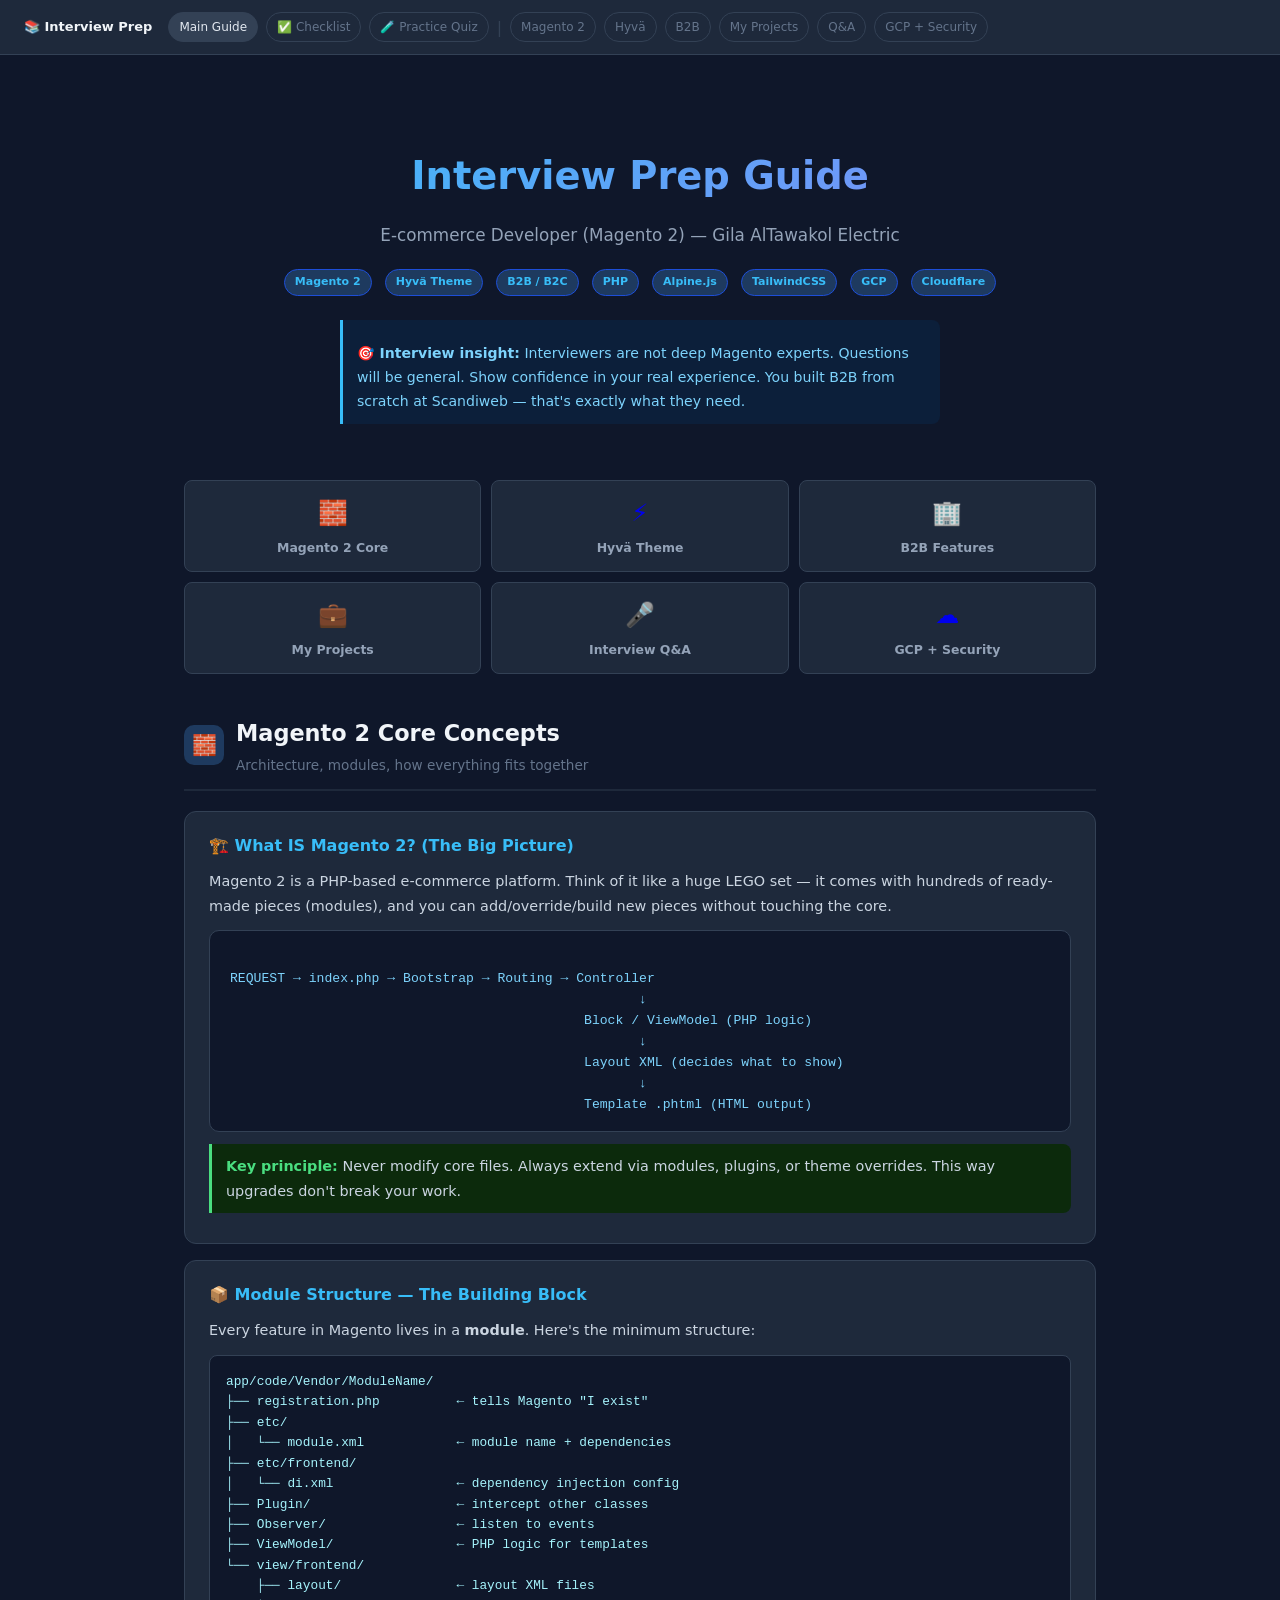
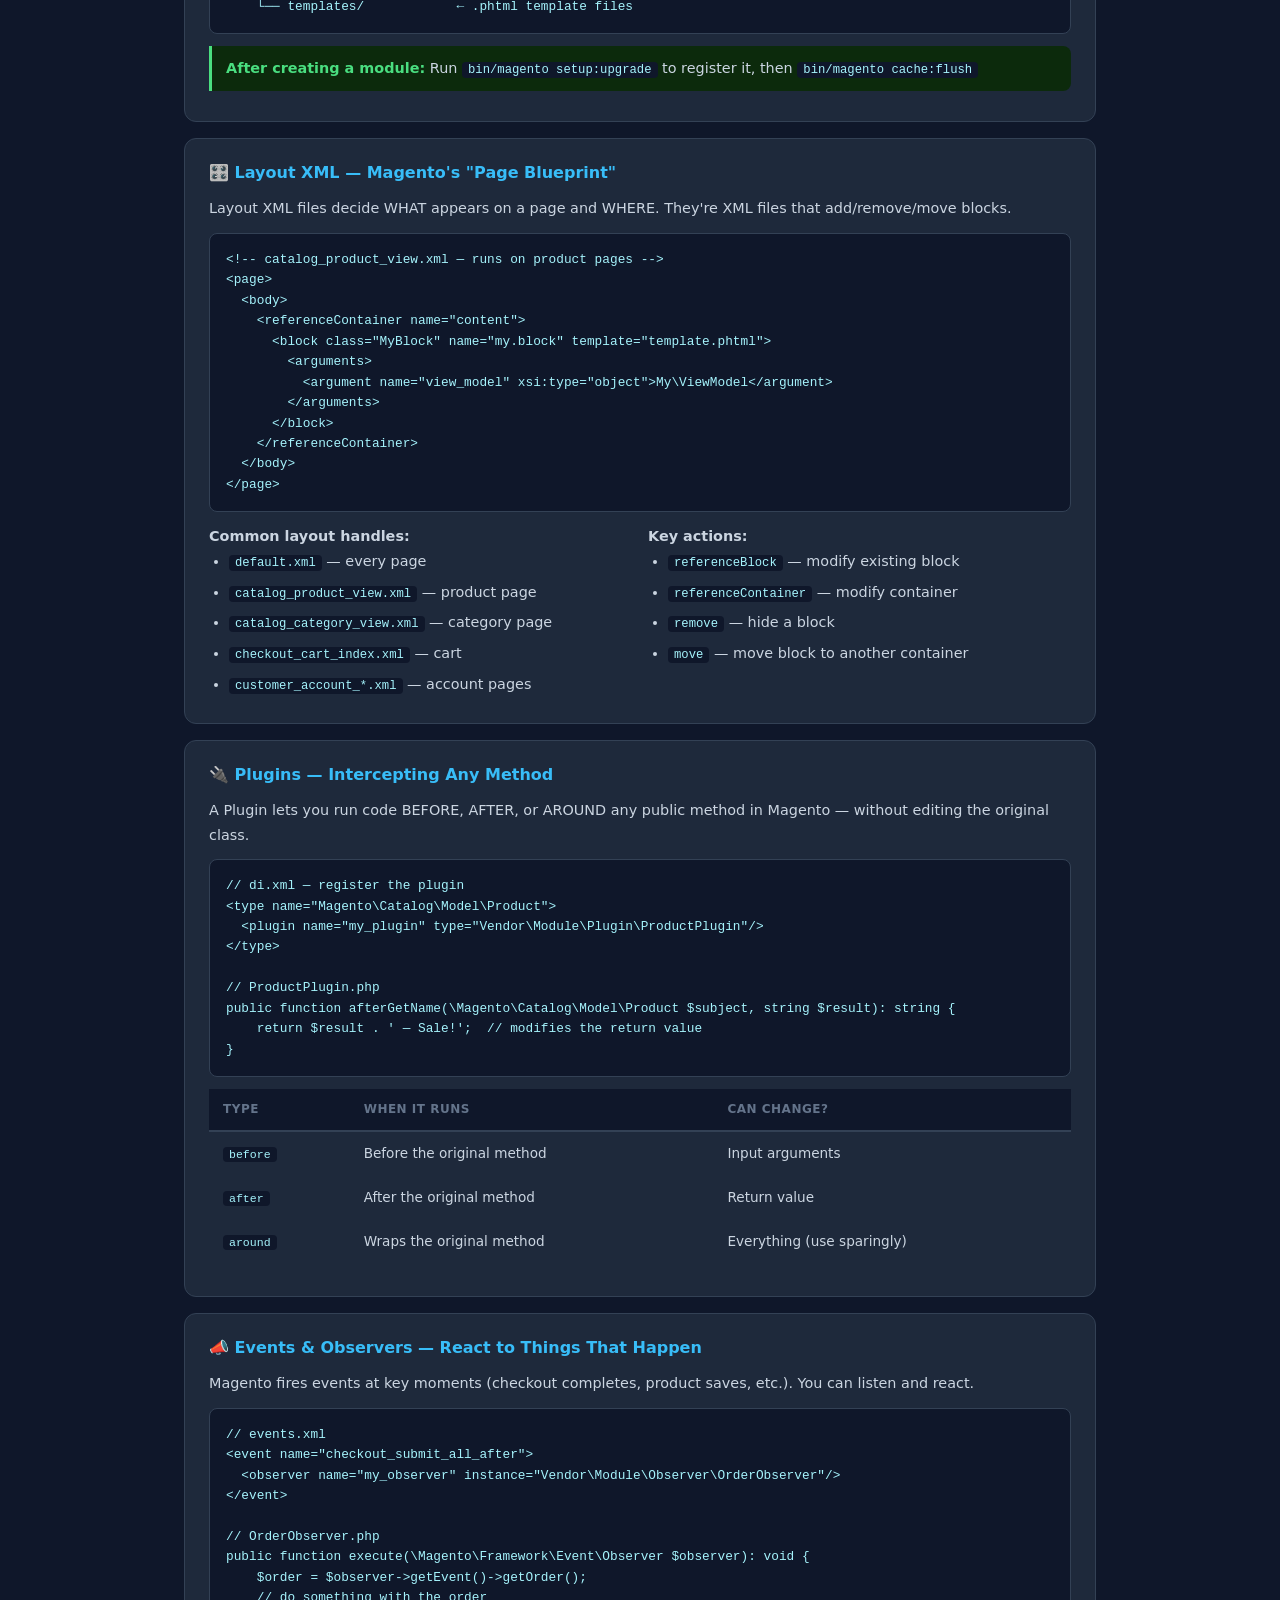
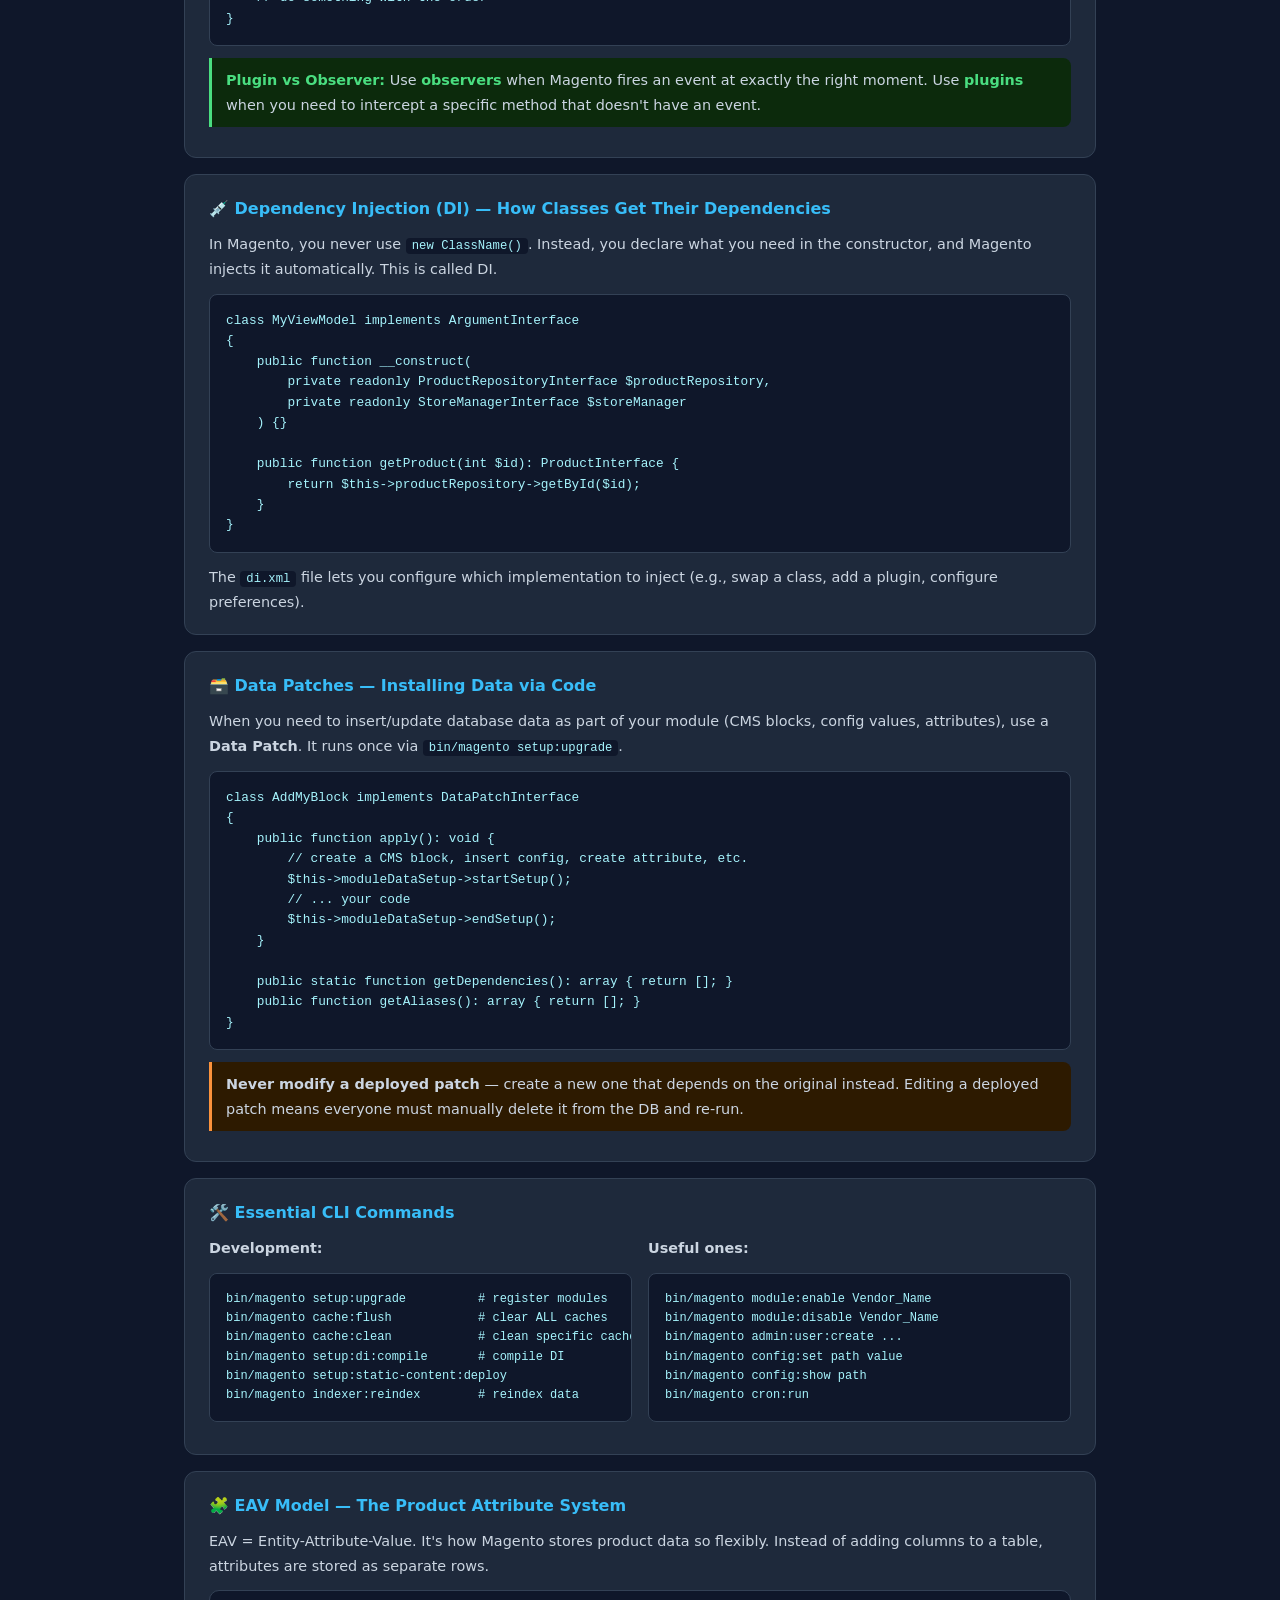
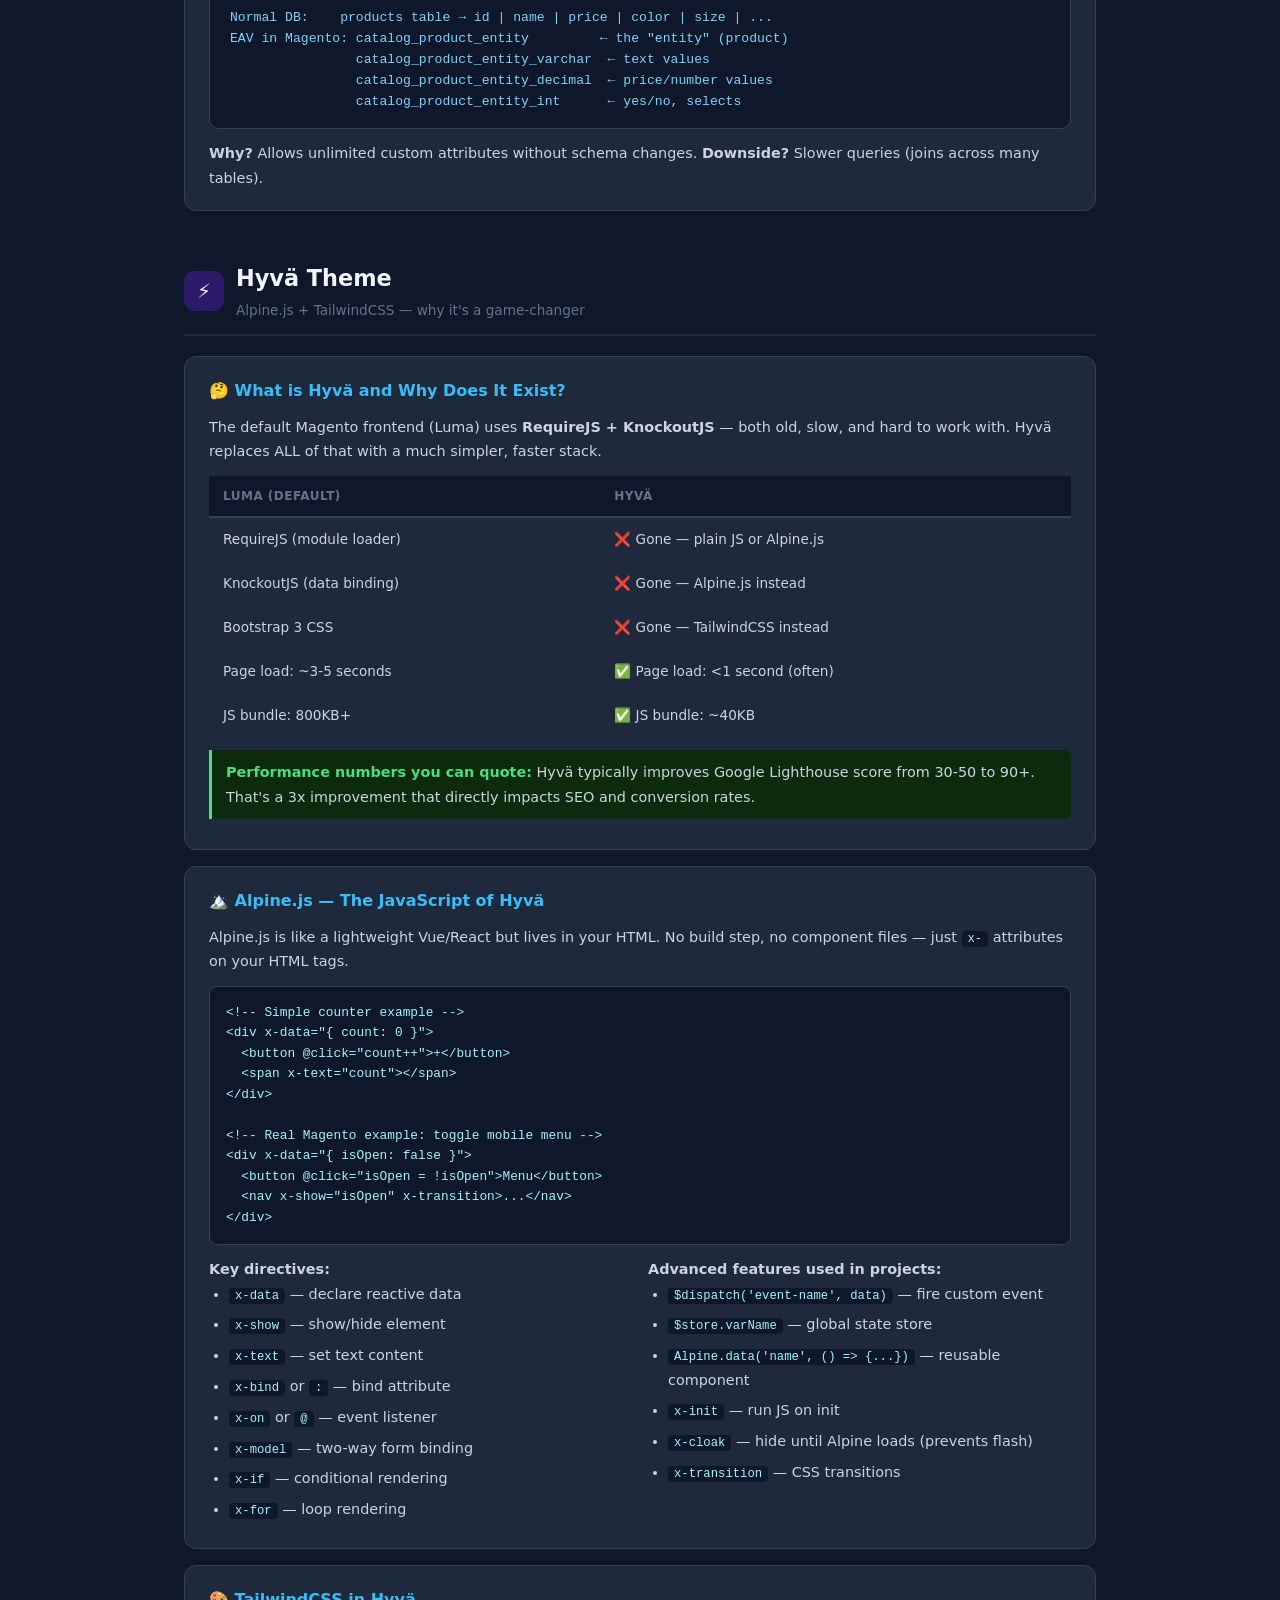
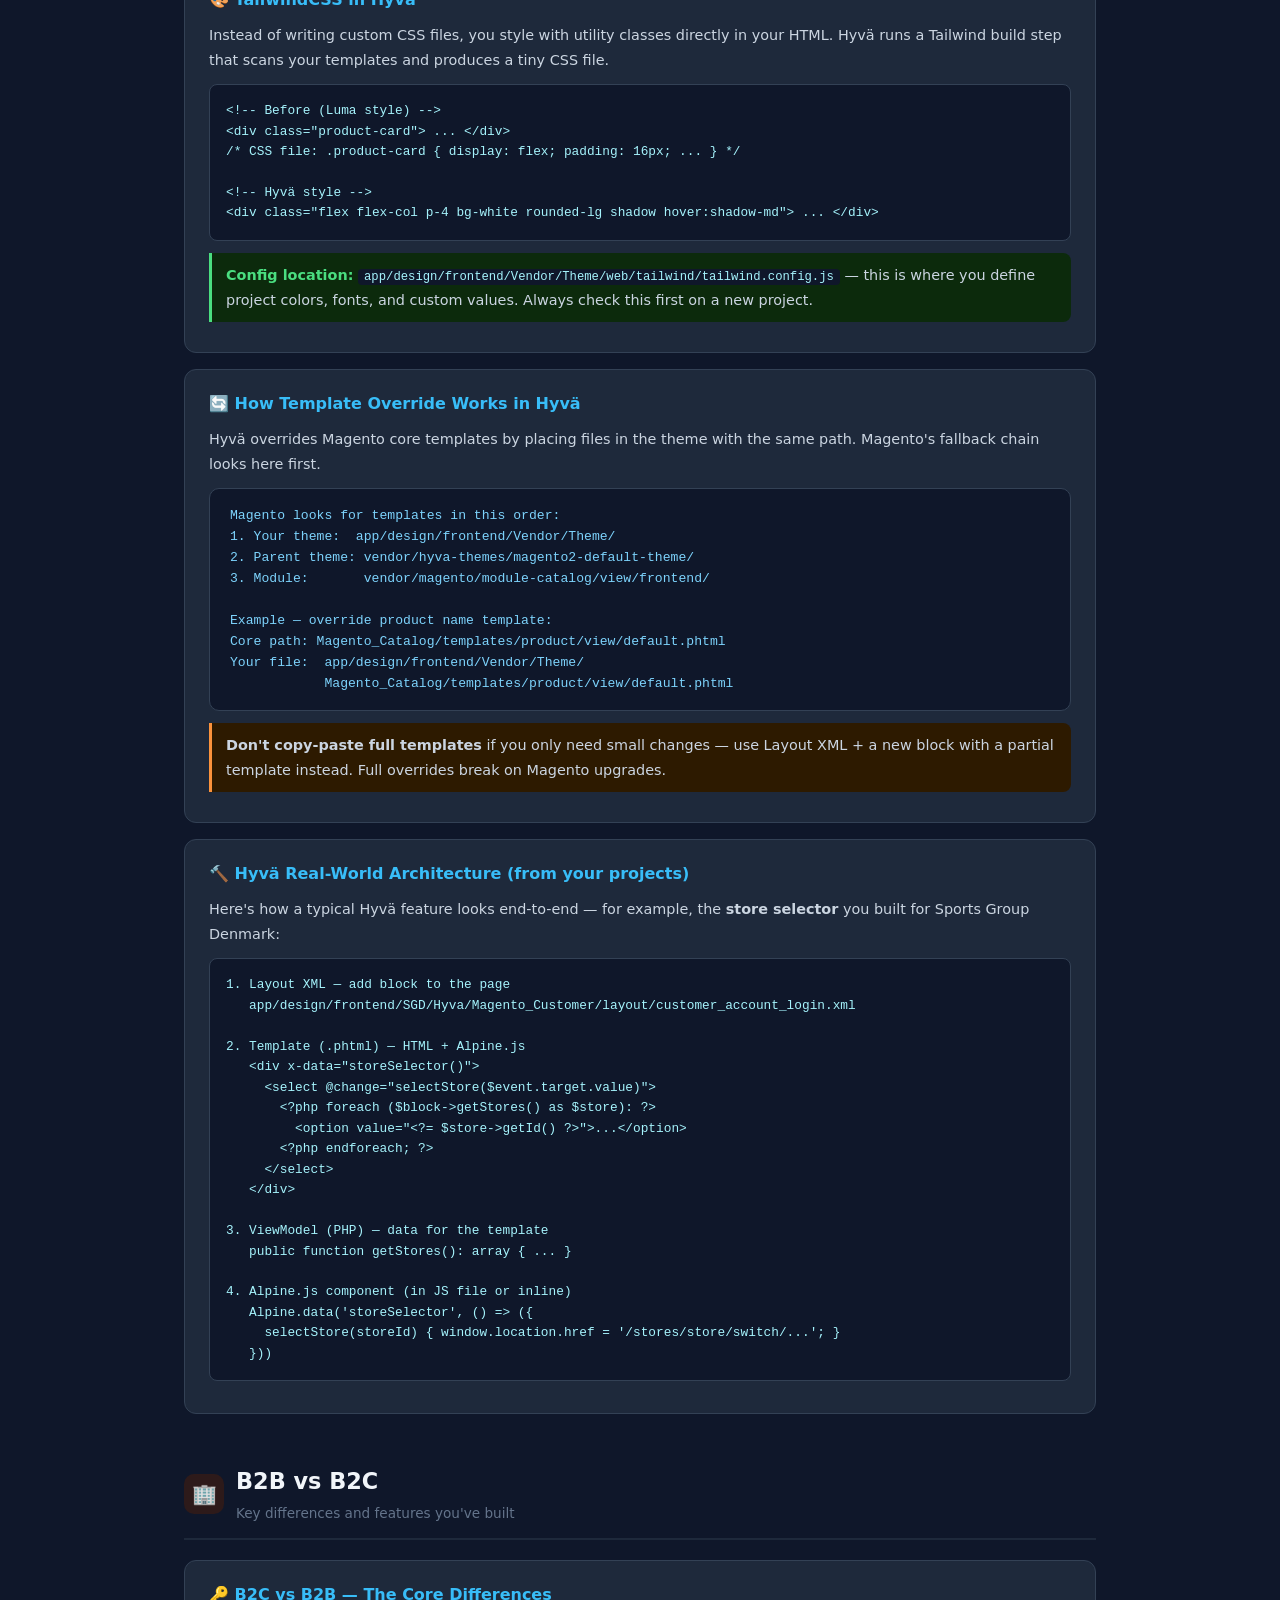
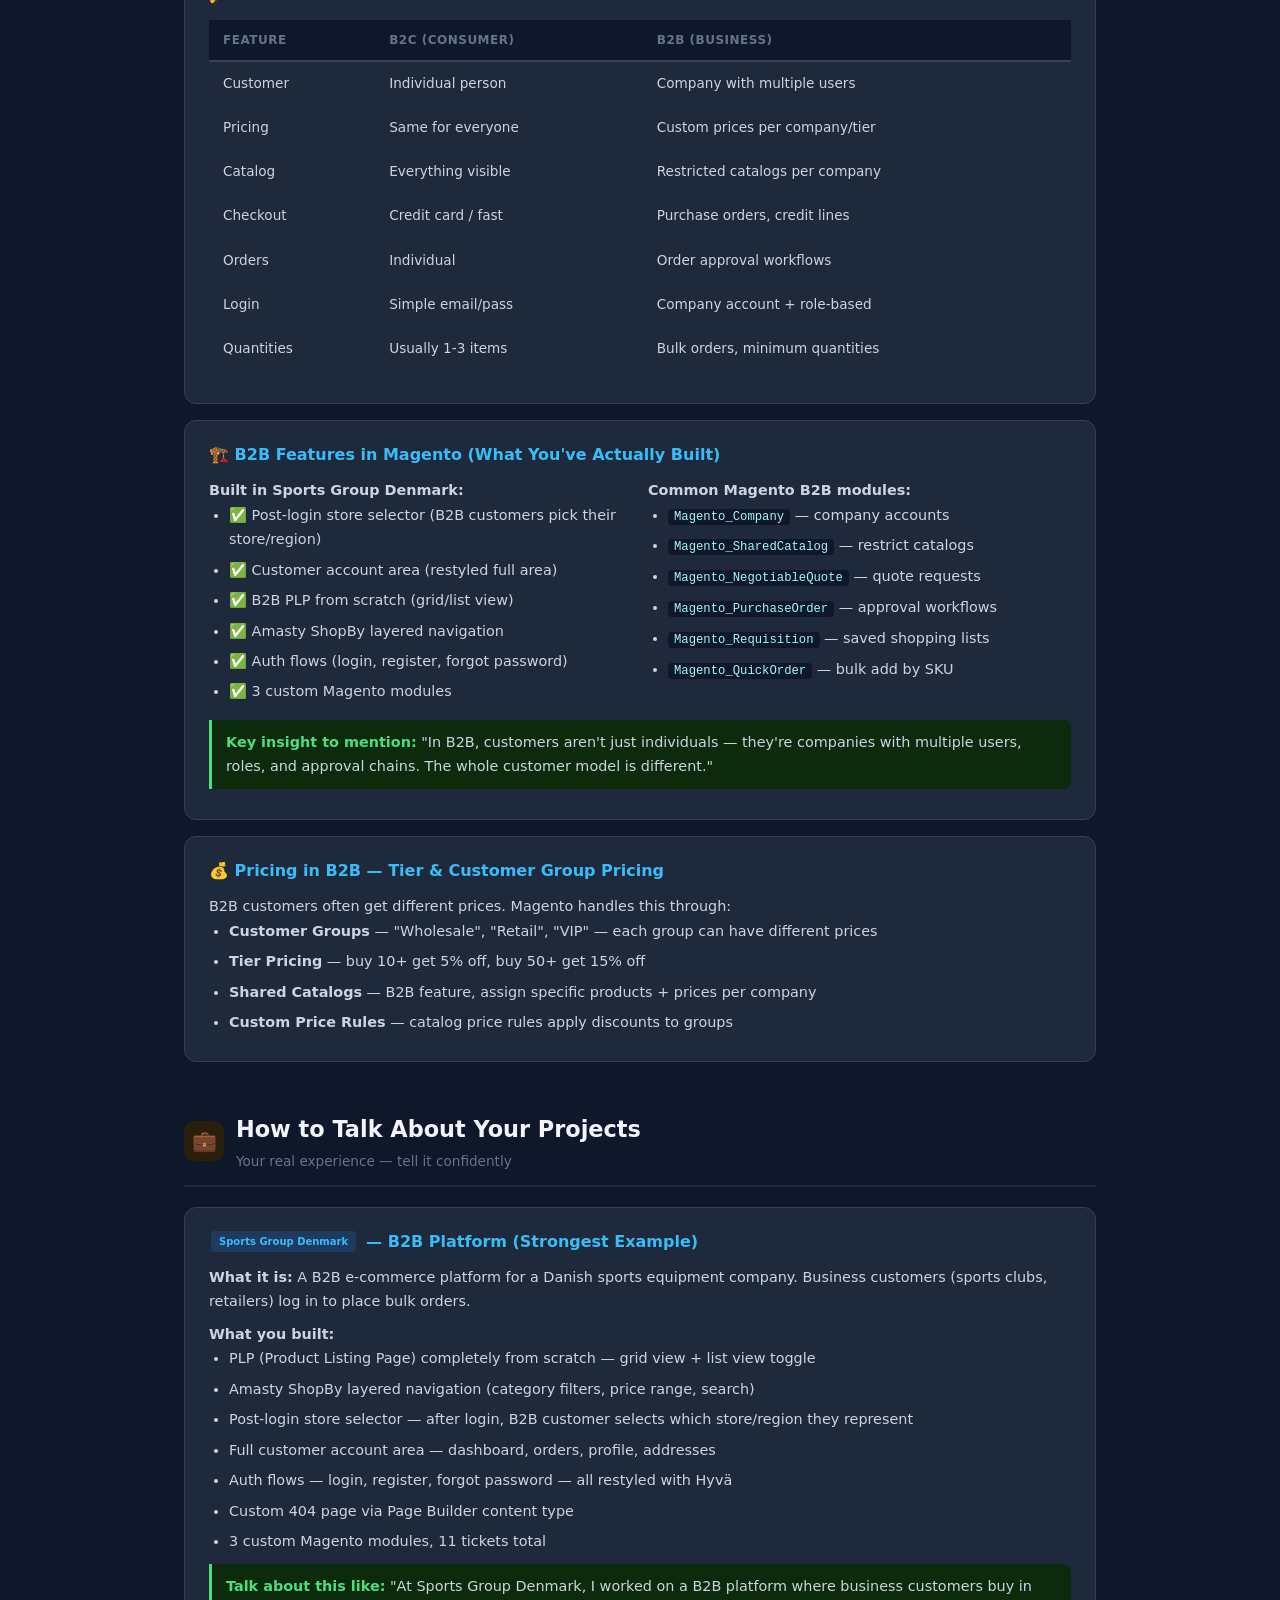
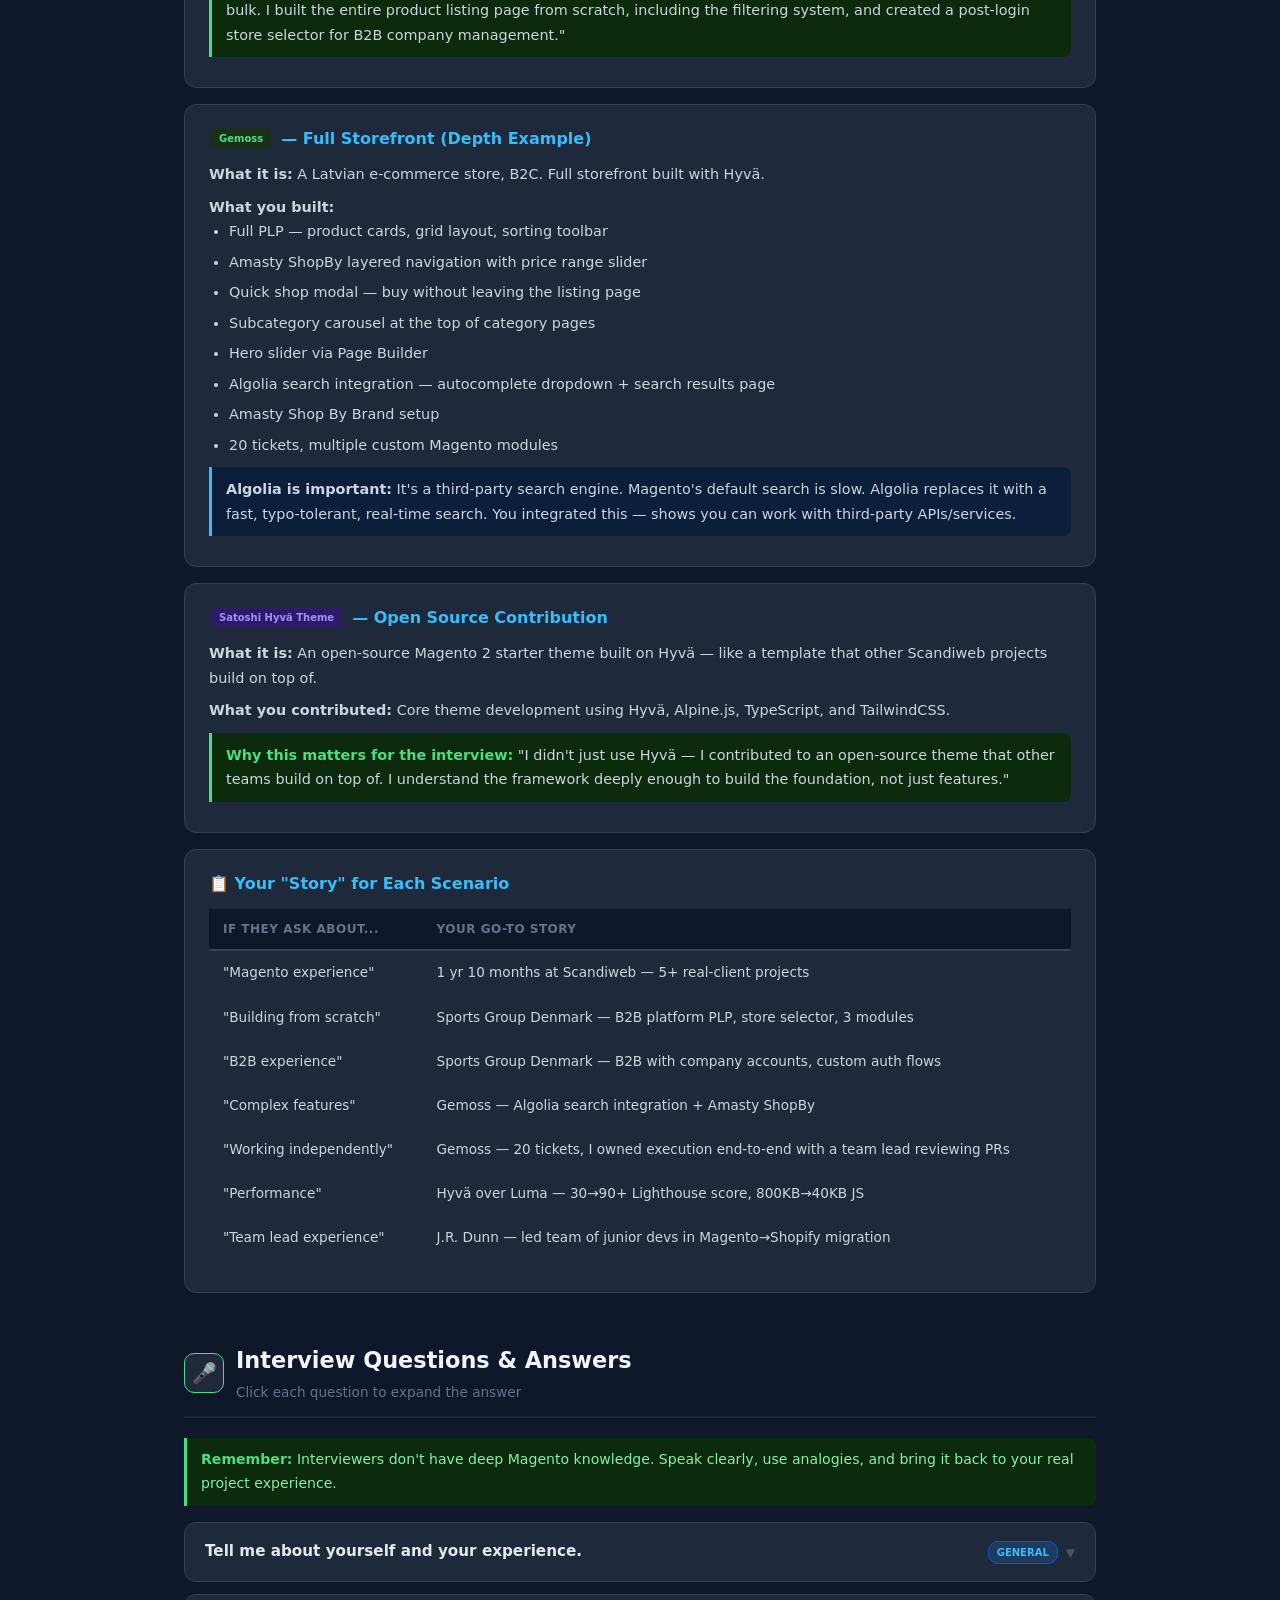
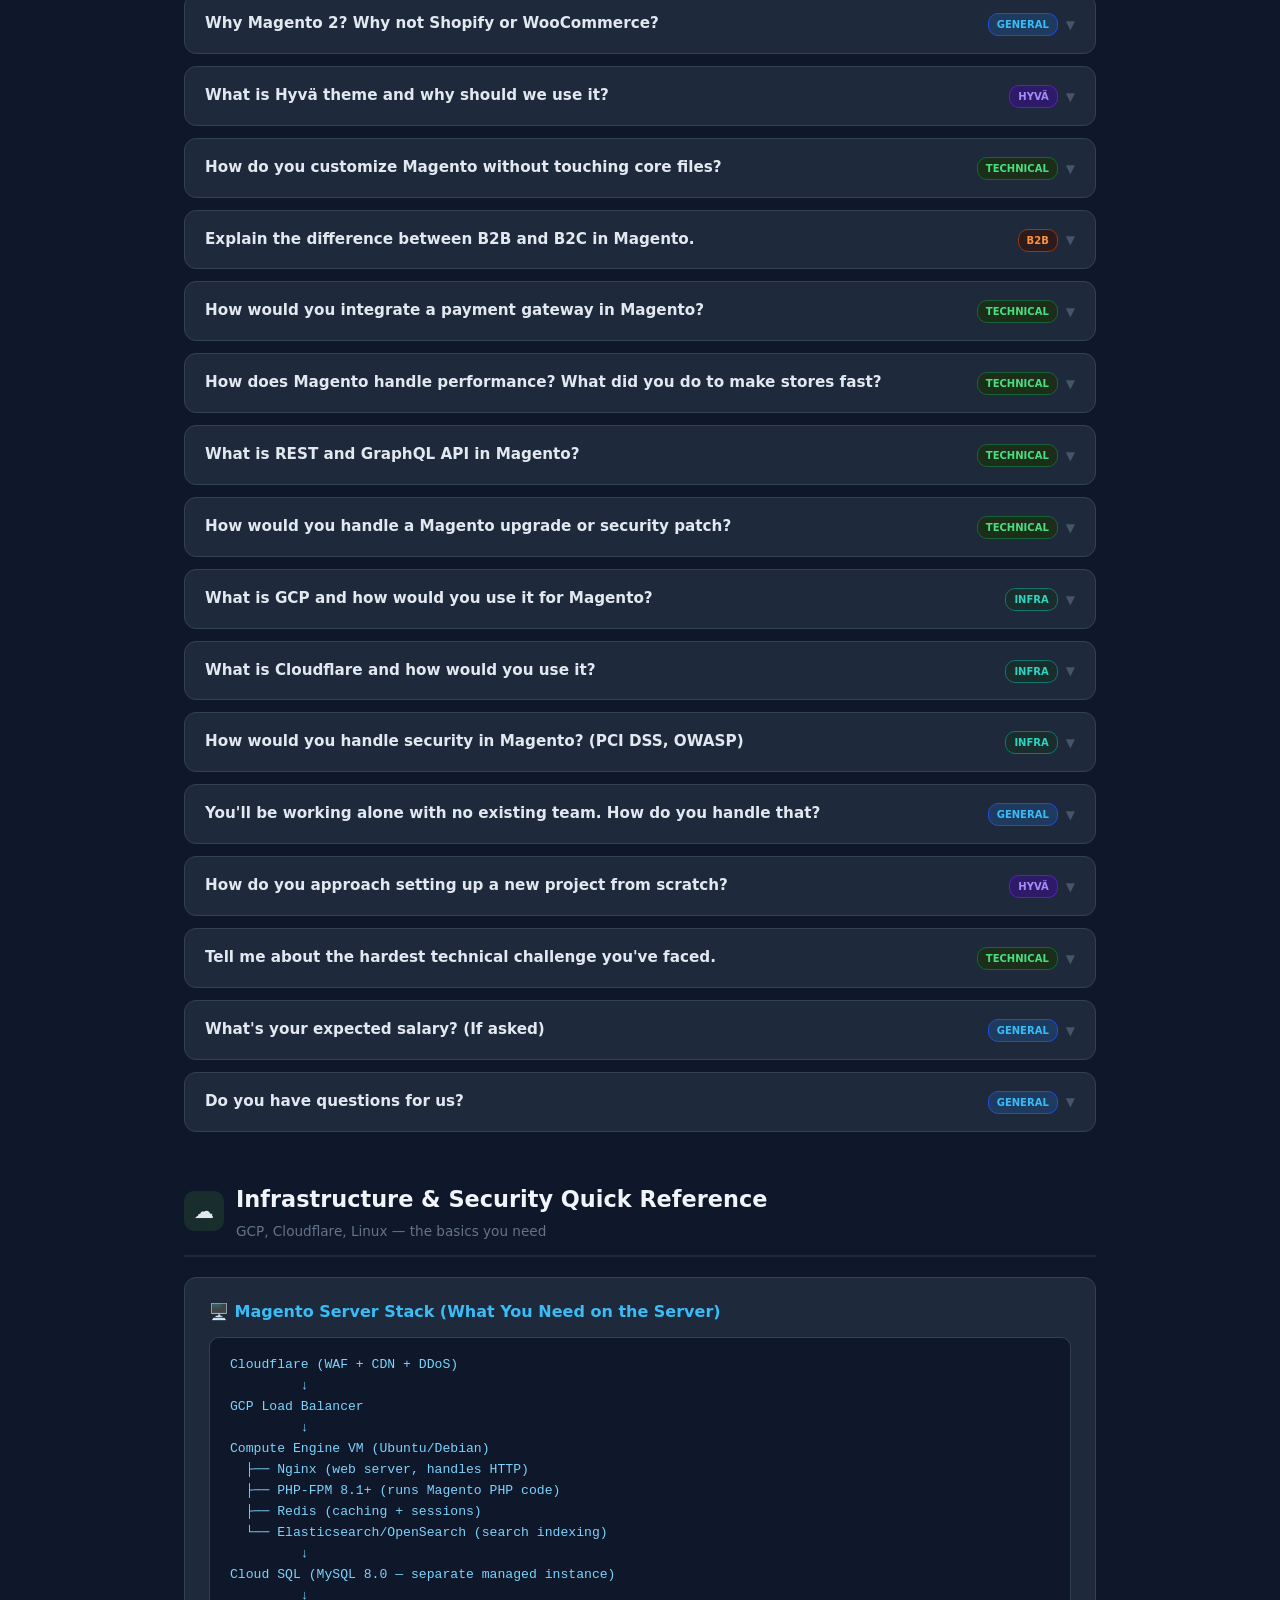
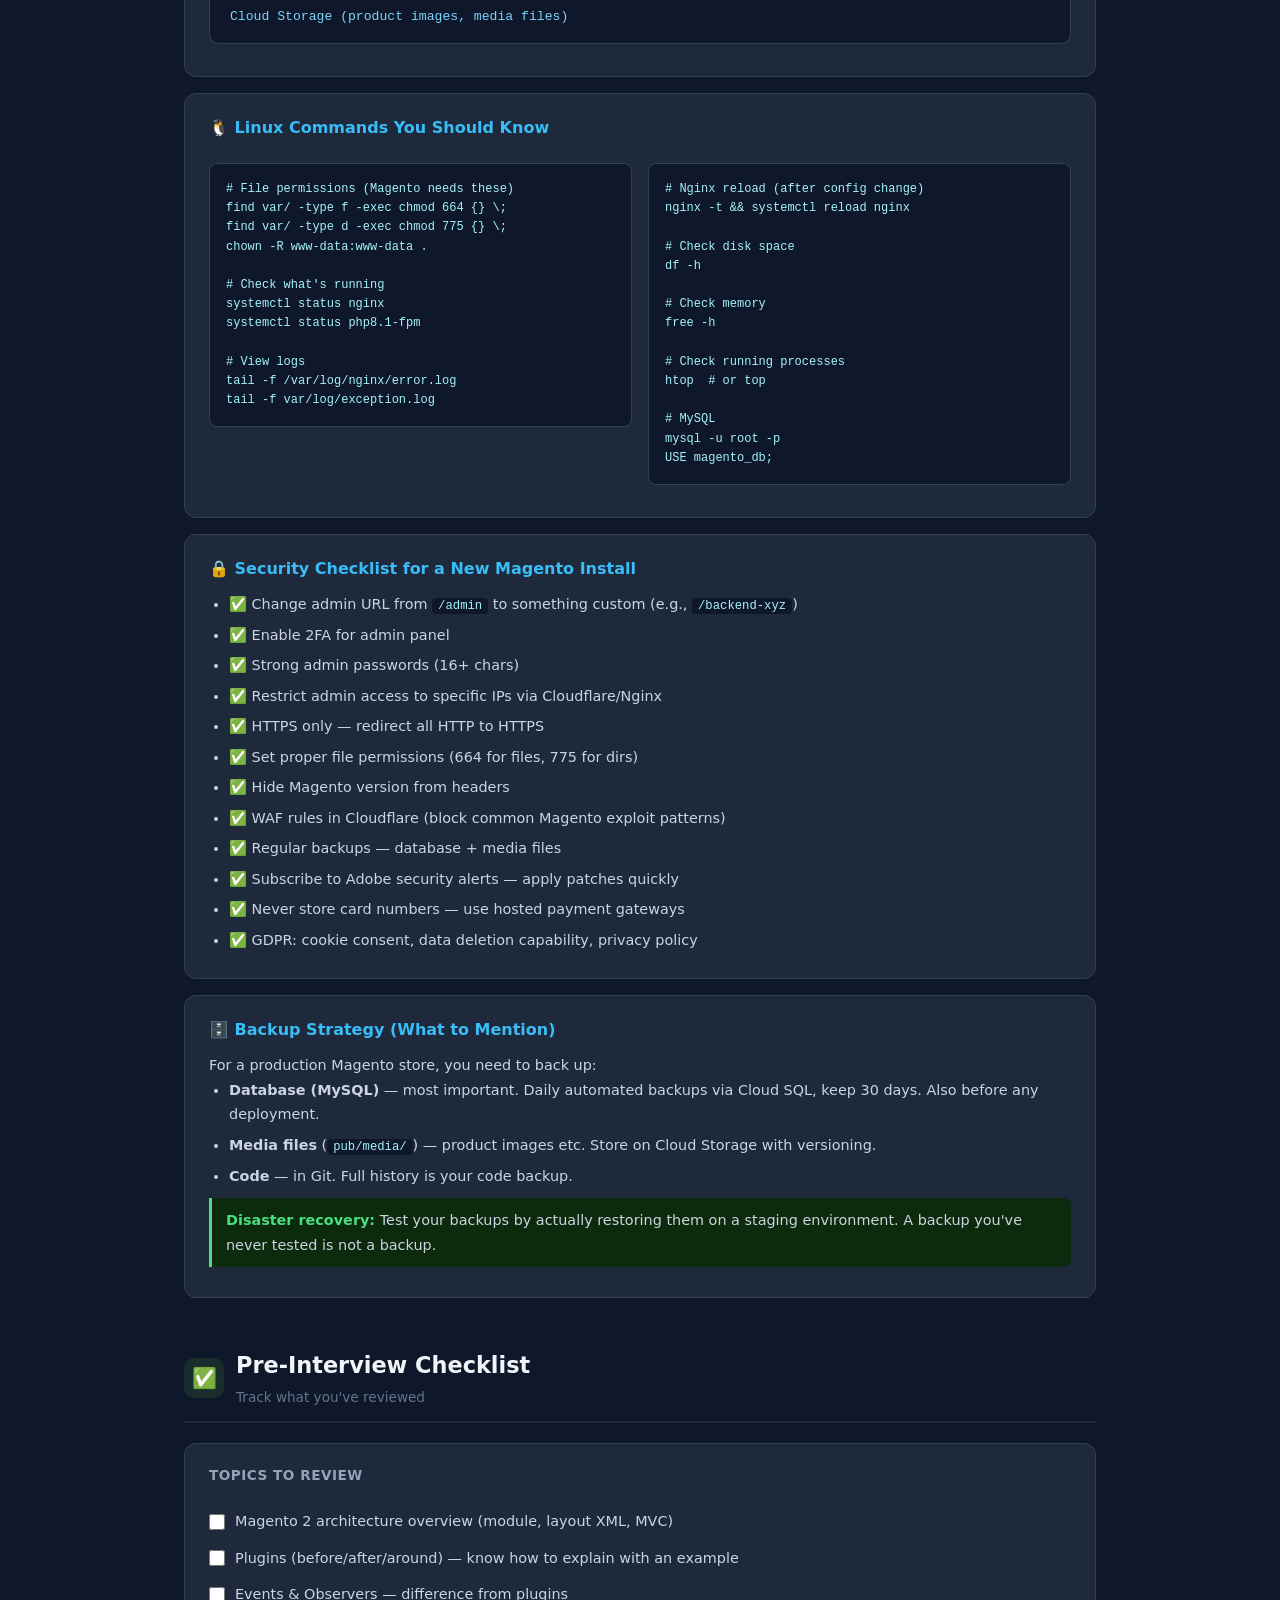
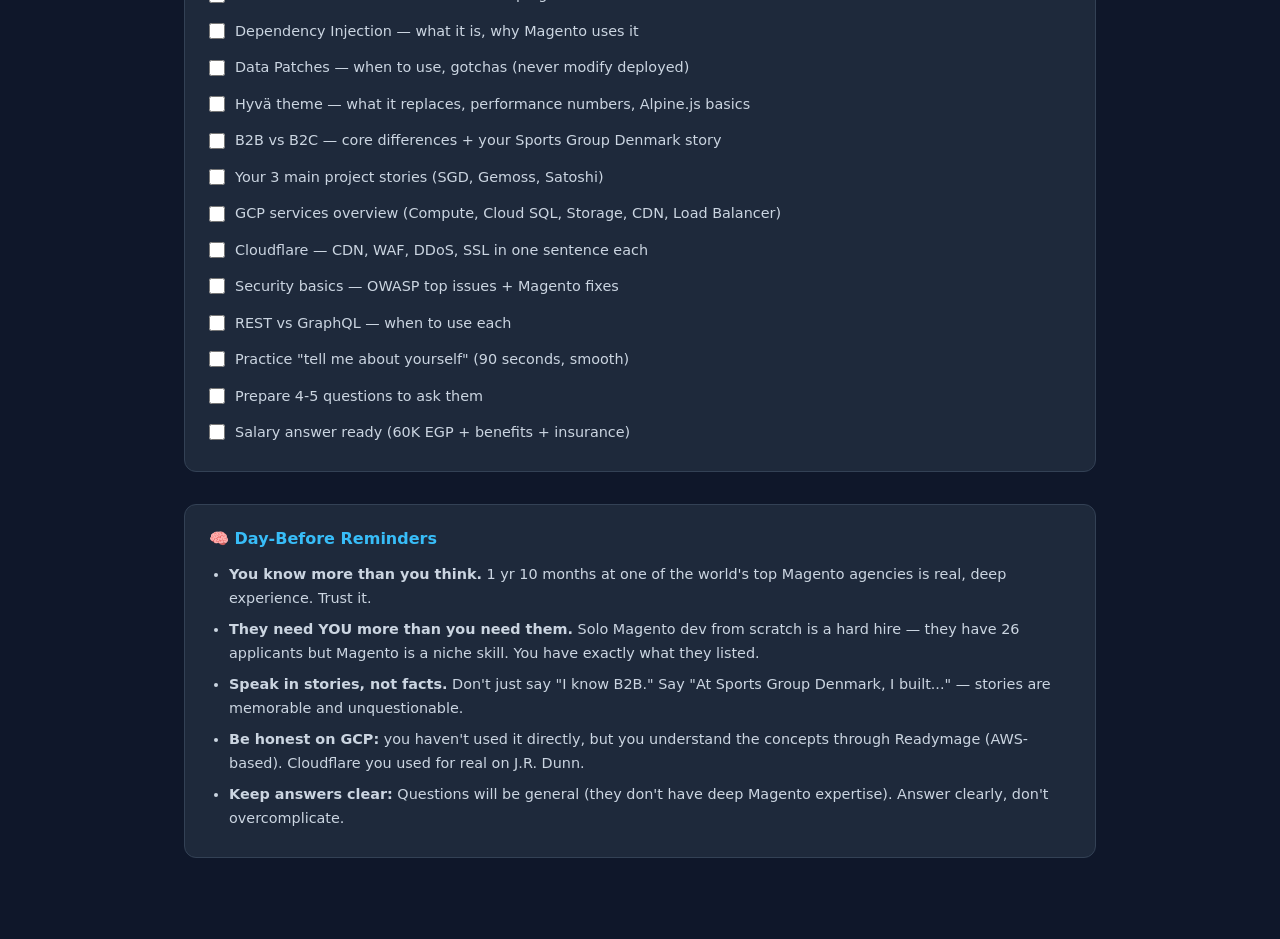
<file: index.html>
<!DOCTYPE html>
<html lang="en">
<head>
  <meta charset="UTF-8">
  <meta name="viewport" content="width=device-width, initial-scale=1.0">
  <link rel="icon" href="data:image/svg+xml,<svg xmlns='http://www.w3.org/2000/svg' viewBox='0 0 100 100'><text y='.9em' font-size='90'>🧠</text></svg>">
  <title>Magento 2 + Hyvä — Interview Prep</title>
  <link rel="stylesheet" href="assets/css/shared.css">
  <link rel="stylesheet" href="assets/css/index.css">
</head>
<body>

<nav>
  <span class="logo">📚 Interview Prep</span>
  <a href="index.html" class="active">Main Guide</a>
  <a href="checklist.html">✅ Checklist</a>
  <a href="quiz.html">🧪 Practice Quiz</a>
  <span class="sep">|</span>
  <a href="#magento">Magento 2</a>
  <a href="#hyva">Hyvä</a>
  <a href="#b2b">B2B</a>
  <a href="#projects">My Projects</a>
  <a href="#questions">Q&A</a>
  <a href="#infra">GCP + Security</a>
</nav>

<div class="container">

  <!-- Hero -->
  <div class="hero">
    <h1>Interview Prep Guide</h1>
    <p>E-commerce Developer (Magento 2) — Gila AlTawakol Electric</p>
    <div style="margin-top: 16px;">
      <span class="badge">Magento 2</span>
      <span class="badge">Hyvä Theme</span>
      <span class="badge">B2B / B2C</span>
      <span class="badge">PHP</span>
      <span class="badge">Alpine.js</span>
      <span class="badge">TailwindCSS</span>
      <span class="badge">GCP</span>
      <span class="badge">Cloudflare</span>
    </div>
    <div class="info" style="text-align: left; max-width: 600px; margin: 20px auto 0;">
      <p>🎯 <strong>Interview insight:</strong> Interviewers are not deep Magento experts. Questions will be general. Show confidence in your real experience. You built B2B from scratch at Scandiweb — that's exactly what they need.</p>
    </div>
  </div>

  <!-- Jump links -->
  <div class="toc-grid" style="margin-bottom: 40px;">
    <a href="#magento" class="toc-item"><div class="toc-icon">🧱</div><div class="toc-label">Magento 2 Core</div></a>
    <a href="#hyva" class="toc-item"><div class="toc-icon">⚡</div><div class="toc-label">Hyvä Theme</div></a>
    <a href="#b2b" class="toc-item"><div class="toc-icon">🏢</div><div class="toc-label">B2B Features</div></a>
    <a href="#projects" class="toc-item"><div class="toc-icon">💼</div><div class="toc-label">My Projects</div></a>
    <a href="#questions" class="toc-item"><div class="toc-icon">🎤</div><div class="toc-label">Interview Q&A</div></a>
    <a href="#infra" class="toc-item"><div class="toc-icon">☁️</div><div class="toc-label">GCP + Security</div></a>
  </div>

  <!-- ===== SECTION 1: MAGENTO 2 CORE ===== -->
  <div class="section" id="magento">
    <div class="section-header">
      <div class="section-icon ic-magento">🧱</div>
      <div>
        <div class="section-title">Magento 2 Core Concepts</div>
        <div class="section-sub">Architecture, modules, how everything fits together</div>
      </div>
    </div>

    <div class="card">
      <h3>🏗️ What IS Magento 2? (The Big Picture)</h3>
      <p>Magento 2 is a PHP-based e-commerce platform. Think of it like a huge LEGO set — it comes with hundreds of ready-made pieces (modules), and you can add/override/build new pieces without touching the core.</p>
      <div class="diagram">
REQUEST → index.php → Bootstrap → Routing → Controller
                                                    ↓
                                             Block / ViewModel (PHP logic)
                                                    ↓
                                             Layout XML (decides what to show)
                                                    ↓
                                             Template .phtml (HTML output)</div>
      <div class="tip"><p><strong>Key principle:</strong> Never modify core files. Always extend via modules, plugins, or theme overrides. This way upgrades don't break your work.</p></div>
    </div>

    <div class="card">
      <h3>📦 Module Structure — The Building Block</h3>
      <p>Every feature in Magento lives in a <strong>module</strong>. Here's the minimum structure:</p>
      <pre>app/code/Vendor/ModuleName/
├── registration.php          ← tells Magento "I exist"
├── etc/
│   └── module.xml            ← module name + dependencies
├── etc/frontend/
│   └── di.xml                ← dependency injection config
├── Plugin/                   ← intercept other classes
├── Observer/                 ← listen to events
├── ViewModel/                ← PHP logic for templates
└── view/frontend/
    ├── layout/               ← layout XML files
    └── templates/            ← .phtml template files</pre>
      <div class="tip"><p><strong>After creating a module:</strong> Run <code>bin/magento setup:upgrade</code> to register it, then <code>bin/magento cache:flush</code></p></div>
    </div>

    <div class="card">
      <h3>🎛️ Layout XML — Magento's "Page Blueprint"</h3>
      <p>Layout XML files decide WHAT appears on a page and WHERE. They're XML files that add/remove/move blocks.</p>
      <pre>&lt;!-- catalog_product_view.xml — runs on product pages --&gt;
&lt;page&gt;
  &lt;body&gt;
    &lt;referenceContainer name="content"&gt;
      &lt;block class="MyBlock" name="my.block" template="template.phtml"&gt;
        &lt;arguments&gt;
          &lt;argument name="view_model" xsi:type="object"&gt;My\ViewModel&lt;/argument&gt;
        &lt;/arguments&gt;
      &lt;/block&gt;
    &lt;/referenceContainer&gt;
  &lt;/body&gt;
&lt;/page&gt;</pre>
      <div class="grid-2">
        <div>
          <p><strong>Common layout handles:</strong></p>
          <ul>
            <li><code>default.xml</code> — every page</li>
            <li><code>catalog_product_view.xml</code> — product page</li>
            <li><code>catalog_category_view.xml</code> — category page</li>
            <li><code>checkout_cart_index.xml</code> — cart</li>
            <li><code>customer_account_*.xml</code> — account pages</li>
          </ul>
        </div>
        <div>
          <p><strong>Key actions:</strong></p>
          <ul>
            <li><code>referenceBlock</code> — modify existing block</li>
            <li><code>referenceContainer</code> — modify container</li>
            <li><code>remove</code> — hide a block</li>
            <li><code>move</code> — move block to another container</li>
          </ul>
        </div>
      </div>
    </div>

    <div class="card">
      <h3>🔌 Plugins — Intercepting Any Method</h3>
      <p>A Plugin lets you run code BEFORE, AFTER, or AROUND any public method in Magento — without editing the original class.</p>
      <pre>// di.xml — register the plugin
&lt;type name="Magento\Catalog\Model\Product"&gt;
  &lt;plugin name="my_plugin" type="Vendor\Module\Plugin\ProductPlugin"/&gt;
&lt;/type&gt;

// ProductPlugin.php
public function afterGetName(\Magento\Catalog\Model\Product $subject, string $result): string {
    return $result . ' — Sale!';  // modifies the return value
}</pre>
      <table>
        <tr><th>Type</th><th>When it runs</th><th>Can change?</th></tr>
        <tr><td><code>before</code></td><td>Before the original method</td><td>Input arguments</td></tr>
        <tr><td><code>after</code></td><td>After the original method</td><td>Return value</td></tr>
        <tr><td><code>around</code></td><td>Wraps the original method</td><td>Everything (use sparingly)</td></tr>
      </table>
    </div>

    <div class="card">
      <h3>📣 Events & Observers — React to Things That Happen</h3>
      <p>Magento fires events at key moments (checkout completes, product saves, etc.). You can listen and react.</p>
      <pre>// events.xml
&lt;event name="checkout_submit_all_after"&gt;
  &lt;observer name="my_observer" instance="Vendor\Module\Observer\OrderObserver"/&gt;
&lt;/event&gt;

// OrderObserver.php
public function execute(\Magento\Framework\Event\Observer $observer): void {
    $order = $observer->getEvent()->getOrder();
    // do something with the order
}</pre>
      <div class="tip"><p><strong>Plugin vs Observer:</strong> Use <strong>observers</strong> when Magento fires an event at exactly the right moment. Use <strong>plugins</strong> when you need to intercept a specific method that doesn't have an event.</p></div>
    </div>

    <div class="card">
      <h3>💉 Dependency Injection (DI) — How Classes Get Their Dependencies</h3>
      <p>In Magento, you never use <code>new ClassName()</code>. Instead, you declare what you need in the constructor, and Magento injects it automatically. This is called DI.</p>
      <pre>class MyViewModel implements ArgumentInterface
{
    public function __construct(
        private readonly ProductRepositoryInterface $productRepository,
        private readonly StoreManagerInterface $storeManager
    ) {}

    public function getProduct(int $id): ProductInterface {
        return $this->productRepository->getById($id);
    }
}</pre>
      <p style="margin-top:8px">The <code>di.xml</code> file lets you configure which implementation to inject (e.g., swap a class, add a plugin, configure preferences).</p>
    </div>

    <div class="card">
      <h3>🗃️ Data Patches — Installing Data via Code</h3>
      <p>When you need to insert/update database data as part of your module (CMS blocks, config values, attributes), use a <strong>Data Patch</strong>. It runs once via <code>bin/magento setup:upgrade</code>.</p>
      <pre>class AddMyBlock implements DataPatchInterface
{
    public function apply(): void {
        // create a CMS block, insert config, create attribute, etc.
        $this->moduleDataSetup->startSetup();
        // ... your code
        $this->moduleDataSetup->endSetup();
    }

    public static function getDependencies(): array { return []; }
    public function getAliases(): array { return []; }
}</pre>
      <div class="warn"><p><strong>Never modify a deployed patch</strong> — create a new one that depends on the original instead. Editing a deployed patch means everyone must manually delete it from the DB and re-run.</p></div>
    </div>

    <div class="card">
      <h3>🛠️ Essential CLI Commands</h3>
      <div class="grid-2">
        <div>
          <p><strong>Development:</strong></p>
          <pre style="font-size:0.75rem">bin/magento setup:upgrade          # register modules
bin/magento cache:flush            # clear ALL caches
bin/magento cache:clean            # clean specific cache
bin/magento setup:di:compile       # compile DI
bin/magento setup:static-content:deploy
bin/magento indexer:reindex        # reindex data</pre>
        </div>
        <div>
          <p><strong>Useful ones:</strong></p>
          <pre style="font-size:0.75rem">bin/magento module:enable Vendor_Name
bin/magento module:disable Vendor_Name
bin/magento admin:user:create ...
bin/magento config:set path value
bin/magento config:show path
bin/magento cron:run</pre>
        </div>
      </div>
    </div>

    <div class="card">
      <h3>🧩 EAV Model — The Product Attribute System</h3>
      <p>EAV = Entity-Attribute-Value. It's how Magento stores product data so flexibly. Instead of adding columns to a table, attributes are stored as separate rows.</p>
      <div class="diagram">Normal DB:    products table → id | name | price | color | size | ...
EAV in Magento: catalog_product_entity         ← the "entity" (product)
                catalog_product_entity_varchar  ← text values
                catalog_product_entity_decimal  ← price/number values
                catalog_product_entity_int      ← yes/no, selects</div>
      <p style="margin-top:8px"><strong>Why?</strong> Allows unlimited custom attributes without schema changes. <strong>Downside?</strong> Slower queries (joins across many tables).</p>
    </div>

  </div>

  <!-- ===== SECTION 2: HYVÄ ===== -->
  <div class="section" id="hyva">
    <div class="section-header">
      <div class="section-icon ic-hyva">⚡</div>
      <div>
        <div class="section-title">Hyvä Theme</div>
        <div class="section-sub">Alpine.js + TailwindCSS — why it's a game-changer</div>
      </div>
    </div>

    <div class="card">
      <h3>🤔 What is Hyvä and Why Does It Exist?</h3>
      <p>The default Magento frontend (Luma) uses <strong>RequireJS + KnockoutJS</strong> — both old, slow, and hard to work with. Hyvä replaces ALL of that with a much simpler, faster stack.</p>
      <table>
        <tr><th>Luma (default)</th><th>Hyvä</th></tr>
        <tr><td>RequireJS (module loader)</td><td>❌ Gone — plain JS or Alpine.js</td></tr>
        <tr><td>KnockoutJS (data binding)</td><td>❌ Gone — Alpine.js instead</td></tr>
        <tr><td>Bootstrap 3 CSS</td><td>❌ Gone — TailwindCSS instead</td></tr>
        <tr><td>Page load: ~3-5 seconds</td><td>✅ Page load: &lt;1 second (often)</td></tr>
        <tr><td>JS bundle: 800KB+</td><td>✅ JS bundle: ~40KB</td></tr>
      </table>
      <div class="tip"><p><strong>Performance numbers you can quote:</strong> Hyvä typically improves Google Lighthouse score from 30-50 to 90+. That's a 3x improvement that directly impacts SEO and conversion rates.</p></div>
    </div>

    <div class="card">
      <h3>🏔️ Alpine.js — The JavaScript of Hyvä</h3>
      <p>Alpine.js is like a lightweight Vue/React but lives in your HTML. No build step, no component files — just <code>x-</code> attributes on your HTML tags.</p>
      <pre>&lt;!-- Simple counter example --&gt;
&lt;div x-data="{ count: 0 }"&gt;
  &lt;button @click="count++"&gt;+&lt;/button&gt;
  &lt;span x-text="count"&gt;&lt;/span&gt;
&lt;/div&gt;

&lt;!-- Real Magento example: toggle mobile menu --&gt;
&lt;div x-data="{ isOpen: false }"&gt;
  &lt;button @click="isOpen = !isOpen"&gt;Menu&lt;/button&gt;
  &lt;nav x-show="isOpen" x-transition&gt;...&lt;/nav&gt;
&lt;/div&gt;</pre>
      <div class="grid-2">
        <div>
          <p><strong>Key directives:</strong></p>
          <ul>
            <li><code>x-data</code> — declare reactive data</li>
            <li><code>x-show</code> — show/hide element</li>
            <li><code>x-text</code> — set text content</li>
            <li><code>x-bind</code> or <code>:</code> — bind attribute</li>
            <li><code>x-on</code> or <code>@</code> — event listener</li>
            <li><code>x-model</code> — two-way form binding</li>
            <li><code>x-if</code> — conditional rendering</li>
            <li><code>x-for</code> — loop rendering</li>
          </ul>
        </div>
        <div>
          <p><strong>Advanced features used in projects:</strong></p>
          <ul>
            <li><code>$dispatch('event-name', data)</code> — fire custom event</li>
            <li><code>$store.varName</code> — global state store</li>
            <li><code>Alpine.data('name', () => {...})</code> — reusable component</li>
            <li><code>x-init</code> — run JS on init</li>
            <li><code>x-cloak</code> — hide until Alpine loads (prevents flash)</li>
            <li><code>x-transition</code> — CSS transitions</li>
          </ul>
        </div>
      </div>
    </div>

    <div class="card">
      <h3>🎨 TailwindCSS in Hyvä</h3>
      <p>Instead of writing custom CSS files, you style with utility classes directly in your HTML. Hyvä runs a Tailwind build step that scans your templates and produces a tiny CSS file.</p>
      <pre>&lt;!-- Before (Luma style) --&gt;
&lt;div class="product-card"&gt; ... &lt;/div&gt;
/* CSS file: .product-card { display: flex; padding: 16px; ... } */

&lt;!-- Hyvä style --&gt;
&lt;div class="flex flex-col p-4 bg-white rounded-lg shadow hover:shadow-md"&gt; ... &lt;/div&gt;</pre>
      <div class="tip"><p><strong>Config location:</strong> <code>app/design/frontend/Vendor/Theme/web/tailwind/tailwind.config.js</code> — this is where you define project colors, fonts, and custom values. Always check this first on a new project.</p></div>
    </div>

    <div class="card">
      <h3>🔄 How Template Override Works in Hyvä</h3>
      <p>Hyvä overrides Magento core templates by placing files in the theme with the same path. Magento's fallback chain looks here first.</p>
      <div class="diagram">Magento looks for templates in this order:
1. Your theme:  app/design/frontend/Vendor/Theme/
2. Parent theme: vendor/hyva-themes/magento2-default-theme/
3. Module:       vendor/magento/module-catalog/view/frontend/

Example — override product name template:
Core path: Magento_Catalog/templates/product/view/default.phtml
Your file:  app/design/frontend/Vendor/Theme/
            Magento_Catalog/templates/product/view/default.phtml</div>
      <div class="warn"><p><strong>Don't copy-paste full templates</strong> if you only need small changes — use Layout XML + a new block with a partial template instead. Full overrides break on Magento upgrades.</p></div>
    </div>

    <div class="card">
      <h3>🔨 Hyvä Real-World Architecture (from your projects)</h3>
      <p>Here's how a typical Hyvä feature looks end-to-end — for example, the <strong>store selector</strong> you built for Sports Group Denmark:</p>
      <pre>1. Layout XML — add block to the page
   app/design/frontend/SGD/Hyva/Magento_Customer/layout/customer_account_login.xml

2. Template (.phtml) — HTML + Alpine.js
   &lt;div x-data="storeSelector()"&gt;
     &lt;select @change="selectStore($event.target.value)"&gt;
       &lt;?php foreach ($block->getStores() as $store): ?&gt;
         &lt;option value="&lt;?= $store->getId() ?&gt;"&gt;...&lt;/option&gt;
       &lt;?php endforeach; ?&gt;
     &lt;/select&gt;
   &lt;/div&gt;

3. ViewModel (PHP) — data for the template
   public function getStores(): array { ... }

4. Alpine.js component (in JS file or inline)
   Alpine.data('storeSelector', () => ({
     selectStore(storeId) { window.location.href = '/stores/store/switch/...'; }
   }))</pre>
    </div>

  </div>

  <!-- ===== SECTION 3: B2B ===== -->
  <div class="section" id="b2b">
    <div class="section-header">
      <div class="section-icon ic-b2b">🏢</div>
      <div>
        <div class="section-title">B2B vs B2C</div>
        <div class="section-sub">Key differences and features you've built</div>
      </div>
    </div>

    <div class="card">
      <h3>🔑 B2C vs B2B — The Core Differences</h3>
      <table>
        <tr><th>Feature</th><th>B2C (Consumer)</th><th>B2B (Business)</th></tr>
        <tr><td>Customer</td><td>Individual person</td><td>Company with multiple users</td></tr>
        <tr><td>Pricing</td><td>Same for everyone</td><td>Custom prices per company/tier</td></tr>
        <tr><td>Catalog</td><td>Everything visible</td><td>Restricted catalogs per company</td></tr>
        <tr><td>Checkout</td><td>Credit card / fast</td><td>Purchase orders, credit lines</td></tr>
        <tr><td>Orders</td><td>Individual</td><td>Order approval workflows</td></tr>
        <tr><td>Login</td><td>Simple email/pass</td><td>Company account + role-based</td></tr>
        <tr><td>Quantities</td><td>Usually 1-3 items</td><td>Bulk orders, minimum quantities</td></tr>
      </table>
    </div>

    <div class="card">
      <h3>🏗️ B2B Features in Magento (What You've Actually Built)</h3>
      <div class="grid-2">
        <div>
          <p><strong>Built in Sports Group Denmark:</strong></p>
          <ul>
            <li>✅ Post-login store selector (B2B customers pick their store/region)</li>
            <li>✅ Customer account area (restyled full area)</li>
            <li>✅ B2B PLP from scratch (grid/list view)</li>
            <li>✅ Amasty ShopBy layered navigation</li>
            <li>✅ Auth flows (login, register, forgot password)</li>
            <li>✅ 3 custom Magento modules</li>
          </ul>
        </div>
        <div>
          <p><strong>Common Magento B2B modules:</strong></p>
          <ul>
            <li><code>Magento_Company</code> — company accounts</li>
            <li><code>Magento_SharedCatalog</code> — restrict catalogs</li>
            <li><code>Magento_NegotiableQuote</code> — quote requests</li>
            <li><code>Magento_PurchaseOrder</code> — approval workflows</li>
            <li><code>Magento_Requisition</code> — saved shopping lists</li>
            <li><code>Magento_QuickOrder</code> — bulk add by SKU</li>
          </ul>
        </div>
      </div>
      <div class="tip"><p><strong>Key insight to mention:</strong> "In B2B, customers aren't just individuals — they're companies with multiple users, roles, and approval chains. The whole customer model is different."</p></div>
    </div>

    <div class="card">
      <h3>💰 Pricing in B2B — Tier & Customer Group Pricing</h3>
      <p>B2B customers often get different prices. Magento handles this through:</p>
      <ul>
        <li><strong>Customer Groups</strong> — "Wholesale", "Retail", "VIP" — each group can have different prices</li>
        <li><strong>Tier Pricing</strong> — buy 10+ get 5% off, buy 50+ get 15% off</li>
        <li><strong>Shared Catalogs</strong> — B2B feature, assign specific products + prices per company</li>
        <li><strong>Custom Price Rules</strong> — catalog price rules apply discounts to groups</li>
      </ul>
    </div>

  </div>

  <!-- ===== SECTION 4: PROJECTS ===== -->
  <div class="section" id="projects">
    <div class="section-header">
      <div class="section-icon ic-proj">💼</div>
      <div>
        <div class="section-title">How to Talk About Your Projects</div>
        <div class="section-sub">Your real experience — tell it confidently</div>
      </div>
    </div>

    <div class="card">
      <h3><span class="project-badge pb-sgd">Sports Group Denmark</span> — B2B Platform (Strongest Example)</h3>
      <p><strong>What it is:</strong> A B2B e-commerce platform for a Danish sports equipment company. Business customers (sports clubs, retailers) log in to place bulk orders.</p>
      <p style="margin-top: 8px"><strong>What you built:</strong></p>
      <ul>
        <li>PLP (Product Listing Page) completely from scratch — grid view + list view toggle</li>
        <li>Amasty ShopBy layered navigation (category filters, price range, search)</li>
        <li>Post-login store selector — after login, B2B customer selects which store/region they represent</li>
        <li>Full customer account area — dashboard, orders, profile, addresses</li>
        <li>Auth flows — login, register, forgot password — all restyled with Hyvä</li>
        <li>Custom 404 page via Page Builder content type</li>
        <li>3 custom Magento modules, 11 tickets total</li>
      </ul>
      <div class="tip"><p><strong>Talk about this like:</strong> "At Sports Group Denmark, I worked on a B2B platform where business customers buy in bulk. I built the entire product listing page from scratch, including the filtering system, and created a post-login store selector for B2B company management."</p></div>
    </div>

    <div class="card">
      <h3><span class="project-badge pb-gem">Gemoss</span> — Full Storefront (Depth Example)</h3>
      <p><strong>What it is:</strong> A Latvian e-commerce store, B2C. Full storefront built with Hyvä.</p>
      <p style="margin-top: 8px"><strong>What you built:</strong></p>
      <ul>
        <li>Full PLP — product cards, grid layout, sorting toolbar</li>
        <li>Amasty ShopBy layered navigation with price range slider</li>
        <li>Quick shop modal — buy without leaving the listing page</li>
        <li>Subcategory carousel at the top of category pages</li>
        <li>Hero slider via Page Builder</li>
        <li>Algolia search integration — autocomplete dropdown + search results page</li>
        <li>Amasty Shop By Brand setup</li>
        <li>20 tickets, multiple custom Magento modules</li>
      </ul>
      <div class="info"><p><strong>Algolia is important:</strong> It's a third-party search engine. Magento's default search is slow. Algolia replaces it with a fast, typo-tolerant, real-time search. You integrated this — shows you can work with third-party APIs/services.</p></div>
    </div>

    <div class="card">
      <h3><span class="project-badge pb-sat">Satoshi Hyvä Theme</span> — Open Source Contribution</h3>
      <p><strong>What it is:</strong> An open-source Magento 2 starter theme built on Hyvä — like a template that other Scandiweb projects build on top of.</p>
      <p style="margin-top: 8px"><strong>What you contributed:</strong> Core theme development using Hyvä, Alpine.js, TypeScript, and TailwindCSS.</p>
      <div class="tip"><p><strong>Why this matters for the interview:</strong> "I didn't just use Hyvä — I contributed to an open-source theme that other teams build on top of. I understand the framework deeply enough to build the foundation, not just features."</p></div>
    </div>

    <div class="card">
      <h3>📋 Your "Story" for Each Scenario</h3>
      <table>
        <tr><th>If they ask about...</th><th>Your go-to story</th></tr>
        <tr><td>"Magento experience"</td><td>1 yr 10 months at Scandiweb — 5+ real-client projects</td></tr>
        <tr><td>"Building from scratch"</td><td>Sports Group Denmark — B2B platform PLP, store selector, 3 modules</td></tr>
        <tr><td>"B2B experience"</td><td>Sports Group Denmark — B2B with company accounts, custom auth flows</td></tr>
        <tr><td>"Complex features"</td><td>Gemoss — Algolia search integration + Amasty ShopBy</td></tr>
        <tr><td>"Working independently"</td><td>Gemoss — 20 tickets, I owned execution end-to-end with a team lead reviewing PRs</td></tr>
        <tr><td>"Performance"</td><td>Hyvä over Luma — 30→90+ Lighthouse score, 800KB→40KB JS</td></tr>
        <tr><td>"Team lead experience"</td><td>J.R. Dunn — led team of junior devs in Magento→Shopify migration</td></tr>
      </table>
    </div>

  </div>

  <!-- ===== SECTION 5: INTERVIEW Q&A ===== -->
  <div class="section" id="questions">
    <div class="section-header">
      <div class="section-icon ic-qa">🎤</div>
      <div>
        <div class="section-title">Interview Questions & Answers</div>
        <div class="section-sub">Click each question to expand the answer</div>
      </div>
    </div>

    <div class="tip" style="margin-bottom: 16px;"><p><strong>Remember:</strong> Interviewers don't have deep Magento knowledge. Speak clearly, use analogies, and bring it back to your real project experience.</p></div>

    <!-- GENERAL -->
    <div class="qa">
      <div class="qa-q" onclick="toggleQA(this)">
        <span class="qa-q-text">Tell me about yourself and your experience.</span>
        <div style="display:flex; gap: 8px; align-items: center;">
          <span class="qa-q-tag tag-general">GENERAL</span>
          <span class="qa-arrow">▼</span>
        </div>
      </div>
      <div class="qa-a">
        <div class="answer-label">Your answer</div>
        <p>"I'm Mohamed, a Magento 2 developer with almost 2 years of experience at Scandiweb — one of the world's top Magento agencies. I specialize in building e-commerce storefronts using Magento 2 with the Hyvä theme, which is the modern, high-performance approach to Magento frontend development.</p>
        <p>I've worked on 5+ real client projects, including a full B2B platform for a Danish sports company, a Latvian e-commerce storefront with Algolia search integration, and I contributed to an open-source Hyvä theme used by other teams. I've also led a team of junior developers on a Magento-to-Shopify migration."</p>
        <div class="tip" style="margin-top: 8px"><p><strong>Keep it 60-90 seconds.</strong> End with: "I'm excited about this role because it's a chance to own a full platform from scratch — which is exactly the kind of challenge I enjoy."</p></div>
      </div>
    </div>

    <div class="qa">
      <div class="qa-q" onclick="toggleQA(this)">
        <span class="qa-q-text">Why Magento 2? Why not Shopify or WooCommerce?</span>
        <div style="display:flex; gap: 8px; align-items: center;">
          <span class="qa-q-tag tag-general">GENERAL</span>
          <span class="qa-arrow">▼</span>
        </div>
      </div>
      <div class="qa-a">
        <div class="answer-label">Key points</div>
        <ul>
          <li><strong>Scale & customization:</strong> Magento handles millions of SKUs, complex B2B/B2C rules, custom pricing, multi-store setups — Shopify struggles here</li>
          <li><strong>Self-hosted control:</strong> You own the data, infrastructure, and code — no platform lock-in</li>
          <li><strong>B2B native:</strong> Magento has built-in company accounts, shared catalogs, purchase orders — others don't</li>
          <li><strong>Enterprise-ready:</strong> Adobe Commerce (Magento) is used by companies like Ford, Coca-Cola, Samsung</li>
        </ul>
        <p style="margin-top: 8px"><strong>The honest answer:</strong> Shopify is easier for small stores. Magento is for complex, high-volume, customizable stores — which is exactly what an electrical equipment company selling to businesses needs.</p>
      </div>
    </div>

    <div class="qa">
      <div class="qa-q" onclick="toggleQA(this)">
        <span class="qa-q-text">What is Hyvä theme and why should we use it?</span>
        <div style="display:flex; gap: 8px; align-items: center;">
          <span class="qa-q-tag tag-hyva">HYVÄ</span>
          <span class="qa-arrow">▼</span>
        </div>
      </div>
      <div class="qa-a">
        <div class="answer-label">Simple explanation</div>
        <p>"Magento's default theme (Luma) is built on old technology from 2013 — it's slow and hard to work with. Hyvä is a modern replacement that uses Alpine.js and TailwindCSS instead."</p>
        <p style="margin-top: 8px"><strong>The result in numbers:</strong></p>
        <ul>
          <li>Google Lighthouse score: 30-50 (Luma) → 90+ (Hyvä)</li>
          <li>JavaScript bundle: 800KB+ → ~40KB</li>
          <li>Development speed: 2-3x faster (simpler tech stack)</li>
        </ul>
        <p style="margin-top: 8px">"I've been using Hyvä since my first project at Scandiweb — I even contributed to an open-source Hyvä starter theme."</p>
      </div>
    </div>

    <div class="qa">
      <div class="qa-q" onclick="toggleQA(this)">
        <span class="qa-q-text">How do you customize Magento without touching core files?</span>
        <div style="display:flex; gap: 8px; align-items: center;">
          <span class="qa-q-tag tag-technical">TECHNICAL</span>
          <span class="qa-arrow">▼</span>
        </div>
      </div>
      <div class="qa-a">
        <div class="answer-label">The three ways</div>
        <ul>
          <li><strong>Plugins (Interceptors):</strong> Intercept any public method — run code before, after, or around it. No core changes needed.</li>
          <li><strong>Events & Observers:</strong> Magento fires events at key moments. You listen and react in your own code.</li>
          <li><strong>Template/Layout overrides:</strong> Place a file with the same path in your theme — Magento uses yours first.</li>
        </ul>
        <p style="margin-top: 8px">Everything lives in your custom module under <code>app/code/</code> or your theme under <code>app/design/</code>. Core files in <code>vendor/</code> are never touched.</p>
        <div class="tip" style="margin-top: 8px"><p><strong>Why this matters:</strong> When Magento releases a security patch or upgrade, your code stays safe because you never modified the core.</p></div>
      </div>
    </div>

    <div class="qa">
      <div class="qa-q" onclick="toggleQA(this)">
        <span class="qa-q-text">Explain the difference between B2B and B2C in Magento.</span>
        <div style="display:flex; gap: 8px; align-items: center;">
          <span class="qa-q-tag tag-b2b">B2B</span>
          <span class="qa-arrow">▼</span>
        </div>
      </div>
      <div class="qa-a">
        <div class="answer-label">Your answer with real project context</div>
        <p>"I've worked on both. The core difference is that B2B customers are companies, not individuals."</p>
        <ul>
          <li>B2B has <strong>company accounts</strong> with multiple users and roles</li>
          <li>B2B has <strong>custom pricing</strong> — different companies see different prices</li>
          <li>B2B often needs <strong>approval workflows</strong> — a manager must approve big purchases</li>
          <li>B2B checkout might use <strong>purchase orders</strong> instead of credit cards</li>
        </ul>
        <p style="margin-top: 8px">"At Sports Group Denmark, I built a full B2B platform where sports clubs log in as companies. After login, they see a <strong>store selector</strong> to choose which region they're buying for — something I built as a custom module. The whole customer account experience was different from a regular B2C store."</p>
      </div>
    </div>

    <div class="qa">
      <div class="qa-q" onclick="toggleQA(this)">
        <span class="qa-q-text">How would you integrate a payment gateway in Magento?</span>
        <div style="display:flex; gap: 8px; align-items: center;">
          <span class="qa-q-tag tag-technical">TECHNICAL</span>
          <span class="qa-arrow">▼</span>
        </div>
      </div>
      <div class="qa-a">
        <div class="answer-label">The approach</div>
        <p>Magento has a standard payment gateway interface. You either:</p>
        <ol>
          <li><strong>Use an existing module</strong> — most gateways (Stripe, PayPal, Braintree, Paymob for Egypt) have official Magento modules. You install via Composer and configure in Admin &gt; Stores &gt; Configuration.</li>
          <li><strong>Build a custom gateway</strong> — implement <code>PaymentInterface</code>, handle authorize/capture/refund methods, add it to checkout config.</li>
        </ol>
        <p style="margin-top: 8px">The key files are <code>etc/config.xml</code> (default config), <code>etc/payment.xml</code> (payment method config), and the Gateway Command classes that handle the actual API calls.</p>
        <div class="info"><p>For Egypt/MENA: Paymob, Fawry, and MyFatoorah all have Magento 2 modules available.</p></div>
      </div>
    </div>

    <div class="qa">
      <div class="qa-q" onclick="toggleQA(this)">
        <span class="qa-q-text">How does Magento handle performance? What did you do to make stores fast?</span>
        <div style="display:flex; gap: 8px; align-items: center;">
          <span class="qa-q-tag tag-technical">TECHNICAL</span>
          <span class="qa-arrow">▼</span>
        </div>
      </div>
      <div class="qa-a">
        <div class="answer-label">Real answer from experience</div>
        <p><strong>Framework level (Magento config):</strong></p>
        <ul>
          <li>Full Page Cache (FPC) — caches entire pages for anonymous users</li>
          <li>Redis for caching (faster than file cache)</li>
          <li>Elasticsearch/OpenSearch for product search indexing</li>
          <li>CDN for static files (images, JS, CSS)</li>
          <li>Minify CSS/JS in production</li>
        </ul>
        <p style="margin-top: 8px"><strong>What Hyvä brings:</strong></p>
        <ul>
          <li>Replaced 800KB+ JS bundle with ~40KB Alpine.js</li>
          <li>Removed RequireJS overhead (no more module loading waterfall)</li>
          <li>Tailwind CSS is tiny after PurgeCSS removes unused classes</li>
        </ul>
        <p style="margin-top: 8px"><strong>From your projects:</strong> "On the PLP, I was conscious of performance — it's high-traffic. I made sure not to run duplicate queries and used efficient Alpine.js patterns for filtering."</p>
      </div>
    </div>

    <div class="qa">
      <div class="qa-q" onclick="toggleQA(this)">
        <span class="qa-q-text">What is REST and GraphQL API in Magento?</span>
        <div style="display:flex; gap: 8px; align-items: center;">
          <span class="qa-q-tag tag-technical">TECHNICAL</span>
          <span class="qa-arrow">▼</span>
        </div>
      </div>
      <div class="qa-a">
        <div class="answer-label">Simple explanation</div>
        <p>Magento exposes both REST and GraphQL APIs that let external systems (mobile apps, ERPs, front-ends) read and write Magento data.</p>
        <table>
          <tr><th></th><th>REST API</th><th>GraphQL</th></tr>
          <tr><td>URL pattern</td><td><code>/rest/V1/products/SKU001</code></td><td><code>/graphql</code> (single endpoint)</td></tr>
          <tr><td>Get specific fields</td><td>Gets everything</td><td>Request only what you need</td></tr>
          <tr><td>Use case</td><td>ERP integrations, backend scripts</td><td>PWA/headless frontends</td></tr>
        </table>
        <p style="margin-top: 8px">"At JolaUSA I worked on a React-based PWA that consumed Magento's GraphQL API using Venia framework — so I have hands-on experience with both sides."</p>
        <pre style="font-size: 0.75rem"># GraphQL example — get product info
{ products(filter: { sku: { eq: "MH01" } }) {
    items { name price { regularPrice { amount { value currency } } } }
  }
}</pre>
      </div>
    </div>

    <div class="qa">
      <div class="qa-q" onclick="toggleQA(this)">
        <span class="qa-q-text">How would you handle a Magento upgrade or security patch?</span>
        <div style="display:flex; gap: 8px; align-items: center;">
          <span class="qa-q-tag tag-technical">TECHNICAL</span>
          <span class="qa-arrow">▼</span>
        </div>
      </div>
      <div class="qa-a">
        <div class="answer-label">The process</div>
        <ol>
          <li><strong>Test on staging first</strong> — never on production directly</li>
          <li><strong>Update via Composer:</strong> <code>composer update magento/product-community-edition --with-all-dependencies</code></li>
          <li>Run <code>bin/magento setup:upgrade</code> and <code>setup:di:compile</code></li>
          <li>Deploy static content: <code>setup:static-content:deploy</code></li>
          <li><strong>Check for conflicts</strong> — any templates you overrode might need updates</li>
          <li>Run full QA on staging</li>
          <li>Deploy to production during low-traffic window with a rollback plan</li>
        </ol>
        <div class="tip"><p><strong>Why proper module structure matters:</strong> Because you never touch core files, upgrades only break things if a template you overrode changed in the core. This is why you minimize full template overrides.</p></div>
      </div>
    </div>

    <div class="qa">
      <div class="qa-q" onclick="toggleQA(this)">
        <span class="qa-q-text">What is GCP and how would you use it for Magento?</span>
        <div style="display:flex; gap: 8px; align-items: center;">
          <span class="qa-q-tag tag-infra">INFRA</span>
          <span class="qa-arrow">▼</span>
        </div>
      </div>
      <div class="qa-a">
        <div class="answer-label">Honest + confident answer</div>
        <p>"I haven't provisioned GCP directly, but I understand cloud infrastructure through Readymage — Scandiweb's managed Magento hosting platform built on AWS. All my Scandiweb projects ran on it: containerised PHP/Nginx, managed MySQL, auto-scaling Kubernetes clusters. GCP covers the same concepts with its own services."</p>
        <p style="margin-top: 8px"><strong>For Magento on GCP, the key services are:</strong></p>
        <ul>
          <li><strong>Compute Engine (VM)</strong> — run the PHP/Nginx server</li>
          <li><strong>Cloud SQL</strong> — managed MySQL database</li>
          <li><strong>Cloud Storage</strong> — store product images, media files</li>
          <li><strong>Cloud CDN</strong> — serve static files fast globally</li>
          <li><strong>Load Balancing</strong> — distribute traffic across multiple servers when scaling</li>
          <li><strong>IAM</strong> — control who can access what (least privilege principle)</li>
        </ul>
        <div class="tip"><p>"I'm comfortable with the infrastructure concepts from Readymage/AWS. GCP is a different provider but the same building blocks — I'd get up to speed quickly."</p></div>
      </div>
    </div>

    <div class="qa">
      <div class="qa-q" onclick="toggleQA(this)">
        <span class="qa-q-text">What is Cloudflare and how would you use it?</span>
        <div style="display:flex; gap: 8px; align-items: center;">
          <span class="qa-q-tag tag-infra">INFRA</span>
          <span class="qa-arrow">▼</span>
        </div>
      </div>
      <div class="qa-a">
        <div class="answer-label">Your answer — you used this on J.R. Dunn</div>
        <p>"I used Cloudflare on the J.R. Dunn migration from Magento 1 to Shopify. It sits between your users and your server — a protective and accelerating layer."</p>
        <table>
          <tr><th>Cloudflare Feature</th><th>What it does for your store</th></tr>
          <tr><td>CDN</td><td>Serves static files (images, CSS, JS) from servers near the user — faster load times</td></tr>
          <tr><td>WAF (Web App Firewall)</td><td>Blocks SQL injection, XSS attacks before they reach your server</td></tr>
          <tr><td>DDoS Protection</td><td>Absorbs massive attack traffic so your store stays up</td></tr>
          <tr><td>SSL/TLS</td><td>Free HTTPS certificates, enforced HTTPS</td></tr>
          <tr><td>Caching</td><td>Cache pages at the edge — even faster than Magento FPC for some content</td></tr>
          <tr><td>Bot Protection</td><td>Block scrapers and fake checkout bots</td></tr>
        </table>
        <div class="info"><p>"For an electrical equipment company, DDoS protection and WAF are particularly important — B2B competitors sometimes try to scrape pricing data."</p></div>
      </div>
    </div>

    <div class="qa">
      <div class="qa-q" onclick="toggleQA(this)">
        <span class="qa-q-text">How would you handle security in Magento? (PCI DSS, OWASP)</span>
        <div style="display:flex; gap: 8px; align-items: center;">
          <span class="qa-q-tag tag-infra">INFRA</span>
          <span class="qa-arrow">▼</span>
        </div>
      </div>
      <div class="qa-a">
        <div class="answer-label">Key points</div>
        <p><strong>OWASP Top 10 in Magento context:</strong></p>
        <ul>
          <li><strong>SQL Injection</strong> — Magento's ORM (collections, repositories) parameterizes queries. Never concatenate user input into SQL.</li>
          <li><strong>XSS</strong> — Always use <code>escapeHtml()</code>, <code>escapeUrl()</code> in templates. Magento blocks SVG uploads by default (XSS vector).</li>
          <li><strong>CSRF</strong> — Magento adds CSRF tokens to all forms automatically.</li>
          <li><strong>Auth</strong> — Enforce strong admin passwords, change admin URL from <code>/admin</code> to custom path, enable 2FA.</li>
        </ul>
        <p style="margin-top: 8px"><strong>PCI DSS basics:</strong> If handling card payments, use a hosted payment gateway (Stripe, etc.) so card data never touches your server — this takes you out of PCI scope.</p>
        <p style="margin-top: 8px"><strong>Regular maintenance:</strong> Apply Magento security patches promptly (Adobe releases them monthly). Subscribe to Magento security alerts.</p>
      </div>
    </div>

    <div class="qa">
      <div class="qa-q" onclick="toggleQA(this)">
        <span class="qa-q-text">You'll be working alone with no existing team. How do you handle that?</span>
        <div style="display:flex; gap: 8px; align-items: center;">
          <span class="qa-q-tag tag-general">GENERAL</span>
          <span class="qa-arrow">▼</span>
        </div>
      </div>
      <div class="qa-a">
        <div class="answer-label">Your honest, confident answer</div>
        <p>"This actually fits how I've worked. At Scandiweb, I owned each ticket from planning through delivery — I built, tested, and shipped features independently, with a team lead reviewing my PRs. On Gemoss alone I handled 20 tickets across multiple modules."</p>
        <p style="margin-top: 8px"><strong>My approach for a standalone role:</strong></p>
        <ul>
          <li>Document everything — architecture decisions, module purposes, deployment steps</li>
          <li>Use git with meaningful commit history so the codebase tells the story</li>
          <li>Set up proper CI/CD early so deployments are safe and repeatable</li>
          <li>Build in stages — get a working foundation first, then features</li>
          <li>Communicate progress regularly with the business side (you're their eyes)</li>
        </ul>
        <div class="tip"><p>"The risk in a solo role is scope creep. I'd work with you to prioritize features clearly, and check in regularly to make sure we're building the right things."</p></div>
      </div>
    </div>

    <div class="qa">
      <div class="qa-q" onclick="toggleQA(this)">
        <span class="qa-q-text">How do you approach setting up a new project from scratch?</span>
        <div style="display:flex; gap: 8px; align-items: center;">
          <span class="qa-q-tag tag-hyva">HYVÄ</span>
          <span class="qa-arrow">▼</span>
        </div>
      </div>
      <div class="qa-a">
        <div class="answer-label">Your honest, confident answer</div>
        <p>"I start by establishing the design foundation — before writing any feature code. On Sports Group Denmark, the first sprint was entirely about getting the theme right: I set up the Tailwind config with the client's brand colors, typography scale, and custom breakpoints, then built a <code>/style_guide</code> page so the whole team could see and verify every token — colors, headings, buttons, form fields — in one place."</p>
        <p style="margin-top: 8px"><strong>What that first sprint covered:</strong></p>
        <ul>
          <li>Brand color palette in <code>tailwind.config.js</code> — primary, secondary, greys, status colors — all as named tokens</li>
          <li>Font families registered and custom <code>fontSize</code> scale (h1–h4 with line-height and weight baked in)</li>
          <li>Responsive container and breakpoints tuned to the design system</li>
          <li><code>Scandiweb_StyleGuide</code> module wired up to render a live <code>/style_guide</code> route for design QA</li>
        </ul>
        <div class="tip"><p>"Getting tokens right at the start means every component you build afterwards is consistent. It's much cheaper than fixing design drift late in a project."</p></div>
      </div>
    </div>

    <div class="qa">
      <div class="qa-q" onclick="toggleQA(this)">
        <span class="qa-q-text">Tell me about the hardest technical challenge you've faced.</span>
        <div style="display:flex; gap: 8px; align-items: center;">
          <span class="qa-q-tag tag-technical">TECHNICAL</span>
          <span class="qa-arrow">▼</span>
        </div>
      </div>
      <div class="qa-a">
        <div class="answer-label">Your honest, confident answer</div>
        <p>"The Algolia search integration on Gemoss. The challenge wasn't just installing the module — it was making it behave correctly inside a Hyvä theme where the search bar is always visible (no toggle button), while keeping CSP compliant and not breaking the autocomplete initialization flow."</p>
        <p style="margin-top: 8px"><strong>Why it was hard:</strong></p>
        <ul>
          <li>The <code>Hyva_AlgoliaSearch</code> module assumes a specific search toggle pattern — Gemoss's design didn't have one</li>
          <li>Had to override <code>algolia-form.phtml</code> to safely merge <code>window.algoliaConfig</code> without clobbering values set by <code>configuration.phtml</code></li>
          <li>Autocomplete scripts load asynchronously — had to guard against double-initialization with a flag</li>
          <li>Everything runs inline in Hyvä, so inline scripts needed to be registered with <code>HyvaCsp</code></li>
        </ul>
        <p style="margin-top: 8px"><strong>How I solved it:</strong> I traced the full script loading order, identified where configs were being set and overwritten, and rewrote the form template to merge configs cleanly and only initialize autocomplete once — either on page load (always-visible case) or on icon click (toggle case).</p>
        <div class="tip"><p>"That ticket taught me to always read the source of a third-party Hyvä-compatible module before touching its templates — the initialization logic is rarely obvious from the outside."</p></div>
      </div>
    </div>

    <div class="qa">
      <div class="qa-q" onclick="toggleQA(this)">
        <span class="qa-q-text">What's your expected salary? (If asked)</span>
        <div style="display:flex; gap: 8px; align-items: center;">
          <span class="qa-q-tag tag-general">GENERAL</span>
          <span class="qa-arrow">▼</span>
        </div>
      </div>
      <div class="qa-a">
        <div class="answer-label">Your answer</div>
        <p>You discussed asking for <strong>60,000 EGP</strong> and mentioning your last salary was <strong>1,000 USD</strong>.</p>
        <p style="margin-top: 8px"><strong>How to say it:</strong> "My last salary was around 1,000 USD. For this role, given that it's a standalone position with full ownership, I'm looking for around 60,000 EGP, plus benefits including social insurance."</p>
        <div class="tip"><p>Asking for "social insurance" (تأمينات) is smart — it shows you're thinking long-term and adds real value beyond base salary.</p></div>
      </div>
    </div>

    <div class="qa">
      <div class="qa-q" onclick="toggleQA(this)">
        <span class="qa-q-text">Do you have questions for us?</span>
        <div style="display:flex; gap: 8px; align-items: center;">
          <span class="qa-q-tag tag-general">GENERAL</span>
          <span class="qa-arrow">▼</span>
        </div>
      </div>
      <div class="qa-a">
        <div class="answer-label">Good questions to ask</div>
        <ul>
          <li>"What's the current state of the platform — starting completely from scratch, or is there existing code/infrastructure?"</li>
          <li>"What third-party systems will need to integrate with it — ERP, inventory management, logistics?"</li>
          <li>"What's the timeline for the first version to go live?"</li>
          <li>"Will I be coordinating directly with the business team on requirements, or is there a project manager?"</li>
          <li>"What hosting infrastructure is planned — is GCP already decided, or is that flexible?"</li>
        </ul>
        <div class="info"><p>Asking good questions shows you think like a senior developer, not just a coder. It also gives you info to negotiate and decide.</p></div>
      </div>
    </div>

  </div>

  <!-- ===== SECTION 6: INFRA ===== -->
  <div class="section" id="infra">
    <div class="section-header">
      <div class="section-icon ic-infra">☁️</div>
      <div>
        <div class="section-title">Infrastructure & Security Quick Reference</div>
        <div class="section-sub">GCP, Cloudflare, Linux — the basics you need</div>
      </div>
    </div>

    <div class="card">
      <h3>🖥️ Magento Server Stack (What You Need on the Server)</h3>
      <div class="diagram">Cloudflare (WAF + CDN + DDoS)
         ↓
GCP Load Balancer
         ↓
Compute Engine VM (Ubuntu/Debian)
  ├── Nginx (web server, handles HTTP)
  ├── PHP-FPM 8.1+ (runs Magento PHP code)
  ├── Redis (caching + sessions)
  └── Elasticsearch/OpenSearch (search indexing)
         ↓
Cloud SQL (MySQL 8.0 — separate managed instance)
         ↓
Cloud Storage (product images, media files)</div>
    </div>

    <div class="card">
      <h3>🐧 Linux Commands You Should Know</h3>
      <div class="grid-2">
        <div>
          <pre style="font-size: 0.75rem"># File permissions (Magento needs these)
find var/ -type f -exec chmod 664 {} \;
find var/ -type d -exec chmod 775 {} \;
chown -R www-data:www-data .

# Check what's running
systemctl status nginx
systemctl status php8.1-fpm

# View logs
tail -f /var/log/nginx/error.log
tail -f var/log/exception.log</pre>
        </div>
        <div>
          <pre style="font-size: 0.75rem"># Nginx reload (after config change)
nginx -t && systemctl reload nginx

# Check disk space
df -h

# Check memory
free -h

# Check running processes
htop  # or top

# MySQL
mysql -u root -p
USE magento_db;</pre>
        </div>
      </div>
    </div>

    <div class="card">
      <h3>🔒 Security Checklist for a New Magento Install</h3>
      <ul>
        <li>✅ Change admin URL from <code>/admin</code> to something custom (e.g., <code>/backend-xyz</code>)</li>
        <li>✅ Enable 2FA for admin panel</li>
        <li>✅ Strong admin passwords (16+ chars)</li>
        <li>✅ Restrict admin access to specific IPs via Cloudflare/Nginx</li>
        <li>✅ HTTPS only — redirect all HTTP to HTTPS</li>
        <li>✅ Set proper file permissions (664 for files, 775 for dirs)</li>
        <li>✅ Hide Magento version from headers</li>
        <li>✅ WAF rules in Cloudflare (block common Magento exploit patterns)</li>
        <li>✅ Regular backups — database + media files</li>
        <li>✅ Subscribe to Adobe security alerts — apply patches quickly</li>
        <li>✅ Never store card numbers — use hosted payment gateways</li>
        <li>✅ GDPR: cookie consent, data deletion capability, privacy policy</li>
      </ul>
    </div>

    <div class="card">
      <h3>🗄️ Backup Strategy (What to Mention)</h3>
      <p>For a production Magento store, you need to back up:</p>
      <ul>
        <li><strong>Database (MySQL)</strong> — most important. Daily automated backups via Cloud SQL, keep 30 days. Also before any deployment.</li>
        <li><strong>Media files</strong> (<code>pub/media/</code>) — product images etc. Store on Cloud Storage with versioning.</li>
        <li><strong>Code</strong> — in Git. Full history is your code backup.</li>
      </ul>
      <div class="tip"><p><strong>Disaster recovery:</strong> Test your backups by actually restoring them on a staging environment. A backup you've never tested is not a backup.</p></div>
    </div>

  </div>

  <!-- ===== CHECKLIST ===== -->
  <div class="section" id="checklist">
    <div class="section-header">
      <div class="section-icon" style="background: #1a2d2d;">✅</div>
      <div>
        <div class="section-title">Pre-Interview Checklist</div>
        <div class="section-sub">Track what you've reviewed</div>
      </div>
    </div>

    <div class="progress-section">
      <h3>Topics to Review</h3>
      <div class="checklist-item" onclick="toggleCheck(this)">
        <input type="checkbox"><label>Magento 2 architecture overview (module, layout XML, MVC)</label>
      </div>
      <div class="checklist-item" onclick="toggleCheck(this)">
        <input type="checkbox"><label>Plugins (before/after/around) — know how to explain with an example</label>
      </div>
      <div class="checklist-item" onclick="toggleCheck(this)">
        <input type="checkbox"><label>Events & Observers — difference from plugins</label>
      </div>
      <div class="checklist-item" onclick="toggleCheck(this)">
        <input type="checkbox"><label>Dependency Injection — what it is, why Magento uses it</label>
      </div>
      <div class="checklist-item" onclick="toggleCheck(this)">
        <input type="checkbox"><label>Data Patches — when to use, gotchas (never modify deployed)</label>
      </div>
      <div class="checklist-item" onclick="toggleCheck(this)">
        <input type="checkbox"><label>Hyvä theme — what it replaces, performance numbers, Alpine.js basics</label>
      </div>
      <div class="checklist-item" onclick="toggleCheck(this)">
        <input type="checkbox"><label>B2B vs B2C — core differences + your Sports Group Denmark story</label>
      </div>
      <div class="checklist-item" onclick="toggleCheck(this)">
        <input type="checkbox"><label>Your 3 main project stories (SGD, Gemoss, Satoshi)</label>
      </div>
      <div class="checklist-item" onclick="toggleCheck(this)">
        <input type="checkbox"><label>GCP services overview (Compute, Cloud SQL, Storage, CDN, Load Balancer)</label>
      </div>
      <div class="checklist-item" onclick="toggleCheck(this)">
        <input type="checkbox"><label>Cloudflare — CDN, WAF, DDoS, SSL in one sentence each</label>
      </div>
      <div class="checklist-item" onclick="toggleCheck(this)">
        <input type="checkbox"><label>Security basics — OWASP top issues + Magento fixes</label>
      </div>
      <div class="checklist-item" onclick="toggleCheck(this)">
        <input type="checkbox"><label>REST vs GraphQL — when to use each</label>
      </div>
      <div class="checklist-item" onclick="toggleCheck(this)">
        <input type="checkbox"><label>Practice "tell me about yourself" (90 seconds, smooth)</label>
      </div>
      <div class="checklist-item" onclick="toggleCheck(this)">
        <input type="checkbox"><label>Prepare 4-5 questions to ask them</label>
      </div>
      <div class="checklist-item" onclick="toggleCheck(this)">
        <input type="checkbox"><label>Salary answer ready (60K EGP + benefits + insurance)</label>
      </div>
    </div>

    <div class="card">
      <h3>🧠 Day-Before Reminders</h3>
      <ul>
        <li><strong>You know more than you think.</strong> 1 yr 10 months at one of the world's top Magento agencies is real, deep experience. Trust it.</li>
        <li><strong>They need YOU more than you need them.</strong> Solo Magento dev from scratch is a hard hire — they have 26 applicants but Magento is a niche skill. You have exactly what they listed.</li>
        <li><strong>Speak in stories, not facts.</strong> Don't just say "I know B2B." Say "At Sports Group Denmark, I built..." — stories are memorable and unquestionable.</li>
        <li><strong>Be honest on GCP:</strong> you haven't used it directly, but you understand the concepts through Readymage (AWS-based). Cloudflare you used for real on J.R. Dunn.</li>
        <li><strong>Keep answers clear:</strong> Questions will be general (they don't have deep Magento expertise). Answer clearly, don't overcomplicate.</li>
      </ul>
    </div>

  </div>

</div>

<script src="assets/js/index.js"></script>

</body>
</html>
</file>
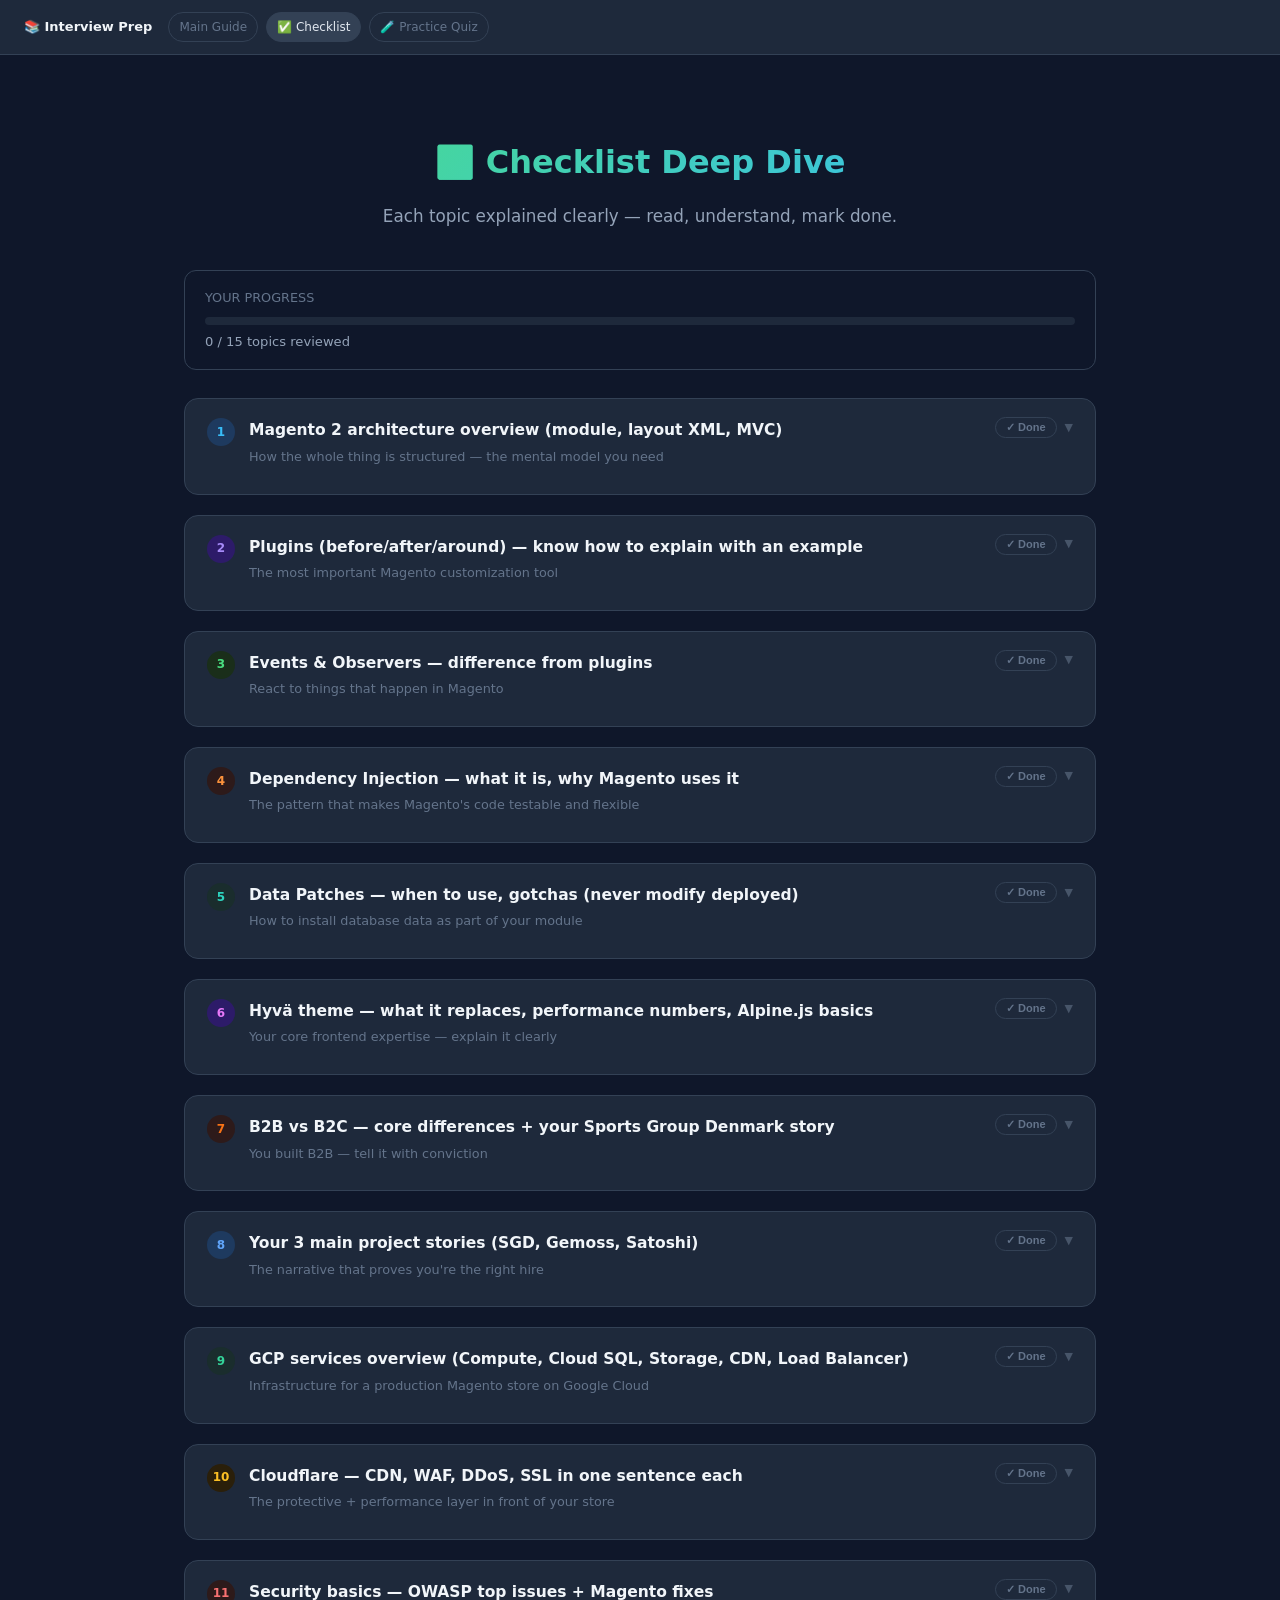
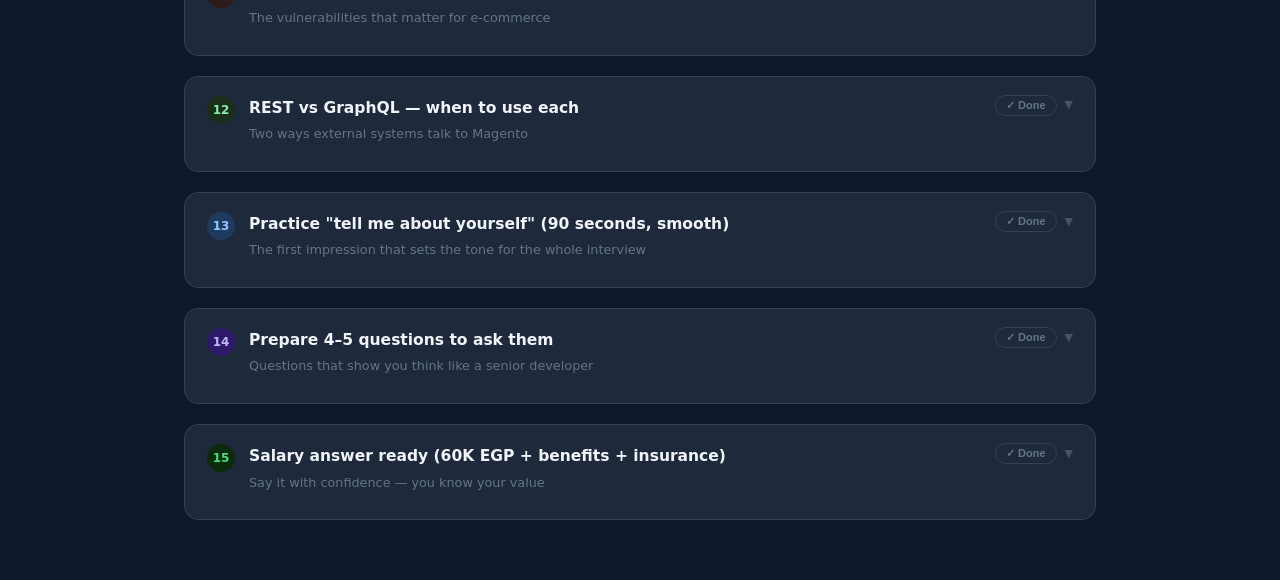
<file: checklist.html>
<!DOCTYPE html>
<html lang="en">
<head>
  <meta charset="UTF-8">
  <meta name="viewport" content="width=device-width, initial-scale=1.0">
  <link rel="icon" href="data:image/svg+xml,<svg xmlns='http://www.w3.org/2000/svg' viewBox='0 0 100 100'><text y='.9em' font-size='90'>🧠</text></svg>">
  <title>Checklist Deep Dive — Interview Prep</title>
  <link rel="stylesheet" href="assets/css/shared.css">
  <link rel="stylesheet" href="assets/css/checklist.css">
</head>
<body>

<nav>
  <span class="logo">📚 Interview Prep</span>
  <a href="index.html">Main Guide</a>
  <a href="checklist.html" class="active">✅ Checklist</a>
  <a href="quiz.html">🧪 Practice Quiz</a>
</nav>

<div class="container">

  <div class="hero">
    <h1>✅ Checklist Deep Dive</h1>
    <p>Each topic explained clearly — read, understand, mark done.</p>
  </div>

  <div class="progress-bar-wrap">
    <p>YOUR PROGRESS</p>
    <div class="bar-bg"><div class="bar-fill" id="bar" style="width:0%"></div></div>
    <div class="bar-label" id="bar-label">0 / 15 topics reviewed</div>
  </div>

  <!-- ─── TOPIC 1 ─── -->
  <div class="topic n1" id="t1">
    <div class="topic-header" onclick="toggleTopic('t1')">
      <div class="topic-num">1</div>
      <div class="topic-title">
        <h3>Magento 2 architecture overview (module, layout XML, MVC)</h3>
        <p>How the whole thing is structured — the mental model you need</p>
      </div>
      <div class="topic-status">
        <button class="done-btn" onclick="markDone(event,'t1')">✓ Done</button>
        <span class="chevron">▼</span>
      </div>
    </div>
    <div class="topic-body">
      <h4>The Big Picture — MVC in Magento</h4>
      <p>MVC = Model, View, Controller. A browser request hits Magento and travels through this chain:</p>
      <div class="diagram">Browser → index.php → Bootstrap → Router → Controller → (Model + ViewModel) → View (Layout + Template)
                                                                  ↓
                                                         Sends HTML back to browser</div>

      <h4>Each Layer Explained Simply</h4>
      <table>
        <tr><th>Layer</th><th>What it does</th><th>Where it lives</th></tr>
        <tr><td><strong>Controller</strong></td><td>Receives the request, decides what to show, never contains business logic</td><td><code>Controller/</code></td></tr>
        <tr><td><strong>Model</strong></td><td>Database interaction — reads and writes data</td><td><code>Model/</code></td></tr>
        <tr><td><strong>ViewModel</strong></td><td>PHP logic that prepares data for templates (the Magento-modern way)</td><td><code>ViewModel/</code></td></tr>
        <tr><td><strong>Layout XML</strong></td><td>Decides which blocks appear on which pages and in what order</td><td><code>view/frontend/layout/</code></td></tr>
        <tr><td><strong>Template (.phtml)</strong></td><td>The actual HTML with small PHP variables sprinkled in</td><td><code>view/frontend/templates/</code></td></tr>
      </table>

      <h4>Module — The Unit of Everything</h4>
      <p>Magento is entirely built from modules. Every feature (catalog, checkout, customer, search) is its own module. Your custom code lives in modules too.</p>
      <pre>app/code/Vendor/ModuleName/
├── registration.php        ← tells Magento "this module exists"
├── etc/
│   ├── module.xml          ← module name, version, dependencies
│   ├── di.xml              ← dependency injection config (plugins, preferences)
│   └── frontend/
│       ├── di.xml          ← DI config for frontend area
│       └── routes.xml      ← registers URL routes
├── Controller/Frontend/
│   └── Index.php           ← handles GET /myroute/index/index
├── ViewModel/
│   └── MyData.php          ← PHP logic for templates
├── Model/
│   └── MyModel.php         ← data/business logic
└── view/frontend/
    ├── layout/
    │   └── myroute_index_index.xml   ← layout for that URL
    └── templates/
        └── myblock.phtml   ← the HTML template</pre>

      <h4>Layout XML — The Blueprint of Each Page</h4>
      <p>Layout XML files answer: "Which blocks appear on this page, in what container, in what order?" They're XML files that add/remove/configure blocks.</p>
      <pre>&lt;page xmlns:xsi="..." xsi:noNamespaceSchemaLocation="..."&gt;
  &lt;body&gt;
    &lt;referenceContainer name="content"&gt;
      &lt;block class="Magento\Framework\View\Element\Template"
             name="my.block"
             template="Vendor_Module::myblock.phtml"&gt;
        &lt;arguments&gt;
          &lt;argument name="view_model" xsi:type="object"&gt;Vendor\Module\ViewModel\MyData&lt;/argument&gt;
        &lt;/arguments&gt;
      &lt;/block&gt;
    &lt;/referenceContainer&gt;
  &lt;/body&gt;
&lt;/page&gt;</pre>
      <p><strong>File name = page handle</strong> — the filename determines which page it runs on:</p>
      <ul>
        <li><code>default.xml</code> → every page</li>
        <li><code>catalog_product_view.xml</code> → product detail page</li>
        <li><code>catalog_category_view.xml</code> → category / PLP</li>
        <li><code>customer_account_index.xml</code> → customer dashboard</li>
        <li><code>checkout_cart_index.xml</code> → cart page</li>
      </ul>

      <div class="say">
        <div class="say-label">Say in interview</div>
        <p>"Magento follows MVC — controllers handle routing, models handle data, and ViewModels prepare data for templates. What's unique to Magento is the Layout XML system — XML files that act as a blueprint for each page, declaring which blocks appear where. This separation means the same block can be added or removed on any page just by changing an XML file, without touching PHP."</p>
      </div>
    </div>
  </div>

  <!-- ─── TOPIC 2 ─── -->
  <div class="topic n2" id="t2">
    <div class="topic-header" onclick="toggleTopic('t2')">
      <div class="topic-num">2</div>
      <div class="topic-title">
        <h3>Plugins (before/after/around) — know how to explain with an example</h3>
        <p>The most important Magento customization tool</p>
      </div>
      <div class="topic-status">
        <button class="done-btn" onclick="markDone(event,'t2')">✓ Done</button>
        <span class="chevron">▼</span>
      </div>
    </div>
    <div class="topic-body">
      <h4>What Is a Plugin?</h4>
      <p>A Plugin (also called an Interceptor) lets you run your own code <strong>before</strong>, <strong>after</strong>, or <strong>around</strong> any public method in Magento — without modifying the original class.</p>
      <p>Think of it like wrapping a function. The original function still exists and runs normally — you just get to run code before it, after it, or completely wrap it.</p>

      <h4>Step 1 — Register the Plugin in di.xml</h4>
      <pre>&lt;!-- app/code/Vendor/Module/etc/di.xml --&gt;
&lt;type name="Magento\Catalog\Model\Product"&gt;
  &lt;plugin name="vendor_module_product_plugin"
          type="Vendor\Module\Plugin\ProductPlugin"
          sortOrder="10" /&gt;
&lt;/type&gt;</pre>

      <h4>Step 2 — Write the Plugin Class</h4>
      <pre>namespace Vendor\Module\Plugin;

class ProductPlugin
{
    // BEFORE — runs before getPrice(), can modify the arguments
    public function beforeGetPrice(\Magento\Catalog\Model\Product $subject): array
    {
        // return modified args as array (even if no args, return [])
        return [];
    }

    // AFTER — runs after getPrice(), can modify the return value
    public function afterGetPrice(\Magento\Catalog\Model\Product $subject, float $result): float
    {
        // $result = what getPrice() returned
        return $result * 0.9; // 10% discount on everything
    }

    // AROUND — wraps the method entirely
    public function aroundGetPrice(\Magento\Catalog\Model\Product $subject, callable $proceed): float
    {
        // $proceed() calls the original method
        if ($subject->getSku() === 'SPECIAL') {
            return 0.0; // free item, don't call original
        }
        return $proceed(); // normal flow
    }
}</pre>

      <table>
        <tr><th>Plugin type</th><th>Method prefix</th><th>What you can do</th><th>When to use</th></tr>
        <tr><td><code>before</code></td><td><code>before</code>MethodName</td><td>Modify input arguments</td><td>Validate or transform inputs</td></tr>
        <tr><td><code>after</code></td><td><code>after</code>MethodName</td><td>Modify the return value</td><td>Add to results, format output</td></tr>
        <tr><td><code>around</code></td><td><code>around</code>MethodName</td><td>Control everything including whether the original runs</td><td>Rarely — only when before/after aren't enough</td></tr>
      </table>

      <div class="warn"><p><strong>Avoid around plugins</strong> unless necessary. They're hard to debug, slow performance if overused, and prevent other plugins from stacking cleanly. Always prefer before/after.</p></div>

      <div class="say">
        <div class="say-label">Say in interview</div>
        <p>"A plugin lets me intercept any public method in Magento without touching the original class. For example, if I want to add a 10% discount to product prices for a specific customer group, I write an after-plugin on the getPrice() method. The original method still runs — I just get to modify what it returns. This keeps the core untouched so upgrades never break my customizations."</p>
      </div>
    </div>
  </div>

  <!-- ─── TOPIC 3 ─── -->
  <div class="topic n3" id="t3">
    <div class="topic-header" onclick="toggleTopic('t3')">
      <div class="topic-num">3</div>
      <div class="topic-title">
        <h3>Events & Observers — difference from plugins</h3>
        <p>React to things that happen in Magento</p>
      </div>
      <div class="topic-status">
        <button class="done-btn" onclick="markDone(event,'t3')">✓ Done</button>
        <span class="chevron">▼</span>
      </div>
    </div>
    <div class="topic-body">
      <h4>The Analogy</h4>
      <p>Think of events like <strong>notifications</strong>. Magento says "I just did something" — and anyone who signed up to listen gets notified. You write an Observer to be that listener.</p>

      <h4>How It Works — 3 Files</h4>
      <pre>1. events.xml — subscribe to the event
&lt;config&gt;
  &lt;event name="checkout_submit_all_after"&gt;
    &lt;observer name="vendor_send_confirmation"
              instance="Vendor\Module\Observer\SendConfirmation"/&gt;
  &lt;/event&gt;
&lt;/config&gt;

2. Observer/SendConfirmation.php — your logic
class SendConfirmation implements ObserverInterface
{
    public function execute(Observer $observer): void
    {
        $order = $observer->getEvent()->getOrder();
        // send email, call API, log something, etc.
    }
}

3. That's it. Run bin/magento cache:flush and it works.</pre>

      <h4>Common Events You Should Know</h4>
      <table>
        <tr><th>Event name</th><th>When it fires</th></tr>
        <tr><td><code>checkout_submit_all_after</code></td><td>After order is placed</td></tr>
        <tr><td><code>catalog_product_save_after</code></td><td>After a product is saved in admin</td></tr>
        <tr><td><code>customer_login</code></td><td>After customer logs in</td></tr>
        <tr><td><code>customer_register_success</code></td><td>After new customer registers</td></tr>
        <tr><td><code>sales_order_place_after</code></td><td>After order is placed (similar to above)</td></tr>
        <tr><td><code>controller_front_send_response_before</code></td><td>Before response is sent (every request)</td></tr>
      </table>

      <h4>Plugin vs Observer — When to Use Which</h4>
      <table>
        <tr><th></th><th>Plugin</th><th>Observer</th></tr>
        <tr><td><strong>Use when</strong></td><td>You need to intercept a specific method — change its inputs or outputs</td><td>Magento already fires an event at the exact moment you need</td></tr>
        <tr><td><strong>Can modify return?</strong></td><td>✅ Yes</td><td>❌ No — just react</td></tr>
        <tr><td><strong>Needs specific trigger?</strong></td><td>Works on any public method</td><td>Must be an event Magento fires</td></tr>
        <tr><td><strong>Best for</strong></td><td>Changing how something works</td><td>Reacting after something happened</td></tr>
      </table>

      <div class="tip"><p><strong>Rule of thumb:</strong> If Magento fires an event at the exact right moment → use an observer. If not, or if you need to change a return value → use a plugin.</p></div>

      <div class="say">
        <div class="say-label">Say in interview</div>
        <p>"Events and Observers are Magento's pub/sub system. Magento fires events at key moments — like after an order is placed — and I write an Observer to react to that event without touching the original checkout code. The difference from plugins is that plugins intercept a method and can modify its output; observers just react to a broadcast and can't change what already happened."</p>
      </div>
    </div>
  </div>

  <!-- ─── TOPIC 4 ─── -->
  <div class="topic n4" id="t4">
    <div class="topic-header" onclick="toggleTopic('t4')">
      <div class="topic-num">4</div>
      <div class="topic-title">
        <h3>Dependency Injection — what it is, why Magento uses it</h3>
        <p>The pattern that makes Magento's code testable and flexible</p>
      </div>
      <div class="topic-status">
        <button class="done-btn" onclick="markDone(event,'t4')">✓ Done</button>
        <span class="chevron">▼</span>
      </div>
    </div>
    <div class="topic-body">
      <h4>The Problem DI Solves</h4>
      <p>Without DI, you'd write: <code>$repo = new ProductRepository();</code>. This hard-codes the dependency — you can't swap it, test with a mock, or configure it differently per environment.</p>
      <p>With DI, you declare what you <em>need</em> in the constructor, and Magento creates and injects it for you.</p>

      <div class="grid-2">
        <div>
          <p><strong>Without DI (bad):</strong></p>
          <pre>class MyClass {
  public function getData() {
    // hard-coded, can't swap it
    $repo = new ProductRepository();
    return $repo->getList(...);
  }
}</pre>
        </div>
        <div>
          <p><strong>With DI (Magento way):</strong></p>
          <pre>class MyClass {
  public function __construct(
    private readonly ProductRepositoryInterface $repo
  ) {}

  public function getData() {
    return $this->repo->getList(...);
  }
}</pre>
        </div>
      </div>

      <h4>How Magento Knows What to Inject</h4>
      <p>Magento reads <code>di.xml</code> files and its own type definitions. If you type-hint an interface, Magento looks up which concrete class implements it (set in <code>di.xml</code> via <code>&lt;preference&gt;</code>).</p>
      <pre>&lt;!-- di.xml — tell Magento: when someone asks for the interface, give them this class --&gt;
&lt;preference for="Magento\Catalog\Api\ProductRepositoryInterface"
            type="Magento\Catalog\Model\ProductRepository"/&gt;</pre>

      <h4>Why This Matters</h4>
      <ul>
        <li><strong>Testable</strong> — in unit tests you inject a mock instead of the real class</li>
        <li><strong>Swappable</strong> — want to replace Magento's search with Algolia? Register a preference in di.xml, no code changes needed</li>
        <li><strong>Configurable</strong> — different implementations per area (frontend vs adminhtml)</li>
        <li><strong>Single Responsibility</strong> — each class has one job; dependencies are provided externally</li>
      </ul>

      <div class="tip"><p><strong>Always inject interfaces, not concrete classes.</strong> <code>ProductRepositoryInterface</code> not <code>ProductRepository</code>. This is the Magento convention and it's enforced in code reviews.</p></div>

      <div class="say">
        <div class="say-label">Say in interview</div>
        <p>"Dependency Injection means a class declares what it needs in its constructor, and Magento's Object Manager provides those dependencies automatically. Instead of writing 'new ProductRepository()' inside my class, I type-hint the interface in the constructor and Magento injects the right implementation. This makes code testable, loosely coupled, and easy to extend — which is why all of Magento is built this way."</p>
      </div>
    </div>
  </div>

  <!-- ─── TOPIC 5 ─── -->
  <div class="topic n5" id="t5">
    <div class="topic-header" onclick="toggleTopic('t5')">
      <div class="topic-num">5</div>
      <div class="topic-title">
        <h3>Data Patches — when to use, gotchas (never modify deployed)</h3>
        <p>How to install database data as part of your module</p>
      </div>
      <div class="topic-status">
        <button class="done-btn" onclick="markDone(event,'t5')">✓ Done</button>
        <span class="chevron">▼</span>
      </div>
    </div>
    <div class="topic-body">
      <h4>What Is a Data Patch?</h4>
      <p>A Data Patch is a PHP class that runs <strong>once</strong> when you run <code>bin/magento setup:upgrade</code>. After it runs, Magento records it in the <code>patch_list</code> table so it never runs again.</p>
      <p><strong>Use it for:</strong> creating CMS blocks/pages, inserting config values, adding product attributes, seeding data your module needs.</p>

      <h4>Basic Structure</h4>
      <pre>namespace Vendor\Module\Setup\Patch\Data;

use Magento\Framework\Setup\Patch\DataPatchInterface;
use Magento\Framework\Setup\ModuleDataSetupInterface;

class AddWelcomeBlock implements DataPatchInterface
{
    public function __construct(
        private readonly ModuleDataSetupInterface $moduleDataSetup,
        private readonly \Magento\Cms\Model\BlockFactory $blockFactory
    ) {}

    public function apply(): void
    {
        $this->moduleDataSetup->startSetup();

        $this->blockFactory->create()->setData([
            'identifier' => 'welcome-banner',
            'title'      => 'Welcome Banner',
            'content'    => '&lt;p&gt;Welcome!&lt;/p&gt;',
            'is_active'  => 1,
        ])->save();

        $this->moduleDataSetup->endSetup();
    }

    // If this patch depends on another patch running first:
    public static function getDependencies(): array
    {
        return [SomeOtherPatch::class];
    }

    public function getAliases(): array { return []; }
}</pre>

      <h4>The One Rule You Must Know</h4>
      <div class="warn"><p><strong>NEVER modify a patch that has already been deployed to production.</strong> Once it's in <code>patch_list</code>, Magento won't run it again. If you edit it, only developers who delete it from the DB manually will see the change. Everyone else gets nothing — silently broken data.</p></div>
      <p><strong>The right way:</strong> Create a <strong>new</strong> patch that depends on the original:</p>
      <pre>// NEW patch — don't touch the original
class UpdateWelcomeBlock implements DataPatchInterface
{
    public static function getDependencies(): array
    {
        return [AddWelcomeBlock::class]; // runs after the first one
    }
    // update the block here
}</pre>

      <h4>Other Patch Types</h4>
      <ul>
        <li><strong>Data Patch</strong> — inserts/modifies database records (what you use 99% of the time)</li>
        <li><strong>Schema Patch</strong> — modifies database table structure (add column, add index) — use only when <code>db_schema.xml</code> declarative schema can't do what you need</li>
      </ul>

      <div class="say">
        <div class="say-label">Say in interview</div>
        <p>"Data Patches are how I install database data as part of a module — CMS blocks, configuration values, product attributes. They run once via setup:upgrade and are tracked in the database. The critical rule is never modify a patch after it's been deployed — you create a new one instead, because the old one is already recorded as 'done' in every environment."</p>
      </div>
    </div>
  </div>

  <!-- ─── TOPIC 6 ─── -->
  <div class="topic n6" id="t6">
    <div class="topic-header" onclick="toggleTopic('t6')">
      <div class="topic-num">6</div>
      <div class="topic-title">
        <h3>Hyvä theme — what it replaces, performance numbers, Alpine.js basics</h3>
        <p>Your core frontend expertise — explain it clearly</p>
      </div>
      <div class="topic-status">
        <button class="done-btn" onclick="markDone(event,'t6')">✓ Done</button>
        <span class="chevron">▼</span>
      </div>
    </div>
    <div class="topic-body">
      <h4>What Hyvä Replaces</h4>
      <table>
        <tr><th>Default Magento (Luma)</th><th>Hyvä</th></tr>
        <tr><td>RequireJS — async module loader, lots of overhead</td><td>❌ Gone — plain JS or Alpine.js</td></tr>
        <tr><td>KnockoutJS — old MVVM framework (2010s tech)</td><td>❌ Gone — Alpine.js</td></tr>
        <tr><td>Bootstrap 3 CSS (heavy, hard to customize)</td><td>❌ Gone — TailwindCSS</td></tr>
        <tr><td>JS bundle: 800KB–1.2MB</td><td>JS bundle: ~40KB</td></tr>
        <tr><td>Lighthouse score: 30–50</td><td>Lighthouse score: 85–100</td></tr>
        <tr><td>Very hard to customize frontend</td><td>Standard HTML/CSS/JS — easy</td></tr>
      </table>

      <h4>Alpine.js — The 10 Things You Must Know</h4>
      <pre>&lt;!-- 1. x-data — declare reactive state --&gt;
&lt;div x-data="{ count: 0, isOpen: false }"&gt;

  &lt;!-- 2. @click / x-on:click — event listener --&gt;
  &lt;button @click="count++"&gt;Increment&lt;/button&gt;

  &lt;!-- 3. x-text — reactive text content --&gt;
  &lt;span x-text="count"&gt;&lt;/span&gt;

  &lt;!-- 4. x-show — show/hide (keeps DOM, uses display:none) --&gt;
  &lt;div x-show="isOpen"&gt;Hidden content&lt;/div&gt;

  &lt;!-- 5. x-if — conditional (removes from DOM entirely) --&gt;
  &lt;template x-if="count > 5"&gt;&lt;div&gt;High count!&lt;/div&gt;&lt;/template&gt;

  &lt;!-- 6. x-for — loop --&gt;
  &lt;template x-for="item in items" :key="item.id"&gt;
    &lt;div x-text="item.name"&gt;&lt;/div&gt;
  &lt;/template&gt;

  &lt;!-- 7. :attr / x-bind — dynamic attribute --&gt;
  &lt;img :src="imageUrl" :class="{ 'hidden': !isOpen }"&gt;

  &lt;!-- 8. x-model — two-way form binding --&gt;
  &lt;input x-model="searchQuery"&gt;

  &lt;!-- 9. $dispatch — fire a custom event --&gt;
  &lt;button @click="$dispatch('add-to-cart', { sku: 'ABC' })"&gt;

  &lt;!-- 10. x-cloak — hide until Alpine loads (prevents flash) --&gt;
  &lt;div x-cloak x-show="isOpen"&gt;...&lt;/div&gt;
&lt;/div&gt;</pre>

      <h4>Alpine.data() — Reusable Components (Used in Your Projects)</h4>
      <pre>// Define once (in a JS file or &lt;script&gt; tag)
Alpine.data('productGallery', () => ({
  activeImage: 0,
  images: [],

  init() {
    this.images = JSON.parse(this.$el.dataset.images);
  },

  selectImage(index) {
    this.activeImage = index;
  }
}));

// Use anywhere in templates
&lt;div x-data="productGallery()" data-images='[...]'&gt;
  &lt;img :src="images[activeImage].url"&gt;
  &lt;template x-for="(img, i) in images"&gt;
    &lt;button @click="selectImage(i)"&gt;&lt;/button&gt;
  &lt;/template&gt;
&lt;/div&gt;</pre>

      <div class="say">
        <div class="say-label">Say in interview</div>
        <p>"Hyvä replaces Magento's old Luma stack — which used RequireJS and KnockoutJS — with Alpine.js and TailwindCSS. The result is dramatic: a JavaScript bundle that shrinks from 800KB to about 40KB, and Google Lighthouse scores that jump from the 30s to 90+. I've been building with Hyvä since my first project at Scandiweb — I even contributed to an open-source Hyvä starter theme that other teams build on top of."</p>
      </div>
    </div>
  </div>

  <!-- ─── TOPIC 7 ─── -->
  <div class="topic n7" id="t7">
    <div class="topic-header" onclick="toggleTopic('t7')">
      <div class="topic-num">7</div>
      <div class="topic-title">
        <h3>B2B vs B2C — core differences + your Sports Group Denmark story</h3>
        <p>You built B2B — tell it with conviction</p>
      </div>
      <div class="topic-status">
        <button class="done-btn" onclick="markDone(event,'t7')">✓ Done</button>
        <span class="chevron">▼</span>
      </div>
    </div>
    <div class="topic-body">
      <h4>The Core Difference in One Sentence</h4>
      <p>In B2C, the customer is a person. In B2B, the customer is a <strong>company with multiple users, roles, and rules</strong>.</p>

      <h4>Side-by-Side Comparison</h4>
      <table>
        <tr><th>Area</th><th>B2C (Consumer)</th><th>B2B (Business)</th></tr>
        <tr><td>Account</td><td>Single person</td><td>Company + multiple users + roles (buyer, approver, admin)</td></tr>
        <tr><td>Pricing</td><td>Same price for everyone</td><td>Custom price per company, tier pricing, negotiated quotes</td></tr>
        <tr><td>Catalog</td><td>All products visible</td><td>Restricted catalogs — Company A sees different products than Company B</td></tr>
        <tr><td>Checkout</td><td>Credit card, instant</td><td>Purchase orders, credit lines, approval workflows</td></tr>
        <tr><td>Order quantities</td><td>1–3 units typically</td><td>Bulk orders, minimum quantities, pallet quantities</td></tr>
        <tr><td>Reorder</td><td>Occasional</td><td>Regular, same products — requisition lists</td></tr>
        <tr><td>Negotiation</td><td>None</td><td>Quote requests, negotiable prices</td></tr>
      </table>

      <h4>Magento B2B Modules</h4>
      <ul>
        <li><strong>Magento_Company</strong> — company accounts, user roles within a company</li>
        <li><strong>Magento_SharedCatalog</strong> — show different products/prices to different companies</li>
        <li><strong>Magento_NegotiableQuote</strong> — customer requests a custom quote, sales rep negotiates</li>
        <li><strong>Magento_PurchaseOrder</strong> — order approval workflows (manager must approve large orders)</li>
        <li><strong>Magento_Requisition</strong> — saved shopping lists for repeat orders</li>
        <li><strong>Magento_QuickOrder</strong> — paste a list of SKUs to order in bulk</li>
      </ul>

      <h4>Your Sports Group Denmark Story (Practice This)</h4>
      <div class="say">
        <div class="say-label">Your story</div>
        <p>"At Sports Group Denmark I built a full B2B platform for a Danish sports equipment company. Their customers are sports clubs and retailers — companies, not individuals. After a company logs in, they need to select which store or region they're purchasing for. I built that post-login store selector as a custom Magento module — it hooks into the login flow, checks the company's assigned stores, and redirects them to the right selection page.</p>
        <p>I also built the entire product listing page from scratch: grid and list views, the Amasty ShopBy layered navigation for filtering, pagination, and the full customer account area — orders, profile, addresses — all styled with Hyvä, Alpine.js, and TailwindCSS. That project spanned 11 tickets and 3 new Magento modules."</p>
      </div>
    </div>
  </div>

  <!-- ─── TOPIC 8 ─── -->
  <div class="topic n8" id="t8">
    <div class="topic-header" onclick="toggleTopic('t8')">
      <div class="topic-num">8</div>
      <div class="topic-title">
        <h3>Your 3 main project stories (SGD, Gemoss, Satoshi)</h3>
        <p>The narrative that proves you're the right hire</p>
      </div>
      <div class="topic-status">
        <button class="done-btn" onclick="markDone(event,'t8')">✓ Done</button>
        <span class="chevron">▼</span>
      </div>
    </div>
    <div class="topic-body">
      <h4>Story Formula: Situation → What You Built → Result/Impact</h4>

      <h4>Story 1: Sports Group Denmark (B2B — your strongest card)</h4>
      <div class="say">
        <div class="say-label">Practice this out loud</div>
        <p>"Sports Group Denmark is a Danish sporting goods company. Their platform is B2B — customers are clubs and retailers, not individuals. I joined to build out the storefront on Magento 2 with Hyvä theme.</p>
        <p>My main contributions: I built the entire product listing page from scratch — both grid and list views with a toggle, Amasty layered navigation for filtering, and pagination. I also built a post-login store selector (companies need to pick their store/region after login), restyled the full customer account area, and created auth pages. That's 11 tickets and 3 custom Magento modules."</p>
      </div>

      <h4>Story 2: Gemoss (Full Storefront, Shows Breadth)</h4>
      <div class="say">
        <div class="say-label">Practice this out loud</div>
        <p>"Gemoss is a Latvian B2C e-commerce store. I built most of their storefront on Magento 2 with Hyvä. The biggest technical piece was the Algolia search integration — replacing Magento's default slow search with Algolia's fast, typo-tolerant search engine. I built the autocomplete dropdown and the full search results page.</p>
        <p>I also built the PLP with a quick-shop modal (users can add to cart without leaving the listing page), a subcategory carousel, hero slider via Page Builder, and set up Amasty Shop By Brand. That was 20 tickets across multiple modules."</p>
      </div>

      <h4>Story 3: Satoshi Hyvä Theme (Shows Depth)</h4>
      <div class="say">
        <div class="say-label">Practice this out loud</div>
        <p>"Satoshi is Scandiweb's open-source Magento 2 starter theme built on Hyvä. It's what other Scandiweb projects bootstrap from. I contributed to its core — building reusable components with Alpine.js, TypeScript, and TailwindCSS. Working on a shared foundation used by multiple client projects means the code has to be clean, generic, and well-structured. It gave me a deep understanding of how the Hyvä theme works at the architectural level, not just the feature level."</p>
      </div>

      <h4>Bonus: J.R. Dunn (Team Lead Experience)</h4>
      <div class="say">
        <div class="say-label">Use when asked about leadership</div>
        <p>"At J.R. Dunn, a luxury jewelry retailer, I was the frontend team lead for a Magento 1 to Shopify migration. I ran daily syncs with junior developers, reviewed their work, and coordinated with seniors to deliver on time. It was my first experience leading a team and coordinating across multiple people toward a single deadline."</p>
      </div>
    </div>
  </div>

  <!-- ─── TOPIC 9 ─── -->
  <div class="topic n9" id="t9">
    <div class="topic-header" onclick="toggleTopic('t9')">
      <div class="topic-num">9</div>
      <div class="topic-title">
        <h3>GCP services overview (Compute, Cloud SQL, Storage, CDN, Load Balancer)</h3>
        <p>Infrastructure for a production Magento store on Google Cloud</p>
      </div>
      <div class="topic-status">
        <button class="done-btn" onclick="markDone(event,'t9')">✓ Done</button>
        <span class="chevron">▼</span>
      </div>
    </div>
    <div class="topic-body">
      <h4>What GCP Is</h4>
      <p>Google Cloud Platform is Google's cloud — like AWS but from Google. You rent virtual servers, databases, and services instead of owning hardware.</p>

      <h4>The Services That Matter for Magento</h4>
      <table>
        <tr><th>GCP Service</th><th>What it is</th><th>How you use it for Magento</th></tr>
        <tr><td><strong>Compute Engine</strong></td><td>Virtual Machine (VM) — a rented Linux server</td><td>Run Nginx + PHP-FPM + Redis + your Magento code here</td></tr>
        <tr><td><strong>Cloud SQL</strong></td><td>Managed MySQL database</td><td>Store all Magento data (products, orders, customers) here — Google handles backups, patches, failover</td></tr>
        <tr><td><strong>Cloud Storage</strong></td><td>File storage (like S3)</td><td>Store product images, media uploads — served to users fast</td></tr>
        <tr><td><strong>Cloud CDN</strong></td><td>Content Delivery Network</td><td>Cache static files (JS, CSS, images) on edge servers near users — faster page loads globally</td></tr>
        <tr><td><strong>Cloud Load Balancing</strong></td><td>Distributes traffic</td><td>Route requests to multiple VMs when one isn't enough — also handles SSL termination</td></tr>
        <tr><td><strong>IAM</strong></td><td>Identity & Access Management</td><td>Control who (humans + services) can access what. Least-privilege principle: give only what's needed</td></tr>
        <tr><td><strong>Cloud Monitoring</strong></td><td>Metrics + alerts</td><td>Get alerted when CPU spikes, disk fills, error rate rises — before customers complain</td></tr>
      </table>

      <h4>Architecture for a Magento Store on GCP</h4>
      <div class="diagram">Users
  ↓
[Cloudflare] — WAF + DDoS + CDN
  ↓
[GCP Cloud Load Balancer] — SSL termination, routes to VMs
  ↓
[Compute Engine VMs] — Ubuntu, Nginx, PHP 8.2, Redis
  ↓                ↓
[Cloud SQL]    [Cloud Storage]
MySQL 8.0      pub/media/ files</div>

      <div class="say">
        <div class="say-label">Say in interview</div>
        <p>"I haven't provisioned GCP directly, but I understand the concepts through Readymage — Scandiweb's managed Magento hosting platform built on AWS. All my projects ran on it: containerised PHP/Nginx, managed MySQL, Kubernetes auto-scaling. GCP covers the same ideas with its own services — Compute Engine instead of EC2, Cloud SQL instead of RDS, Cloud Storage instead of S3. As the store grows, Cloud Load Balancing lets us scale horizontally without downtime."</p>
      </div>
    </div>
  </div>

  <!-- ─── TOPIC 10 ─── -->
  <div class="topic n10" id="t10">
    <div class="topic-header" onclick="toggleTopic('t10')">
      <div class="topic-num">10</div>
      <div class="topic-title">
        <h3>Cloudflare — CDN, WAF, DDoS, SSL in one sentence each</h3>
        <p>The protective + performance layer in front of your store</p>
      </div>
      <div class="topic-status">
        <button class="done-btn" onclick="markDone(event,'t10')">✓ Done</button>
        <span class="chevron">▼</span>
      </div>
    </div>
    <div class="topic-body">
      <h4>What Cloudflare Is</h4>
      <p>Cloudflare sits between the internet and your server. Every request goes through Cloudflare first. It can block bad traffic, cache content, and serve files faster — all before the request ever reaches your server.</p>
      <div class="diagram">User's browser
      ↓
[Cloudflare edge server — nearest to user]
  ✅ DDoS attack? Absorbed here.
  ✅ SQL injection attempt? Blocked by WAF.
  ✅ Static file? Served from cache here — fast.
  ✅ Dynamic page? Passed through to your server.
      ↓
[Your Magento server on GCP]</div>

      <h4>One Sentence per Feature</h4>
      <table>
        <tr><th>Feature</th><th>One sentence</th></tr>
        <tr><td><strong>CDN</strong></td><td>Caches static files (images, CSS, JS) on servers near your users so they load fast from anywhere in the world.</td></tr>
        <tr><td><strong>WAF</strong> (Web App Firewall)</td><td>Inspects every request and blocks known attack patterns — SQL injection, XSS, credential stuffing — before they reach Magento.</td></tr>
        <tr><td><strong>DDoS Protection</strong></td><td>Absorbs massive floods of fake traffic (millions of requests/second) so your store stays online during attacks.</td></tr>
        <tr><td><strong>SSL/TLS</strong></td><td>Free HTTPS certificates with automatic renewal, and Cloudflare enforces HTTPS redirects so no customer ever browses on plain HTTP.</td></tr>
        <tr><td><strong>Bot Management</strong></td><td>Identifies and blocks bots that scrape your prices, fake add-to-cart to deplete inventory, or try credential stuffing on customer accounts.</td></tr>
        <tr><td><strong>Page Rules / Cache Rules</strong></td><td>Fine-tune what Cloudflare caches — e.g., cache category pages for 1 hour but never cache checkout pages.</td></tr>
      </table>

      <div class="tip"><p><strong>Important for Magento:</strong> Bypass Cloudflare cache for cart, checkout, and customer-account pages. These are dynamic (personalized per user) — caching them would show the wrong data. Use page rules to set "Cache Level: Bypass" on <code>/checkout/*</code>, <code>/customer/*</code>, <code>/cart</code>.</p></div>

      <div class="say">
        <div class="say-label">Say in interview</div>
        <p>"I used Cloudflare on the J.R. Dunn migration from Magento 1 to Shopify. It's a protective and performance layer that sits in front of the server — the CDN caches static files globally so they load fast everywhere, the WAF blocks attacks like SQL injection before they hit the server, DDoS protection absorbs traffic floods, and SSL certificates are free and auto-renewed. For Magento, the key setup detail is making sure dynamic pages like checkout are excluded from caching."</p>
      </div>
    </div>
  </div>

  <!-- ─── TOPIC 11 ─── -->
  <div class="topic n11" id="t11">
    <div class="topic-header" onclick="toggleTopic('t11')">
      <div class="topic-num">11</div>
      <div class="topic-title">
        <h3>Security basics — OWASP top issues + Magento fixes</h3>
        <p>The vulnerabilities that matter for e-commerce</p>
      </div>
      <div class="topic-status">
        <button class="done-btn" onclick="markDone(event,'t11')">✓ Done</button>
        <span class="chevron">▼</span>
      </div>
    </div>
    <div class="topic-body">
      <h4>OWASP Top 10 — The E-Commerce Ones That Matter</h4>
      <table>
        <tr><th>Vulnerability</th><th>What it is</th><th>How Magento handles it</th></tr>
        <tr><td><strong>SQL Injection</strong></td><td>Attacker injects SQL code via forms to read/destroy your DB</td><td>Magento's ORM (models, collections, repositories) uses parameterized queries automatically. <strong>Never</strong> concatenate user input into raw SQL.</td></tr>
        <tr><td><strong>XSS</strong> (Cross-Site Scripting)</td><td>Attacker injects malicious JS into pages that runs in other users' browsers</td><td>Always use <code>$block->escapeHtml()</code>, <code>escapeUrl()</code>, <code>escapeJs()</code> in .phtml templates. Magento blocks SVG uploads by default (SVGs can contain JS).</td></tr>
        <tr><td><strong>Broken Auth</strong></td><td>Weak passwords, no 2FA, session hijacking</td><td>Change admin URL from <code>/admin</code> to custom path. Enable 2FA (Magento has built-in Google Authenticator). Strong password policy. Restrict admin to specific IPs.</td></tr>
        <tr><td><strong>CSRF</strong></td><td>Tricking a logged-in user into submitting a malicious form</td><td>Magento adds CSRF tokens to all forms automatically — verify your custom forms use the CSRF form key.</td></tr>
        <tr><td><strong>Sensitive Data Exposure</strong></td><td>Credit card data, passwords stored in plain text</td><td>Use hosted payment gateways (Stripe, Paymob) — card data never touches your server. Magento hashes passwords with bcrypt.</td></tr>
        <tr><td><strong>Security Misconfiguration</strong></td><td>Debug mode on in production, default admin URL, error messages showing stack traces</td><td>Deploy in production mode (<code>bin/magento deploy:mode:set production</code>), hide error details, restrict file permissions.</td></tr>
      </table>

      <h4>Magento-Specific Security Checklist</h4>
      <ul>
        <li>✅ Custom admin URL (e.g., <code>/backend-xyz123</code> not <code>/admin</code>)</li>
        <li>✅ Two-Factor Authentication enabled for all admin users</li>
        <li>✅ Run in production mode — never developer mode on live</li>
        <li>✅ Apply security patches within days of release (subscribe to Adobe security alerts)</li>
        <li>✅ Correct file permissions: <code>664</code> for files, <code>775</code> for directories</li>
        <li>✅ No SVG upload without explicit security review</li>
        <li>✅ HTTPS enforced everywhere</li>
        <li>✅ Hosted payment gateway — card data never on your server</li>
        <li>✅ Regularly audit installed third-party extensions (they're attack vectors)</li>
      </ul>

      <h4>PCI DSS in Simple Terms</h4>
      <p>PCI DSS = Payment Card Industry Data Security Standard. Rules for anyone who handles credit card data. The easy way to comply: <strong>don't handle card data at all</strong>. Use a hosted/tokenized payment gateway where customers enter card details on the provider's secure page (iFrame or redirect). Your server only sees a token — never the actual card number.</p>

      <h4>GDPR in Simple Terms</h4>
      <p>GDPR = European data protection law. For an e-commerce store: show a cookie consent banner, allow customers to request their data be deleted, document what data you store and why, and don't send marketing emails without explicit opt-in.</p>

      <div class="say">
        <div class="say-label">Say in interview</div>
        <p>"Security in Magento has a few layers. At the code level, I always use Magento's escaping methods in templates to prevent XSS, and the ORM for database queries to prevent SQL injection. At the platform level: custom admin URL, 2FA, production mode, and applying security patches quickly. For payments, I'd always use a hosted gateway so card data never touches our server — that alone dramatically reduces PCI DSS scope. And Cloudflare's WAF adds another layer by blocking known attack signatures at the edge."</p>
      </div>
    </div>
  </div>

  <!-- ─── TOPIC 12 ─── -->
  <div class="topic n12" id="t12">
    <div class="topic-header" onclick="toggleTopic('t12')">
      <div class="topic-num">12</div>
      <div class="topic-title">
        <h3>REST vs GraphQL — when to use each</h3>
        <p>Two ways external systems talk to Magento</p>
      </div>
      <div class="topic-status">
        <button class="done-btn" onclick="markDone(event,'t12')">✓ Done</button>
        <span class="chevron">▼</span>
      </div>
    </div>
    <div class="topic-body">
      <h4>What They Both Do</h4>
      <p>Both REST and GraphQL are APIs that let external systems (mobile apps, ERPs, dashboards, headless frontends) read and write Magento data over HTTP.</p>

      <h4>Side-by-Side</h4>
      <table>
        <tr><th></th><th>REST API</th><th>GraphQL API</th></tr>
        <tr><td><strong>URL structure</strong></td><td>Multiple endpoints: <code>/rest/V1/products</code>, <code>/rest/V1/orders</code></td><td>Single endpoint: <code>/graphql</code></td></tr>
        <tr><td><strong>What you get back</strong></td><td>The full object — even fields you don't need</td><td>Exactly the fields you asked for — nothing more</td></tr>
        <tr><td><strong>Multiple requests</strong></td><td>Need separate requests for related data</td><td>One request can fetch nested related data</td></tr>
        <tr><td><strong>Authentication</strong></td><td>Admin token or customer token in header</td><td>Same — token in Authorization header</td></tr>
        <tr><td><strong>Best for</strong></td><td>ERP integrations, backend scripts, simple CRUD</td><td>PWA/headless frontends, React/Vue apps, mobile</td></tr>
        <tr><td><strong>Your experience</strong></td><td>Working with middleware/ERP integrations</td><td>JolaUSA — Venia PWA consumed Magento's GraphQL</td></tr>
      </table>

      <h4>REST Example — Get a Product</h4>
      <pre># GET /rest/V1/products/SKU001
# Authorization: Bearer your-token-here

# Response: the FULL product object (many fields you may not need)
{
  "id": 1,
  "sku": "SKU001",
  "name": "Product Name",
  "attribute_set_id": 4,
  "price": 99.99,
  "status": 1,
  "visibility": 4,
  "type_id": "simple",
  "created_at": "...",
  "extension_attributes": { ... }
  // ... 30+ more fields
}</pre>

      <h4>GraphQL Example — Get Only What You Need</h4>
      <pre># POST /graphql
{
  products(filter: { sku: { eq: "SKU001" } }) {
    items {
      name
      price_range {
        minimum_price {
          regular_price { value currency }
        }
      }
      thumbnail { url label }
    }
  }
}
# Response: only name, price, and thumbnail — nothing else</pre>

      <div class="say">
        <div class="say-label">Say in interview</div>
        <p>"Magento exposes both REST and GraphQL APIs. REST is great for server-to-server integrations like ERP or logistics systems — straightforward CRUD over specific endpoints. GraphQL is better for frontend applications because you request exactly the fields you need, reducing payload size. I've used both — I worked with Magento's GraphQL API at JolaUSA where I was building a React-based PWA using the Venia framework."</p>
      </div>
    </div>
  </div>

  <!-- ─── TOPIC 13 ─── -->
  <div class="topic n13" id="t13">
    <div class="topic-header" onclick="toggleTopic('t13')">
      <div class="topic-num">13</div>
      <div class="topic-title">
        <h3>Practice "tell me about yourself" (90 seconds, smooth)</h3>
        <p>The first impression that sets the tone for the whole interview</p>
      </div>
      <div class="topic-status">
        <button class="done-btn" onclick="markDone(event,'t13')">✓ Done</button>
        <span class="chevron">▼</span>
      </div>
    </div>
    <div class="topic-body">
      <h4>The Structure (90 Seconds)</h4>
      <ol>
        <li><strong>Who you are</strong> (10 sec) — name, role, years of experience</li>
        <li><strong>Where you worked</strong> (20 sec) — Scandiweb context, what kind of work</li>
        <li><strong>What you built</strong> (40 sec) — 2 strong examples with specifics</li>
        <li><strong>Why you're here</strong> (20 sec) — why this role excites you</li>
      </ol>

      <h4>Your Script — Practice Out Loud Until It Flows</h4>
      <div class="say">
        <div class="say-label">Your full answer — memorize the structure, not word-for-word</div>
        <p>"I'm Mohamed, a Magento 2 developer with almost two years of experience at Scandiweb — which is one of the largest Magento agencies in the world. During that time I worked on multiple real client projects building high-performance e-commerce stores using Magento 2 with the Hyvä theme.</p>
        <p>Two projects I'm most proud of: At Sports Group Denmark, I built a full B2B platform for a Danish company — I built the product listing page from scratch, created a post-login store selector for B2B company management, and developed three custom Magento modules. At Gemoss, a Latvian e-commerce store, I integrated Algolia search — replacing Magento's default search with a fast, real-time search experience — and built most of their storefront.</p>
        <p>I also contributed to an open-source Hyvä starter theme that other development teams build on — which means I understand the framework at an architectural level.</p>
        <p>This role excites me because it's a chance to own a full platform from scratch — design the architecture, make the technical decisions, and build something that scales. That's exactly the kind of challenge I want at this stage of my career."</p>
      </div>

      <div class="tip" style="margin-top: 12px"><p><strong>After practicing:</strong> Record yourself on your phone. Listen back. Are you speaking clearly? Too fast? Any filler words (um, like, you know)? Fix those before Thursday.</p></div>

      <h4>Common Nerves — How to Handle Them</h4>
      <ul>
        <li><strong>Blanking on a word:</strong> Pause briefly, take a breath, continue. Silence is better than filler words.</li>
        <li><strong>Asked something you don't know:</strong> "I haven't used that specific thing directly, but based on how I'd approach it..." — shows thinking ability.</li>
        <li><strong>Question is unclear:</strong> "Can you tell me a bit more about what you mean?" — asking for clarification is smart, not weak.</li>
      </ul>
    </div>
  </div>

  <!-- ─── TOPIC 14 ─── -->
  <div class="topic n14" id="t14">
    <div class="topic-header" onclick="toggleTopic('t14')">
      <div class="topic-num">14</div>
      <div class="topic-title">
        <h3>Prepare 4–5 questions to ask them</h3>
        <p>Questions that show you think like a senior developer</p>
      </div>
      <div class="topic-status">
        <button class="done-btn" onclick="markDone(event,'t14')">✓ Done</button>
        <span class="chevron">▼</span>
      </div>
    </div>
    <div class="topic-body">
      <h4>Why Asking Questions Matters</h4>
      <p>Good questions signal that you're thinking about the job seriously — not just trying to get hired, but figuring out if it's the right fit. It also shows senior developer thinking: you understand what makes projects succeed or fail.</p>

      <h4>Your 5 Questions (Ranked by Impact)</h4>

      <div class="say">
        <div class="say-label">Question 1 — Platform status (critical to understand scope)</div>
        <p>"What's the current state of the platform — are we starting completely from scratch with a new codebase, or is there existing code or infrastructure I'd be taking over?"</p>
      </div>

      <div class="say">
        <div class="say-label">Question 2 — Third-party integrations (this is where complexity lives)</div>
        <p>"What third-party systems will the platform need to integrate with — ERP, inventory management, logistics providers, payment gateways?"</p>
      </div>

      <div class="say">
        <div class="say-label">Question 3 — Timeline (helps you understand priorities)</div>
        <p>"What's the expected timeline for the first version to go live? And are there specific features that need to be there at launch?"</p>
      </div>

      <div class="say">
        <div class="say-label">Question 4 — Communication structure (you'll be solo — this matters)</div>
        <p>"Since this is a standalone developer role, who would I be coordinating with for requirements — directly with the business team, or is there a product manager or project coordinator in between?"</p>
      </div>

      <div class="say">
        <div class="say-label">Question 5 — Infrastructure (to gauge how much ops work you'll own)</div>
        <p>"Is GCP already provisioned, or would setting up the infrastructure be part of my responsibilities from day one?"</p>
      </div>

      <div class="tip"><p><strong>Don't ask about salary in the first interview</strong> (unless they bring it up). Save that for when they make an offer or ask you directly.</p></div>

      <h4>Questions to Avoid</h4>
      <ul>
        <li>"What does the company do?" — you should know this already</li>
        <li>"What are the working hours?" — too early, sounds like you're checking the minimum</li>
        <li>"Is there room for promotion?" — too soon, sounds presumptuous</li>
      </ul>
    </div>
  </div>

  <!-- ─── TOPIC 15 ─── -->
  <div class="topic n15" id="t15">
    <div class="topic-header" onclick="toggleTopic('t15')">
      <div class="topic-num">15</div>
      <div class="topic-title">
        <h3>Salary answer ready (60K EGP + benefits + insurance)</h3>
        <p>Say it with confidence — you know your value</p>
      </div>
      <div class="topic-status">
        <button class="done-btn" onclick="markDone(event,'t15')">✓ Done</button>
        <span class="chevron">▼</span>
      </div>
    </div>
    <div class="topic-body">
      <h4>Your Numbers</h4>
      <ul>
        <li><strong>Last salary:</strong> ~1,000 USD / month (at Scandiweb)</li>
        <li><strong>Expected:</strong> 60,000 EGP / month</li>
        <li><strong>Must-have benefit:</strong> Social insurance (تأمينات اجتماعية)</li>
      </ul>

      <h4>How to Say It (Confident, Not Desperate)</h4>
      <div class="say">
        <div class="say-label">When they ask "What's your expected salary?"</div>
        <p>"Based on my experience — almost two years at Scandiweb working on multiple B2B and B2C Magento 2 projects — and the scope of this role as a standalone developer building a platform from scratch, I'm looking for 60,000 EGP per month, plus social insurance."</p>
      </div>

      <div class="say">
        <div class="say-label">If they push back / say that's high</div>
        <p>"I understand. I want to be transparent — my last salary was around 1,000 USD. Given that this is a full ownership role — architecture, development, infrastructure, security — I believe 60,000 EGP reflects the value and responsibility. That said, I'm open to discussing the total package."</p>
      </div>

      <div class="say">
        <div class="say-label">If they ask about the previous salary specifically</div>
        <p>"At Scandiweb, my last salary was around 1,000 US dollars. I'm looking for growth with this move, given the increased responsibility."</p>
      </div>

      <h4>Why Social Insurance Matters (Beyond the Money)</h4>
      <ul>
        <li>Government-mandated employee protection</li>
        <li>Health coverage through the government system</li>
        <li>Pension contributions for the long term</li>
        <li>Legal requirement for the employer — asking for it is completely professional</li>
      </ul>

      <div class="tip"><p><strong>Mindset:</strong> You're not begging for a job. You have a specialized skill (Magento 2 + Hyvä) that is genuinely rare in Egypt. Only 26 people applied to this role — most won't have your experience. Walk in knowing that.</p></div>
    </div>
  </div>

</div>

<script src="assets/js/checklist.js"></script>

</body>
</html>
</file>
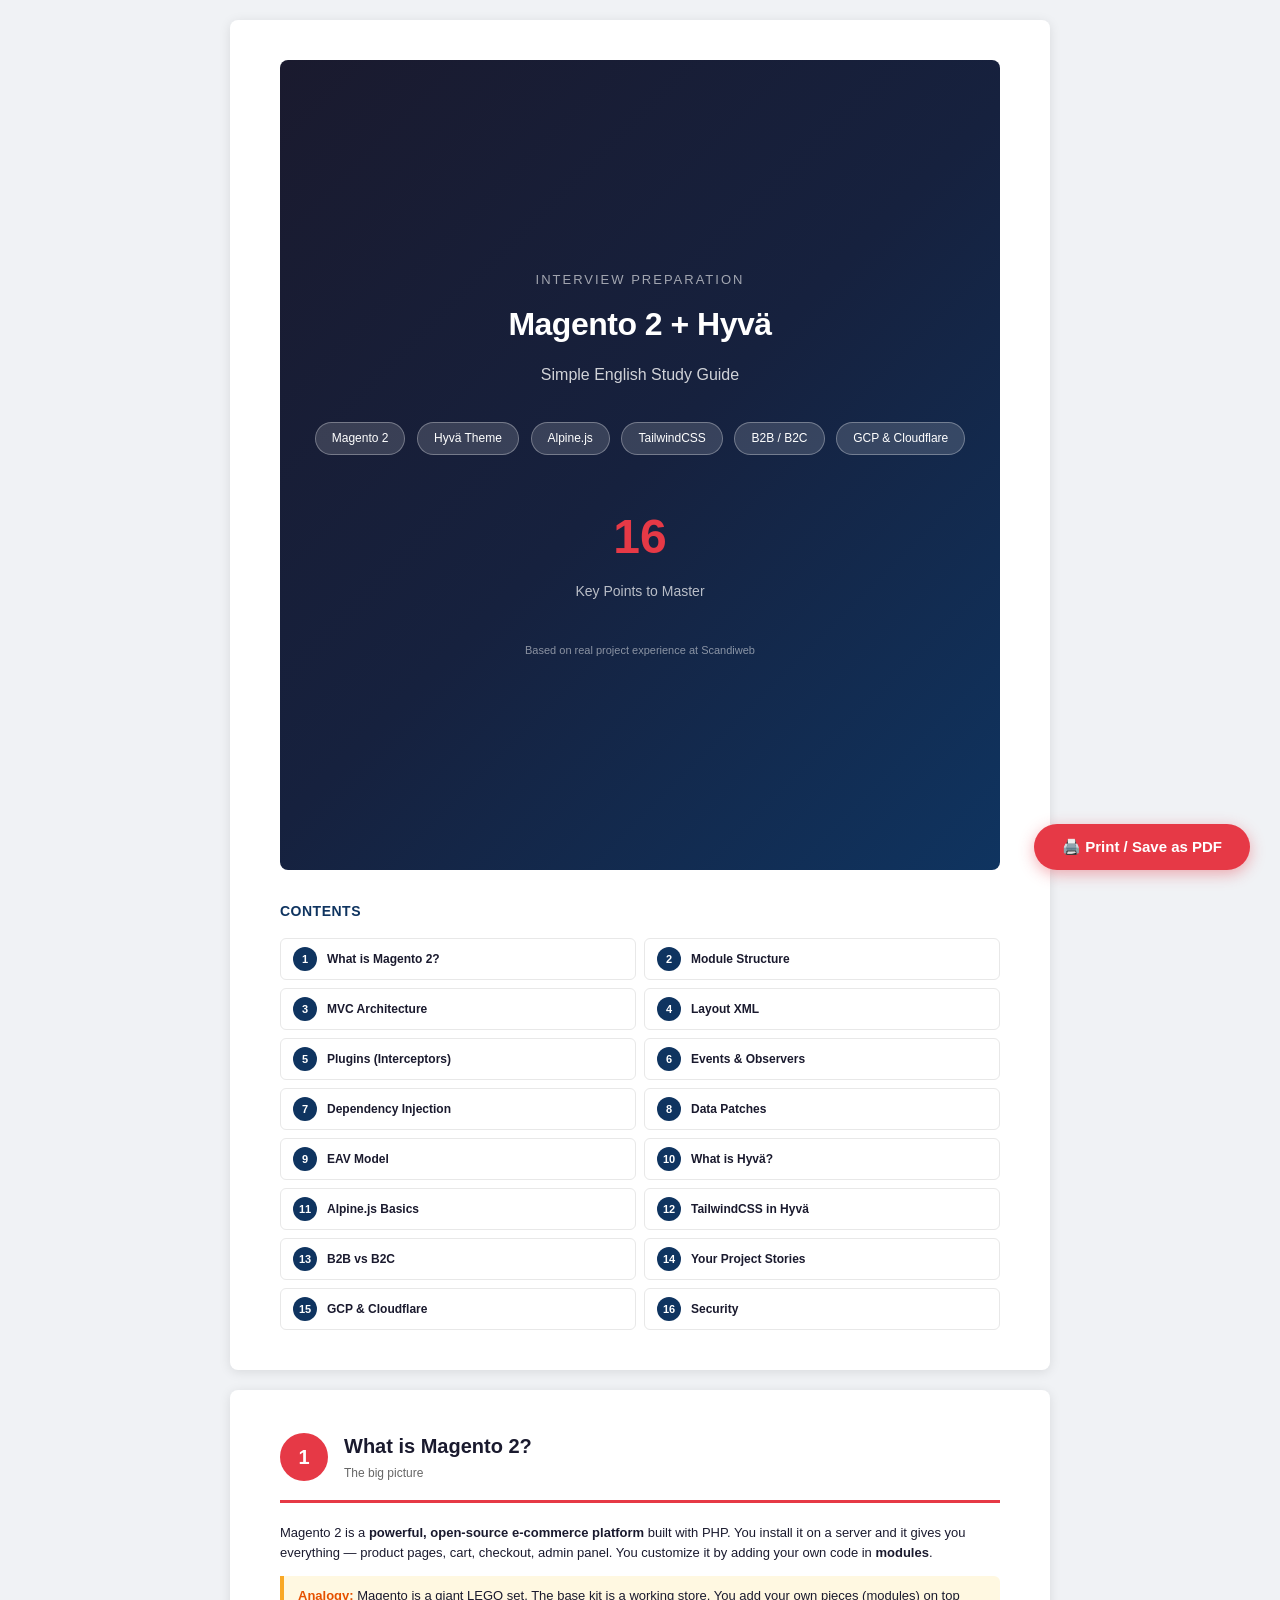
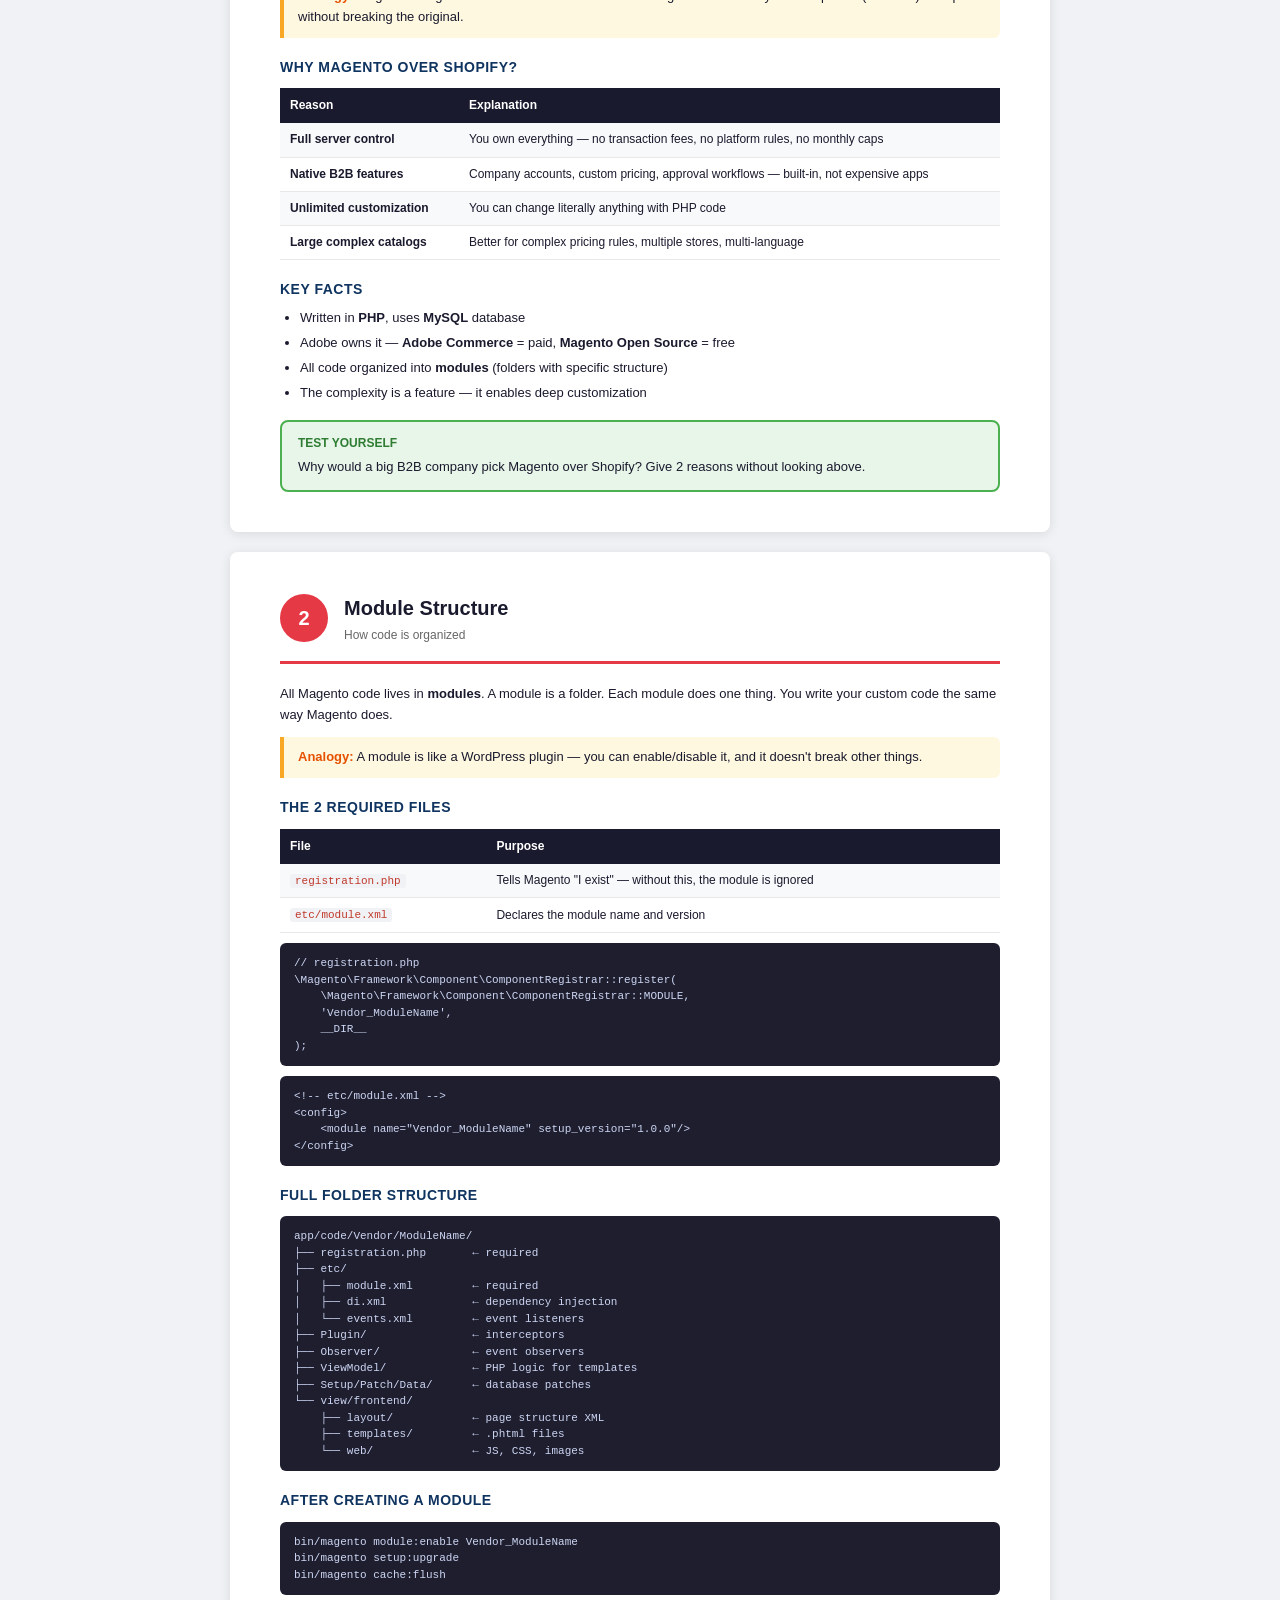
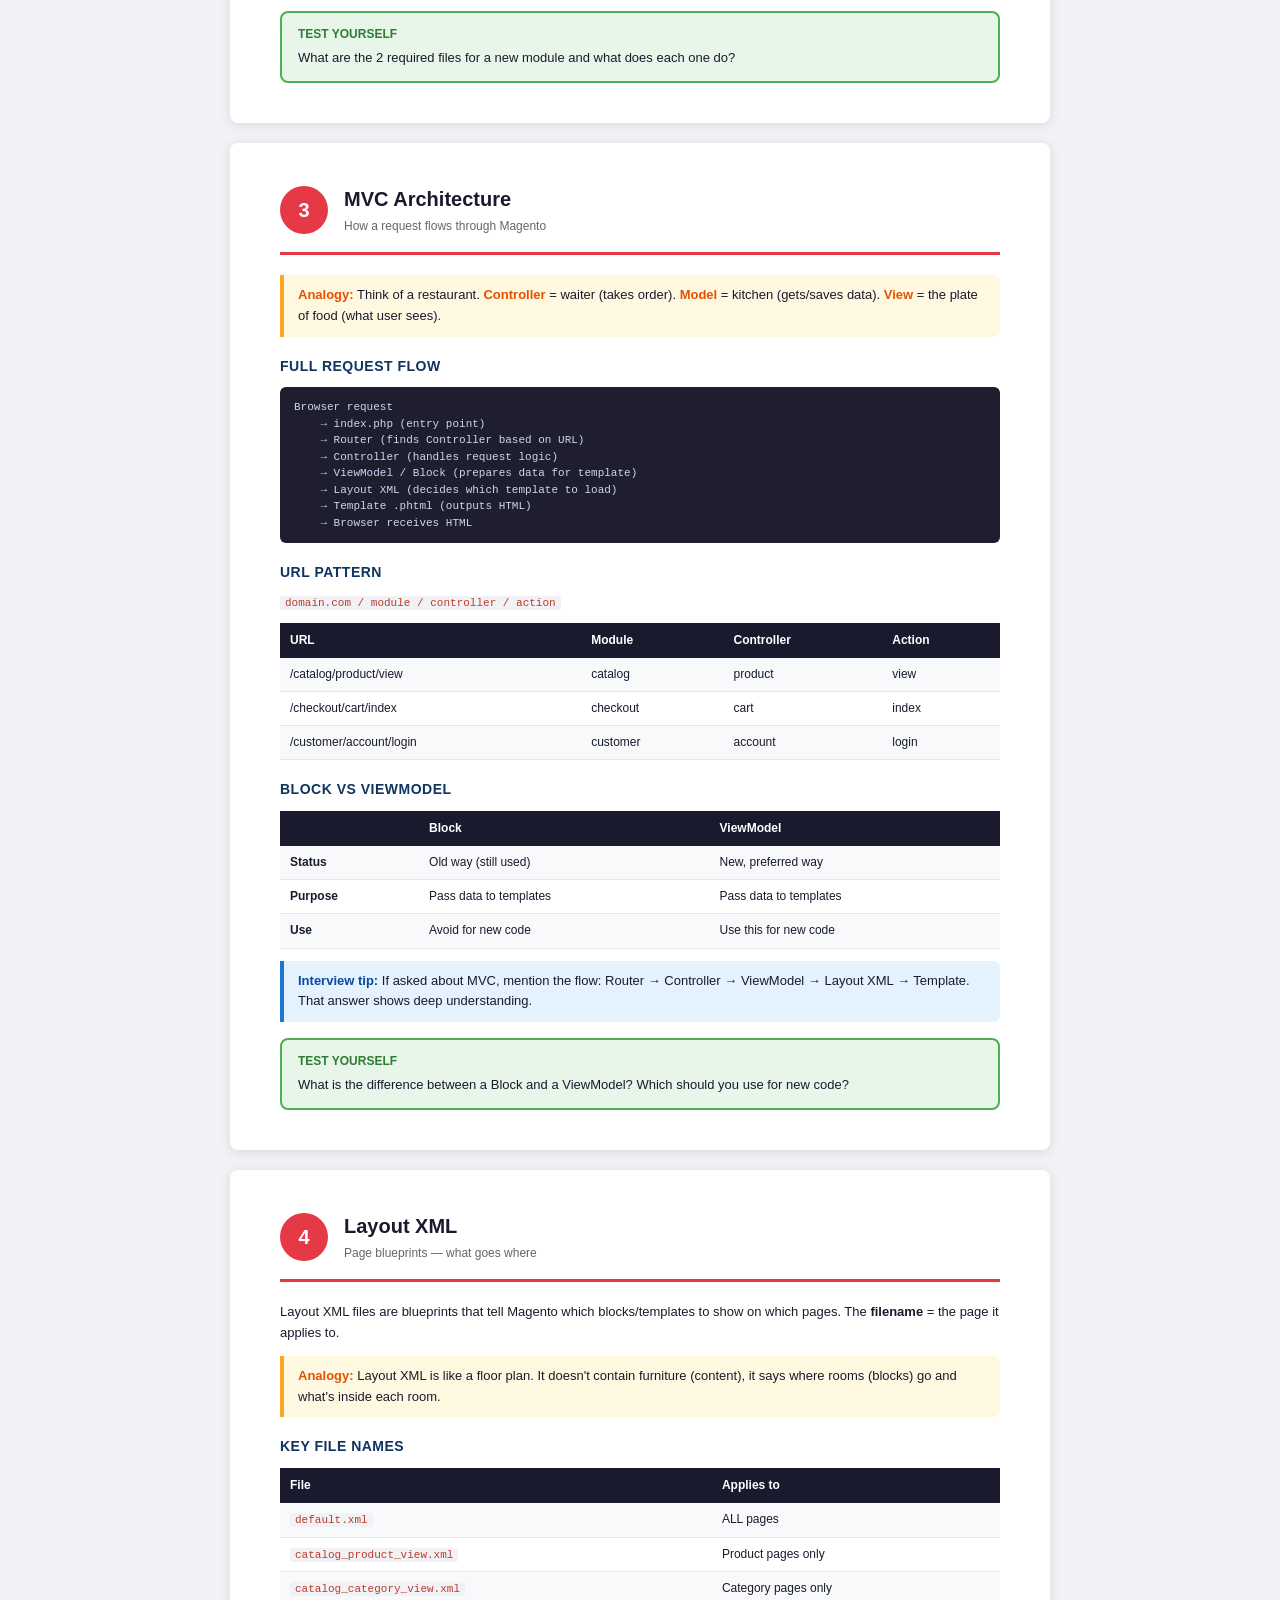
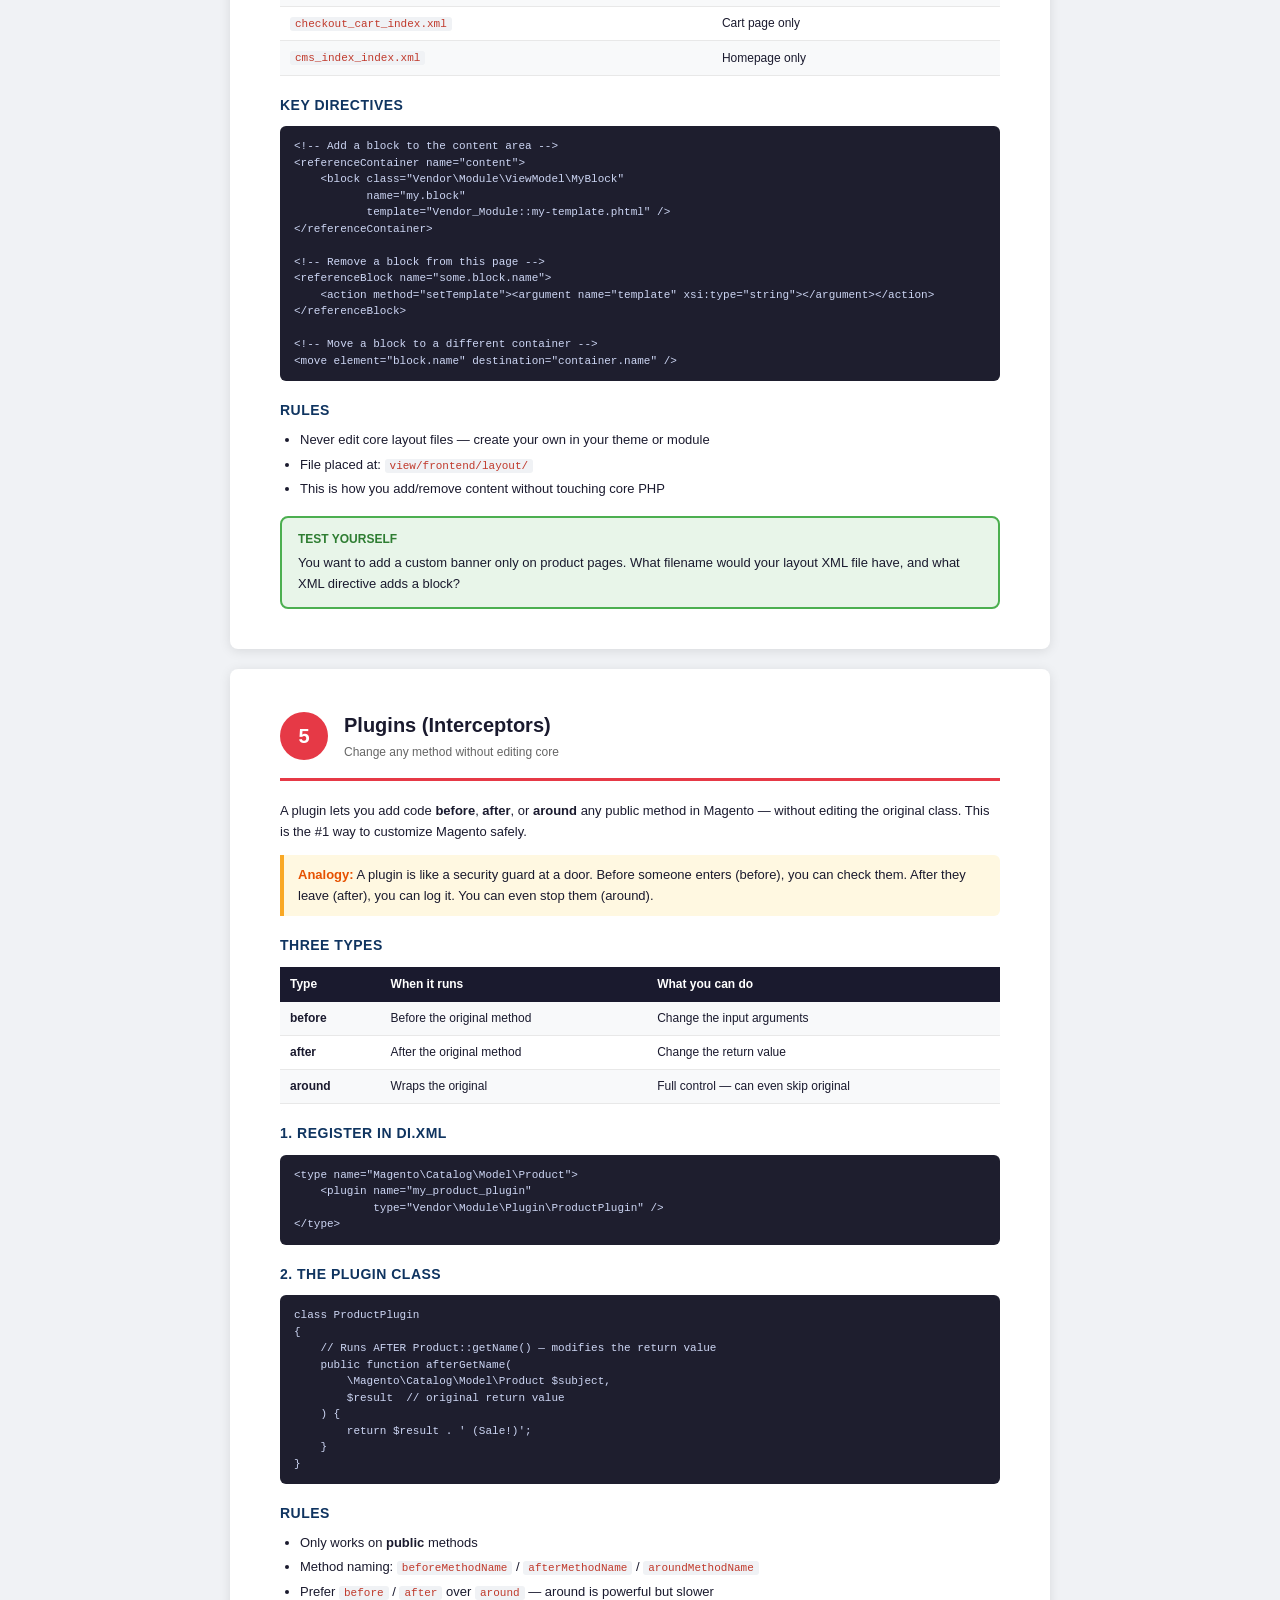
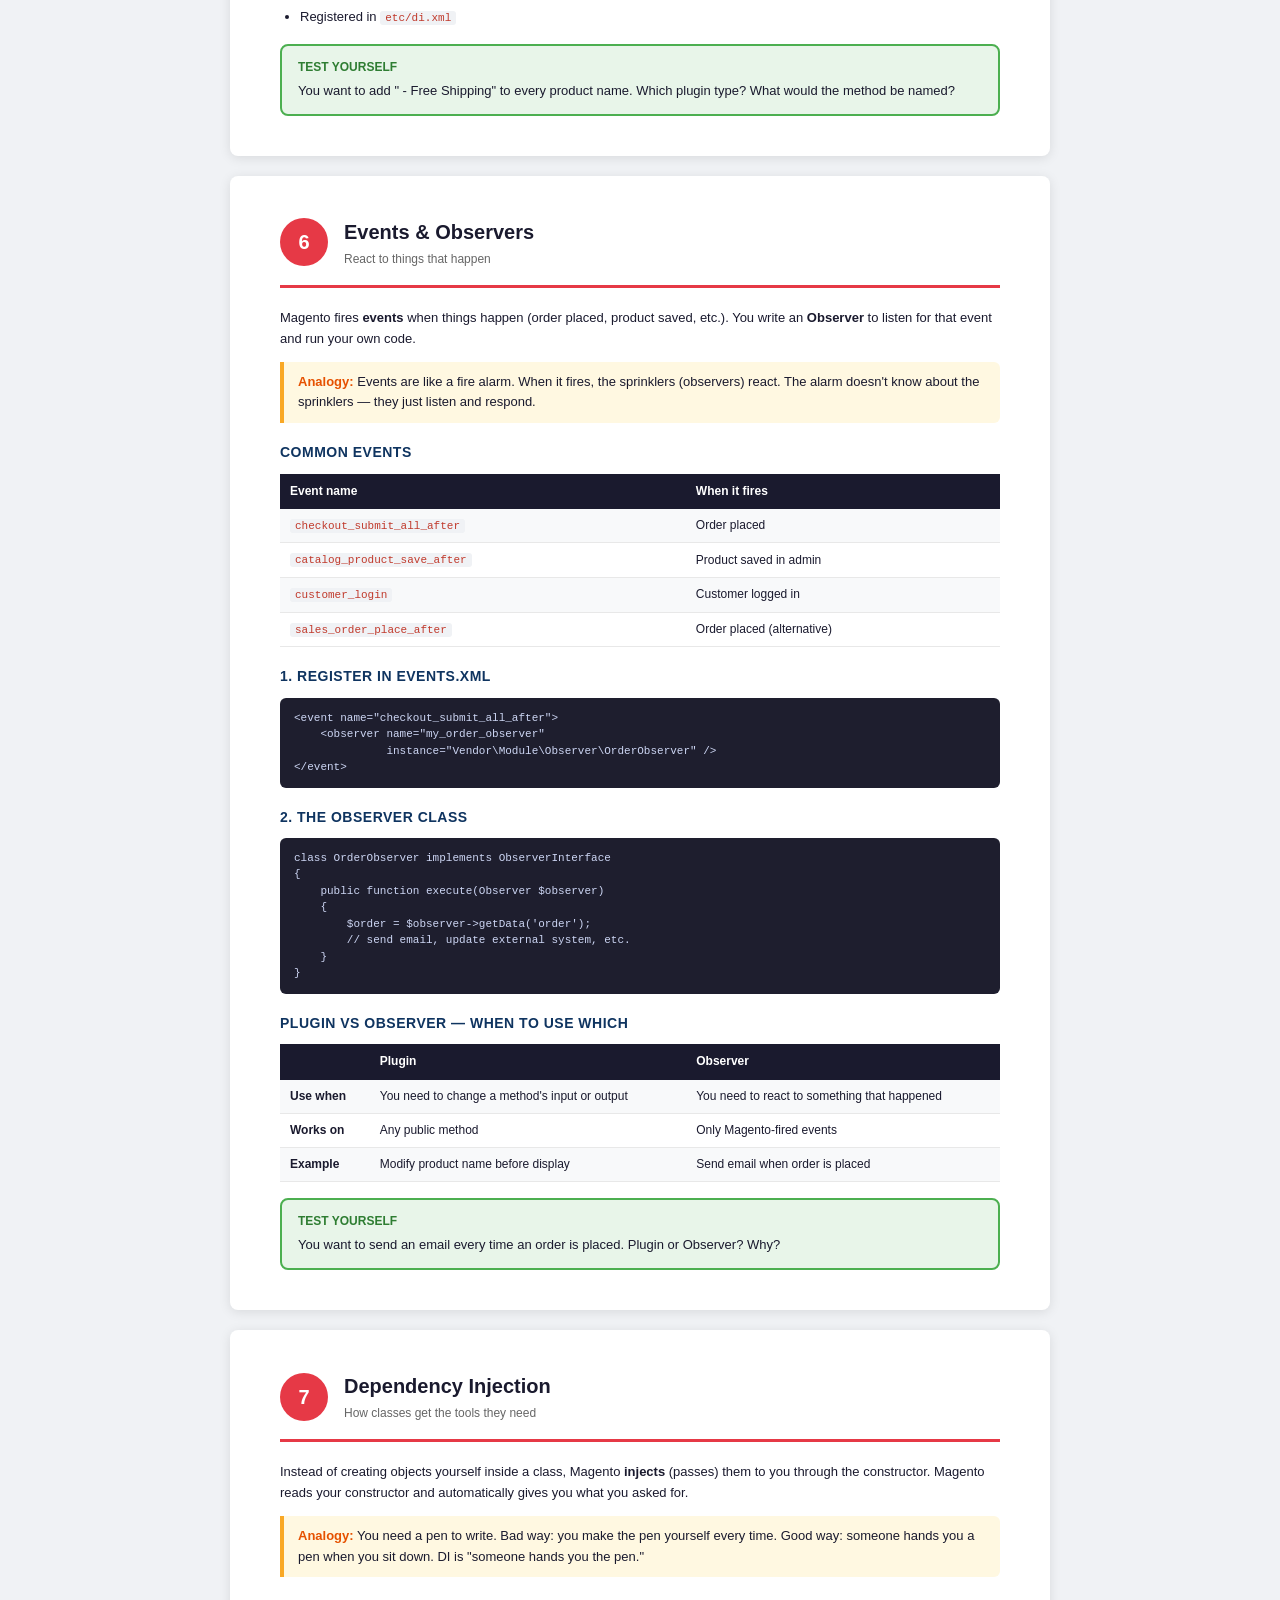
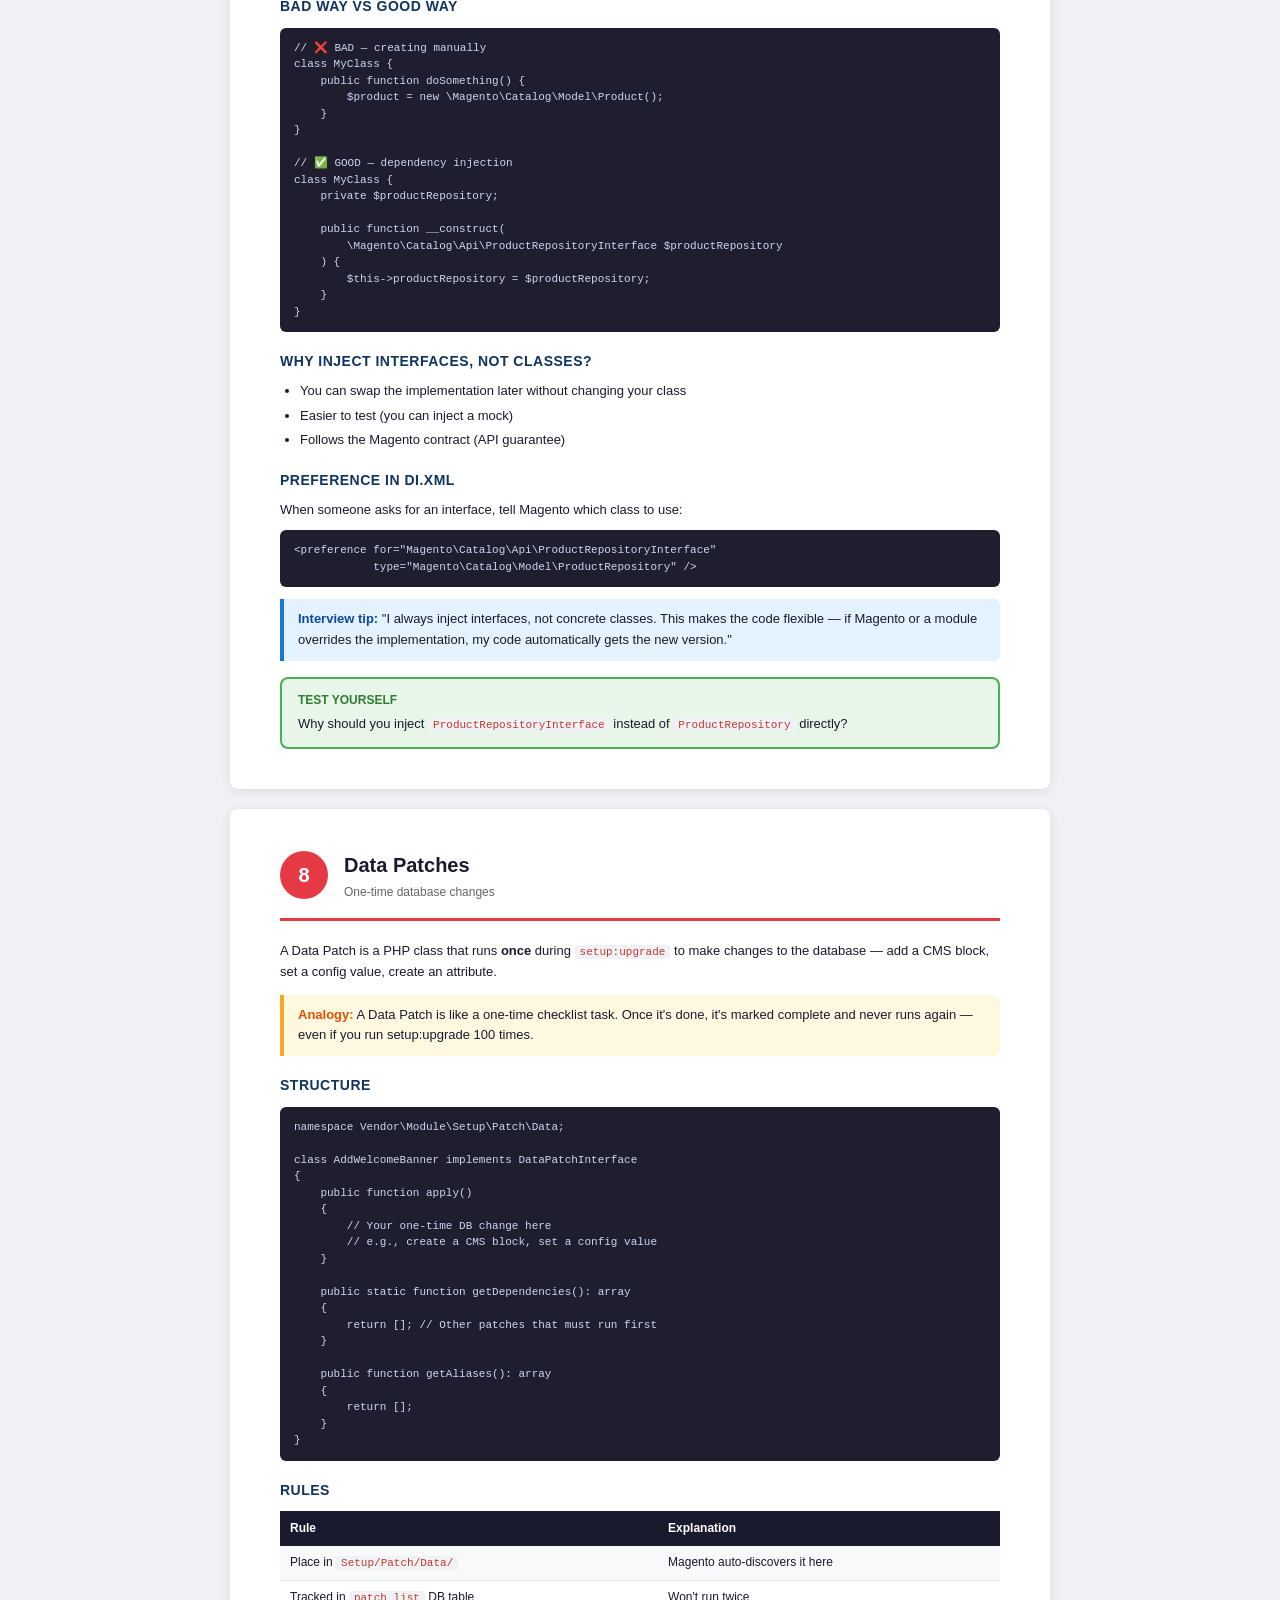
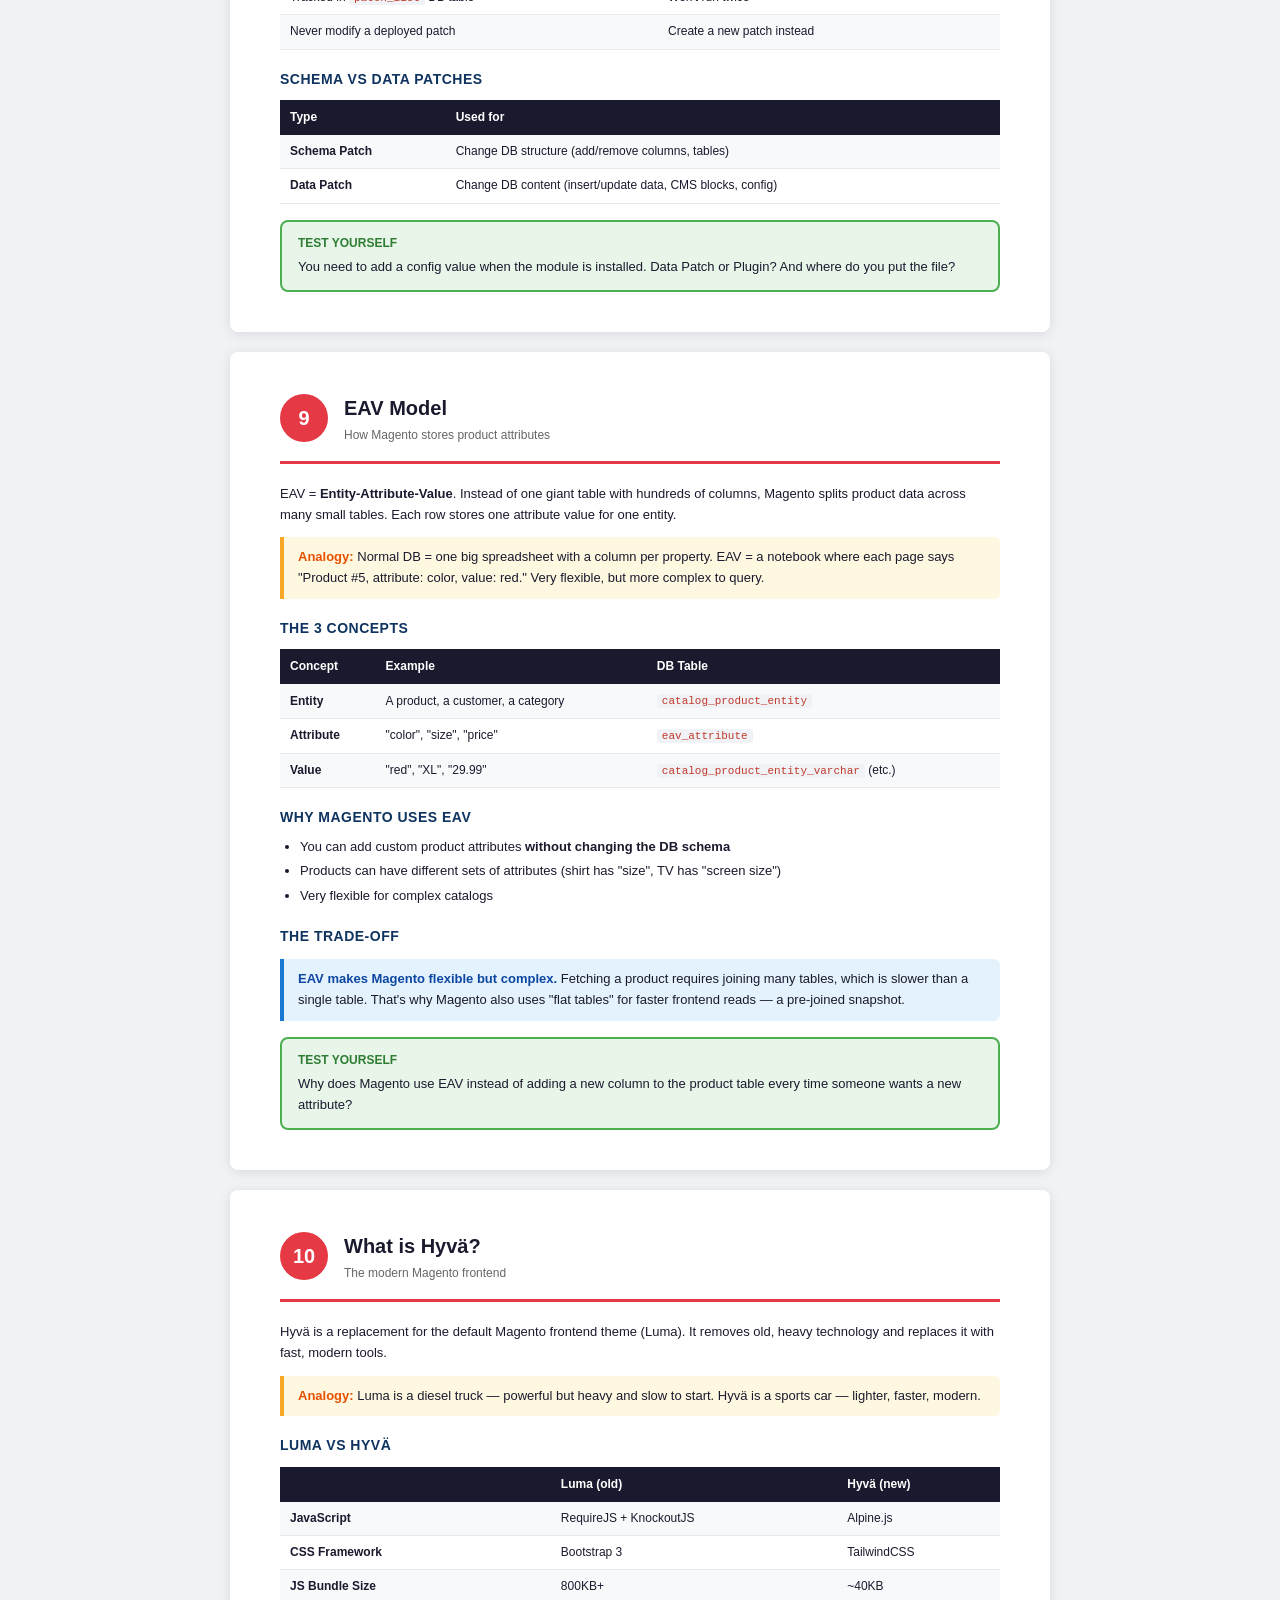
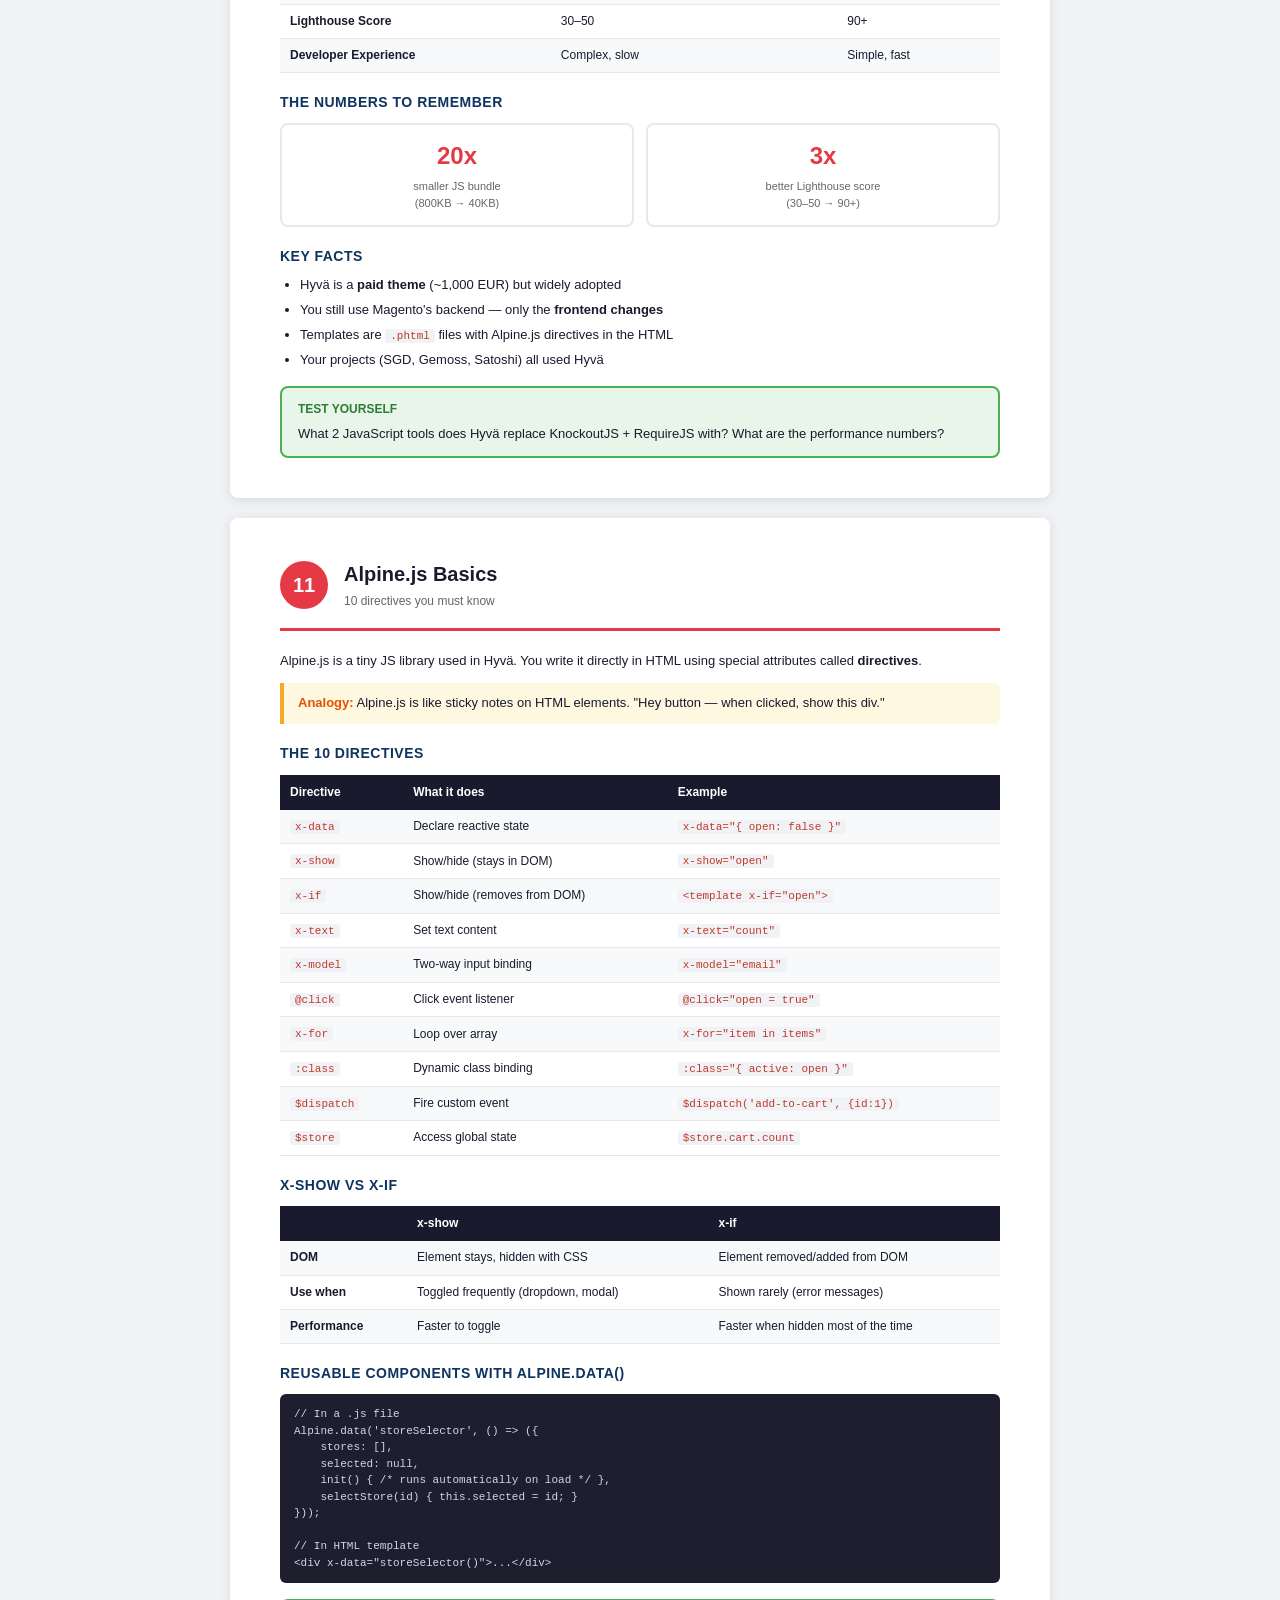
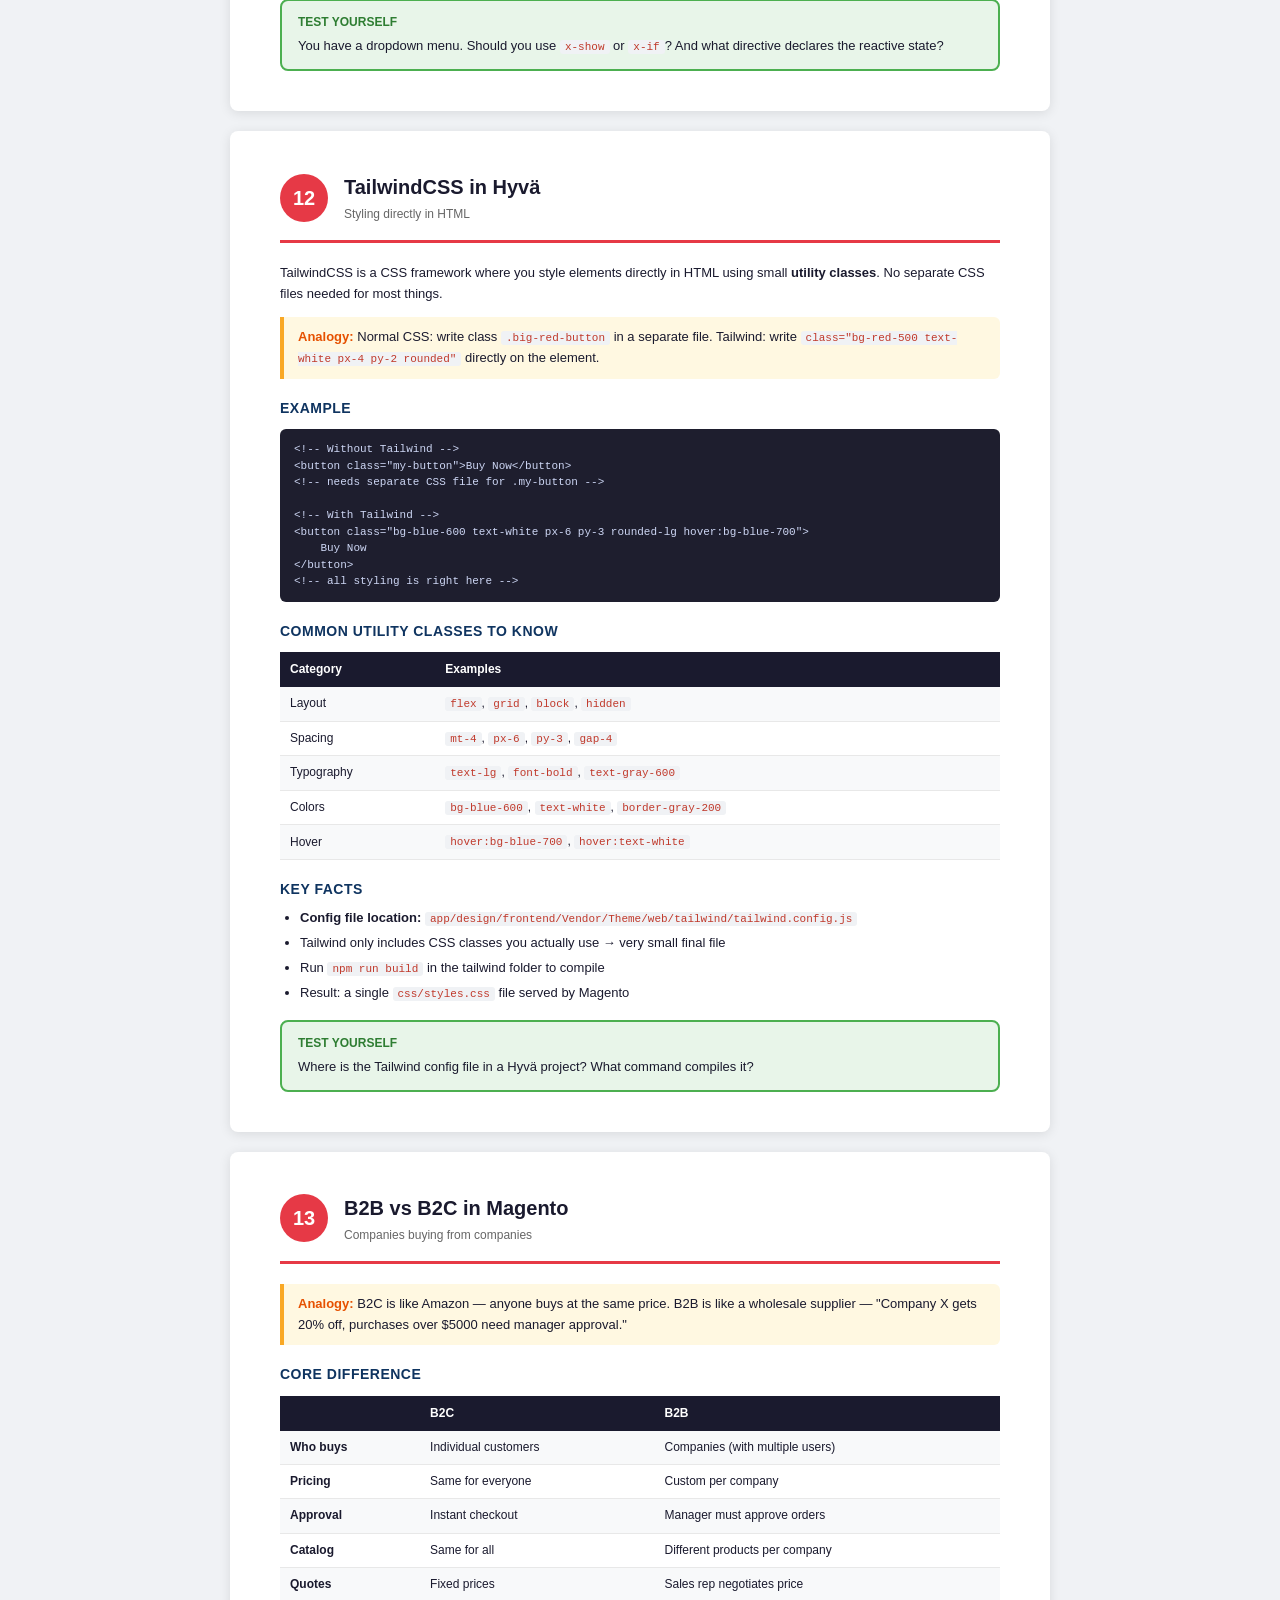
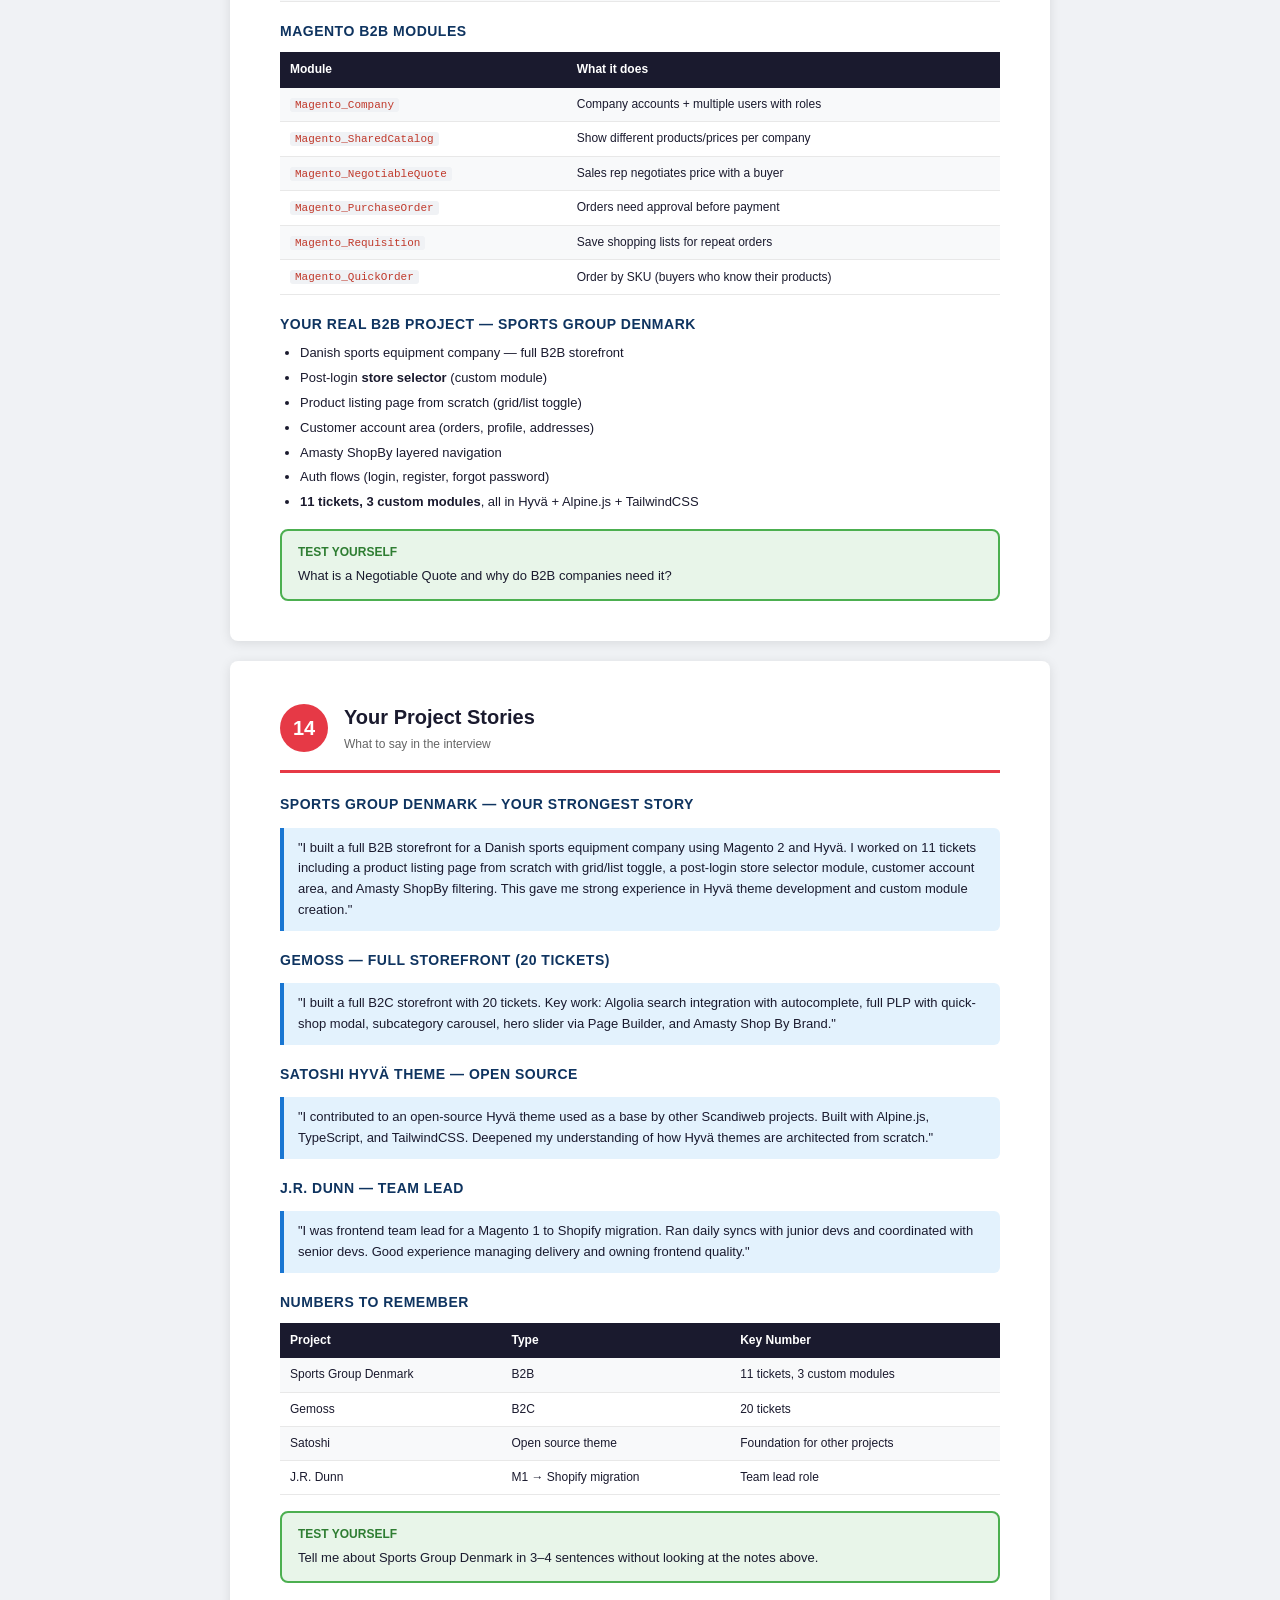
<file: print-study-guide.html>
<!DOCTYPE html>
<html lang="en">
<head>
<meta charset="UTF-8">
<meta name="viewport" content="width=device-width, initial-scale=1.0">
<title>Magento 2 + Hyvä — Interview Study Guide</title>
<style>
  /* ── General ── */
  *, *::before, *::after { box-sizing: border-box; margin: 0; padding: 0; }

  body {
    font-family: 'Segoe UI', Arial, sans-serif;
    font-size: 13px;
    line-height: 1.6;
    color: #1a1a2e;
    background: #fff;
    padding: 0;
  }

  /* ── Print layout ── */
  @media print {
    body { font-size: 11px; }
    .no-print { display: none !important; }
    .page { page-break-after: always; padding: 15mm 18mm; }
    .page:last-child { page-break-after: avoid; }
    h1 { font-size: 20px; }
    h2 { font-size: 15px; }
    h3 { font-size: 13px; }
    table { font-size: 10px; }
    code, pre { font-size: 9.5px; }
    .tip-box, .test-box, .analogy-box { break-inside: avoid; }
  }

  /* ── Screen layout ── */
  @media screen {
    body { background: #f0f2f5; }
    .page {
      background: #fff;
      max-width: 820px;
      margin: 20px auto;
      padding: 40px 50px;
      border-radius: 8px;
      box-shadow: 0 2px 12px rgba(0,0,0,0.1);
    }
    .print-btn {
      position: fixed;
      bottom: 30px;
      right: 30px;
      background: #e63946;
      color: #fff;
      border: none;
      padding: 14px 28px;
      font-size: 15px;
      font-weight: 700;
      border-radius: 50px;
      cursor: pointer;
      box-shadow: 0 4px 15px rgba(230,57,70,0.4);
      z-index: 999;
    }
    .print-btn:hover { background: #c1121f; }
  }

  /* ── Cover page ── */
  .cover {
    display: flex;
    flex-direction: column;
    justify-content: center;
    align-items: center;
    min-height: 90vh;
    text-align: center;
    background: linear-gradient(135deg, #1a1a2e 0%, #16213e 50%, #0f3460 100%);
    color: #fff;
    border-radius: 8px;
  }
  .cover h1 { font-size: 32px; font-weight: 800; margin-bottom: 12px; letter-spacing: -0.5px; }
  .cover .subtitle { font-size: 16px; opacity: 0.8; margin-bottom: 30px; }
  .cover .tag {
    display: inline-block;
    background: rgba(255,255,255,0.15);
    border: 1px solid rgba(255,255,255,0.3);
    padding: 6px 16px;
    border-radius: 20px;
    font-size: 12px;
    margin: 4px;
  }
  .cover .points-count {
    margin-top: 40px;
    font-size: 48px;
    font-weight: 800;
    color: #e63946;
  }
  .cover .points-label { font-size: 14px; opacity: 0.7; margin-top: 4px; }

  /* ── Point header ── */
  .point-header {
    display: flex;
    align-items: center;
    gap: 16px;
    margin-bottom: 20px;
    padding-bottom: 16px;
    border-bottom: 3px solid #e63946;
  }
  .point-number {
    background: #e63946;
    color: #fff;
    font-size: 20px;
    font-weight: 800;
    width: 48px;
    height: 48px;
    border-radius: 50%;
    display: flex;
    align-items: center;
    justify-content: center;
    flex-shrink: 0;
  }
  .point-title { font-size: 20px; font-weight: 800; color: #1a1a2e; }
  .point-subtitle { font-size: 12px; color: #666; margin-top: 2px; }

  /* ── Headings ── */
  h2 { font-size: 14px; font-weight: 700; color: #0f3460; margin: 18px 0 8px; text-transform: uppercase; letter-spacing: 0.5px; }
  h3 { font-size: 13px; font-weight: 700; color: #1a1a2e; margin: 14px 0 6px; }

  /* ── Boxes ── */
  .analogy-box {
    background: #fff8e1;
    border-left: 4px solid #f9a825;
    padding: 10px 14px;
    border-radius: 0 6px 6px 0;
    margin: 12px 0;
  }
  .analogy-box strong { color: #e65100; }

  .test-box {
    background: #e8f5e9;
    border: 2px solid #4caf50;
    border-radius: 8px;
    padding: 12px 16px;
    margin: 16px 0 0;
  }
  .test-box strong { color: #2e7d32; display: block; margin-bottom: 4px; font-size: 12px; text-transform: uppercase; }

  .tip-box {
    background: #e3f2fd;
    border-left: 4px solid #1976d2;
    padding: 10px 14px;
    border-radius: 0 6px 6px 0;
    margin: 12px 0;
  }
  .tip-box strong { color: #0d47a1; }

  /* ── Code ── */
  pre {
    background: #1e1e2e;
    color: #cdd6f4;
    padding: 12px 14px;
    border-radius: 6px;
    font-family: 'Courier New', monospace;
    font-size: 11px;
    overflow-x: auto;
    margin: 10px 0;
    line-height: 1.5;
  }
  code {
    background: #f0f2f5;
    color: #c0392b;
    padding: 1px 5px;
    border-radius: 3px;
    font-family: 'Courier New', monospace;
    font-size: 11px;
  }
  pre code { background: none; color: inherit; padding: 0; }

  /* ── Tables ── */
  table { width: 100%; border-collapse: collapse; margin: 10px 0; font-size: 12px; }
  th { background: #1a1a2e; color: #fff; padding: 8px 10px; text-align: left; font-weight: 600; }
  td { padding: 7px 10px; border-bottom: 1px solid #e8e8e8; }
  tr:nth-child(even) td { background: #f8f9fa; }

  /* ── Lists ── */
  ul, ol { padding-left: 20px; margin: 8px 0; }
  li { margin-bottom: 4px; }

  p { margin: 8px 0; }

  /* ── Quick ref ── */
  .cmd { background: #1e1e2e; color: #a6e3a1; padding: 4px 8px; border-radius: 4px; font-family: monospace; font-size: 11px; display: block; margin: 4px 0; }
  .cmd .comment { color: #6c7086; }

  /* ── Numbers ── */
  .big-stat { display: inline-block; background: #e63946; color: #fff; font-size: 22px; font-weight: 800; padding: 8px 16px; border-radius: 8px; margin: 4px; }
  .stat-label { font-size: 11px; display: block; text-align: center; color: #666; }

  .two-col { display: grid; grid-template-columns: 1fr 1fr; gap: 12px; margin: 10px 0; }
  .stat-card { text-align: center; padding: 12px; border: 2px solid #e8e8e8; border-radius: 8px; }
  .stat-card .val { font-size: 24px; font-weight: 800; color: #e63946; }
  .stat-card .lbl { font-size: 11px; color: #666; margin-top: 2px; }

  /* ── TOC ── */
  .toc-grid { display: grid; grid-template-columns: 1fr 1fr; gap: 8px; margin-top: 16px; }
  .toc-item { display: flex; align-items: center; gap: 10px; padding: 8px 12px; border: 1px solid #e8e8e8; border-radius: 6px; }
  .toc-num { background: #0f3460; color: #fff; width: 24px; height: 24px; border-radius: 50%; display: flex; align-items: center; justify-content: center; font-size: 11px; font-weight: 700; flex-shrink: 0; }
  .toc-text { font-size: 12px; font-weight: 600; }

  .divider { height: 2px; background: linear-gradient(90deg, #e63946, transparent); margin: 16px 0; }
</style>
</head>
<body>

<button class="print-btn no-print" onclick="window.print()">🖨️ Print / Save as PDF</button>

<!-- ══════════════════════════════════════════════════ COVER ══ -->
<div class="page">
  <div class="cover">
    <div style="font-size:13px;opacity:0.6;margin-bottom:8px;letter-spacing:2px;text-transform:uppercase">Interview Preparation</div>
    <h1>Magento 2 + Hyvä</h1>
    <div class="subtitle">Simple English Study Guide</div>
    <div>
      <span class="tag">Magento 2</span>
      <span class="tag">Hyvä Theme</span>
      <span class="tag">Alpine.js</span>
      <span class="tag">TailwindCSS</span>
      <span class="tag">B2B / B2C</span>
      <span class="tag">GCP & Cloudflare</span>
    </div>
    <div class="points-count">16</div>
    <div class="points-label">Key Points to Master</div>
    <div style="margin-top:40px;opacity:0.5;font-size:11px">Based on real project experience at Scandiweb</div>
  </div>

  <div style="margin-top:30px">
    <h2>Contents</h2>
    <div class="toc-grid">
      <div class="toc-item"><div class="toc-num">1</div><div class="toc-text">What is Magento 2?</div></div>
      <div class="toc-item"><div class="toc-num">2</div><div class="toc-text">Module Structure</div></div>
      <div class="toc-item"><div class="toc-num">3</div><div class="toc-text">MVC Architecture</div></div>
      <div class="toc-item"><div class="toc-num">4</div><div class="toc-text">Layout XML</div></div>
      <div class="toc-item"><div class="toc-num">5</div><div class="toc-text">Plugins (Interceptors)</div></div>
      <div class="toc-item"><div class="toc-num">6</div><div class="toc-text">Events &amp; Observers</div></div>
      <div class="toc-item"><div class="toc-num">7</div><div class="toc-text">Dependency Injection</div></div>
      <div class="toc-item"><div class="toc-num">8</div><div class="toc-text">Data Patches</div></div>
      <div class="toc-item"><div class="toc-num">9</div><div class="toc-text">EAV Model</div></div>
      <div class="toc-item"><div class="toc-num">10</div><div class="toc-text">What is Hyvä?</div></div>
      <div class="toc-item"><div class="toc-num">11</div><div class="toc-text">Alpine.js Basics</div></div>
      <div class="toc-item"><div class="toc-num">12</div><div class="toc-text">TailwindCSS in Hyvä</div></div>
      <div class="toc-item"><div class="toc-num">13</div><div class="toc-text">B2B vs B2C</div></div>
      <div class="toc-item"><div class="toc-num">14</div><div class="toc-text">Your Project Stories</div></div>
      <div class="toc-item"><div class="toc-num">15</div><div class="toc-text">GCP &amp; Cloudflare</div></div>
      <div class="toc-item"><div class="toc-num">16</div><div class="toc-text">Security</div></div>
    </div>
  </div>
</div>

<!-- ══════════════════════════════════════════════════ P1 ══ -->
<div class="page">
  <div class="point-header">
    <div class="point-number">1</div>
    <div><div class="point-title">What is Magento 2?</div><div class="point-subtitle">The big picture</div></div>
  </div>

  <p>Magento 2 is a <strong>powerful, open-source e-commerce platform</strong> built with PHP. You install it on a server and it gives you everything — product pages, cart, checkout, admin panel. You customize it by adding your own code in <strong>modules</strong>.</p>

  <div class="analogy-box"><strong>Analogy:</strong> Magento is a giant LEGO set. The base kit is a working store. You add your own pieces (modules) on top without breaking the original.</div>

  <h2>Why Magento over Shopify?</h2>
  <table>
    <tr><th>Reason</th><th>Explanation</th></tr>
    <tr><td><strong>Full server control</strong></td><td>You own everything — no transaction fees, no platform rules, no monthly caps</td></tr>
    <tr><td><strong>Native B2B features</strong></td><td>Company accounts, custom pricing, approval workflows — built-in, not expensive apps</td></tr>
    <tr><td><strong>Unlimited customization</strong></td><td>You can change literally anything with PHP code</td></tr>
    <tr><td><strong>Large complex catalogs</strong></td><td>Better for complex pricing rules, multiple stores, multi-language</td></tr>
  </table>

  <h2>Key Facts</h2>
  <ul>
    <li>Written in <strong>PHP</strong>, uses <strong>MySQL</strong> database</li>
    <li>Adobe owns it — <strong>Adobe Commerce</strong> = paid, <strong>Magento Open Source</strong> = free</li>
    <li>All code organized into <strong>modules</strong> (folders with specific structure)</li>
    <li>The complexity is a feature — it enables deep customization</li>
  </ul>

  <div class="test-box"><strong>Test Yourself</strong> Why would a big B2B company pick Magento over Shopify? Give 2 reasons without looking above.</div>
</div>

<!-- ══════════════════════════════════════════════════ P2 ══ -->
<div class="page">
  <div class="point-header">
    <div class="point-number">2</div>
    <div><div class="point-title">Module Structure</div><div class="point-subtitle">How code is organized</div></div>
  </div>

  <p>All Magento code lives in <strong>modules</strong>. A module is a folder. Each module does one thing. You write your custom code the same way Magento does.</p>

  <div class="analogy-box"><strong>Analogy:</strong> A module is like a WordPress plugin — you can enable/disable it, and it doesn't break other things.</div>

  <h2>The 2 Required Files</h2>
  <table>
    <tr><th>File</th><th>Purpose</th></tr>
    <tr><td><code>registration.php</code></td><td>Tells Magento "I exist" — without this, the module is ignored</td></tr>
    <tr><td><code>etc/module.xml</code></td><td>Declares the module name and version</td></tr>
  </table>

  <pre>// registration.php
\Magento\Framework\Component\ComponentRegistrar::register(
    \Magento\Framework\Component\ComponentRegistrar::MODULE,
    'Vendor_ModuleName',
    __DIR__
);</pre>

  <pre>&lt;!-- etc/module.xml --&gt;
&lt;config&gt;
    &lt;module name="Vendor_ModuleName" setup_version="1.0.0"/&gt;
&lt;/config&gt;</pre>

  <h2>Full Folder Structure</h2>
  <pre>app/code/Vendor/ModuleName/
├── registration.php       ← required
├── etc/
│   ├── module.xml         ← required
│   ├── di.xml             ← dependency injection
│   └── events.xml         ← event listeners
├── Plugin/                ← interceptors
├── Observer/              ← event observers
├── ViewModel/             ← PHP logic for templates
├── Setup/Patch/Data/      ← database patches
└── view/frontend/
    ├── layout/            ← page structure XML
    ├── templates/         ← .phtml files
    └── web/               ← JS, CSS, images</pre>

  <h2>After Creating a Module</h2>
  <pre>bin/magento module:enable Vendor_ModuleName
bin/magento setup:upgrade
bin/magento cache:flush</pre>

  <div class="test-box"><strong>Test Yourself</strong> What are the 2 required files for a new module and what does each one do?</div>
</div>

<!-- ══════════════════════════════════════════════════ P3 ══ -->
<div class="page">
  <div class="point-header">
    <div class="point-number">3</div>
    <div><div class="point-title">MVC Architecture</div><div class="point-subtitle">How a request flows through Magento</div></div>
  </div>

  <div class="analogy-box"><strong>Analogy:</strong> Think of a restaurant. <strong>Controller</strong> = waiter (takes order). <strong>Model</strong> = kitchen (gets/saves data). <strong>View</strong> = the plate of food (what user sees).</div>

  <h2>Full Request Flow</h2>
  <pre>Browser request
    → index.php (entry point)
    → Router (finds Controller based on URL)
    → Controller (handles request logic)
    → ViewModel / Block (prepares data for template)
    → Layout XML (decides which template to load)
    → Template .phtml (outputs HTML)
    → Browser receives HTML</pre>

  <h2>URL Pattern</h2>
  <p><code>domain.com / module / controller / action</code></p>
  <table>
    <tr><th>URL</th><th>Module</th><th>Controller</th><th>Action</th></tr>
    <tr><td>/catalog/product/view</td><td>catalog</td><td>product</td><td>view</td></tr>
    <tr><td>/checkout/cart/index</td><td>checkout</td><td>cart</td><td>index</td></tr>
    <tr><td>/customer/account/login</td><td>customer</td><td>account</td><td>login</td></tr>
  </table>

  <h2>Block vs ViewModel</h2>
  <table>
    <tr><th></th><th>Block</th><th>ViewModel</th></tr>
    <tr><td><strong>Status</strong></td><td>Old way (still used)</td><td>New, preferred way</td></tr>
    <tr><td><strong>Purpose</strong></td><td>Pass data to templates</td><td>Pass data to templates</td></tr>
    <tr><td><strong>Use</strong></td><td>Avoid for new code</td><td>Use this for new code</td></tr>
  </table>

  <div class="tip-box"><strong>Interview tip:</strong> If asked about MVC, mention the flow: Router → Controller → ViewModel → Layout XML → Template. That answer shows deep understanding.</div>

  <div class="test-box"><strong>Test Yourself</strong> What is the difference between a Block and a ViewModel? Which should you use for new code?</div>
</div>

<!-- ══════════════════════════════════════════════════ P4 ══ -->
<div class="page">
  <div class="point-header">
    <div class="point-number">4</div>
    <div><div class="point-title">Layout XML</div><div class="point-subtitle">Page blueprints — what goes where</div></div>
  </div>

  <p>Layout XML files are blueprints that tell Magento which blocks/templates to show on which pages. The <strong>filename</strong> = the page it applies to.</p>

  <div class="analogy-box"><strong>Analogy:</strong> Layout XML is like a floor plan. It doesn't contain furniture (content), it says where rooms (blocks) go and what's inside each room.</div>

  <h2>Key File Names</h2>
  <table>
    <tr><th>File</th><th>Applies to</th></tr>
    <tr><td><code>default.xml</code></td><td>ALL pages</td></tr>
    <tr><td><code>catalog_product_view.xml</code></td><td>Product pages only</td></tr>
    <tr><td><code>catalog_category_view.xml</code></td><td>Category pages only</td></tr>
    <tr><td><code>checkout_cart_index.xml</code></td><td>Cart page only</td></tr>
    <tr><td><code>cms_index_index.xml</code></td><td>Homepage only</td></tr>
  </table>

  <h2>Key Directives</h2>
  <pre>&lt;!-- Add a block to the content area --&gt;
&lt;referenceContainer name="content"&gt;
    &lt;block class="Vendor\Module\ViewModel\MyBlock"
           name="my.block"
           template="Vendor_Module::my-template.phtml" /&gt;
&lt;/referenceContainer&gt;

&lt;!-- Remove a block from this page --&gt;
&lt;referenceBlock name="some.block.name"&gt;
    &lt;action method="setTemplate"&gt;&lt;argument name="template" xsi:type="string"&gt;&lt;/argument&gt;&lt;/action&gt;
&lt;/referenceBlock&gt;

&lt;!-- Move a block to a different container --&gt;
&lt;move element="block.name" destination="container.name" /&gt;</pre>

  <h2>Rules</h2>
  <ul>
    <li>Never edit core layout files — create your own in your theme or module</li>
    <li>File placed at: <code>view/frontend/layout/</code></li>
    <li>This is how you add/remove content without touching core PHP</li>
  </ul>

  <div class="test-box"><strong>Test Yourself</strong> You want to add a custom banner only on product pages. What filename would your layout XML file have, and what XML directive adds a block?</div>
</div>

<!-- ══════════════════════════════════════════════════ P5 ══ -->
<div class="page">
  <div class="point-header">
    <div class="point-number">5</div>
    <div><div class="point-title">Plugins (Interceptors)</div><div class="point-subtitle">Change any method without editing core</div></div>
  </div>

  <p>A plugin lets you add code <strong>before</strong>, <strong>after</strong>, or <strong>around</strong> any public method in Magento — without editing the original class. This is the #1 way to customize Magento safely.</p>

  <div class="analogy-box"><strong>Analogy:</strong> A plugin is like a security guard at a door. Before someone enters (before), you can check them. After they leave (after), you can log it. You can even stop them (around).</div>

  <h2>Three Types</h2>
  <table>
    <tr><th>Type</th><th>When it runs</th><th>What you can do</th></tr>
    <tr><td><strong>before</strong></td><td>Before the original method</td><td>Change the input arguments</td></tr>
    <tr><td><strong>after</strong></td><td>After the original method</td><td>Change the return value</td></tr>
    <tr><td><strong>around</strong></td><td>Wraps the original</td><td>Full control — can even skip original</td></tr>
  </table>

  <h2>1. Register in di.xml</h2>
  <pre>&lt;type name="Magento\Catalog\Model\Product"&gt;
    &lt;plugin name="my_product_plugin"
            type="Vendor\Module\Plugin\ProductPlugin" /&gt;
&lt;/type&gt;</pre>

  <h2>2. The Plugin Class</h2>
  <pre>class ProductPlugin
{
    // Runs AFTER Product::getName() — modifies the return value
    public function afterGetName(
        \Magento\Catalog\Model\Product $subject,
        $result  // original return value
    ) {
        return $result . ' (Sale!)';
    }
}</pre>

  <h2>Rules</h2>
  <ul>
    <li>Only works on <strong>public</strong> methods</li>
    <li>Method naming: <code>beforeMethodName</code> / <code>afterMethodName</code> / <code>aroundMethodName</code></li>
    <li>Prefer <code>before</code> / <code>after</code> over <code>around</code> — around is powerful but slower</li>
    <li>Registered in <code>etc/di.xml</code></li>
  </ul>

  <div class="test-box"><strong>Test Yourself</strong> You want to add " - Free Shipping" to every product name. Which plugin type? What would the method be named?</div>
</div>

<!-- ══════════════════════════════════════════════════ P6 ══ -->
<div class="page">
  <div class="point-header">
    <div class="point-number">6</div>
    <div><div class="point-title">Events &amp; Observers</div><div class="point-subtitle">React to things that happen</div></div>
  </div>

  <p>Magento fires <strong>events</strong> when things happen (order placed, product saved, etc.). You write an <strong>Observer</strong> to listen for that event and run your own code.</p>

  <div class="analogy-box"><strong>Analogy:</strong> Events are like a fire alarm. When it fires, the sprinklers (observers) react. The alarm doesn't know about the sprinklers — they just listen and respond.</div>

  <h2>Common Events</h2>
  <table>
    <tr><th>Event name</th><th>When it fires</th></tr>
    <tr><td><code>checkout_submit_all_after</code></td><td>Order placed</td></tr>
    <tr><td><code>catalog_product_save_after</code></td><td>Product saved in admin</td></tr>
    <tr><td><code>customer_login</code></td><td>Customer logged in</td></tr>
    <tr><td><code>sales_order_place_after</code></td><td>Order placed (alternative)</td></tr>
  </table>

  <h2>1. Register in events.xml</h2>
  <pre>&lt;event name="checkout_submit_all_after"&gt;
    &lt;observer name="my_order_observer"
              instance="Vendor\Module\Observer\OrderObserver" /&gt;
&lt;/event&gt;</pre>

  <h2>2. The Observer Class</h2>
  <pre>class OrderObserver implements ObserverInterface
{
    public function execute(Observer $observer)
    {
        $order = $observer->getData('order');
        // send email, update external system, etc.
    }
}</pre>

  <h2>Plugin vs Observer — When to Use Which</h2>
  <table>
    <tr><th></th><th>Plugin</th><th>Observer</th></tr>
    <tr><td><strong>Use when</strong></td><td>You need to change a method's input or output</td><td>You need to react to something that happened</td></tr>
    <tr><td><strong>Works on</strong></td><td>Any public method</td><td>Only Magento-fired events</td></tr>
    <tr><td><strong>Example</strong></td><td>Modify product name before display</td><td>Send email when order is placed</td></tr>
  </table>

  <div class="test-box"><strong>Test Yourself</strong> You want to send an email every time an order is placed. Plugin or Observer? Why?</div>
</div>

<!-- ══════════════════════════════════════════════════ P7 ══ -->
<div class="page">
  <div class="point-header">
    <div class="point-number">7</div>
    <div><div class="point-title">Dependency Injection</div><div class="point-subtitle">How classes get the tools they need</div></div>
  </div>

  <p>Instead of creating objects yourself inside a class, Magento <strong>injects</strong> (passes) them to you through the constructor. Magento reads your constructor and automatically gives you what you asked for.</p>

  <div class="analogy-box"><strong>Analogy:</strong> You need a pen to write. Bad way: you make the pen yourself every time. Good way: someone hands you a pen when you sit down. DI is "someone hands you the pen."</div>

  <h2>Bad Way vs Good Way</h2>
  <pre>// ❌ BAD — creating manually
class MyClass {
    public function doSomething() {
        $product = new \Magento\Catalog\Model\Product();
    }
}

// ✅ GOOD — dependency injection
class MyClass {
    private $productRepository;

    public function __construct(
        \Magento\Catalog\Api\ProductRepositoryInterface $productRepository
    ) {
        $this->productRepository = $productRepository;
    }
}</pre>

  <h2>Why Inject Interfaces, Not Classes?</h2>
  <ul>
    <li>You can swap the implementation later without changing your class</li>
    <li>Easier to test (you can inject a mock)</li>
    <li>Follows the Magento contract (API guarantee)</li>
  </ul>

  <h2>Preference in di.xml</h2>
  <p>When someone asks for an interface, tell Magento which class to use:</p>
  <pre>&lt;preference for="Magento\Catalog\Api\ProductRepositoryInterface"
            type="Magento\Catalog\Model\ProductRepository" /&gt;</pre>

  <div class="tip-box"><strong>Interview tip:</strong> "I always inject interfaces, not concrete classes. This makes the code flexible — if Magento or a module overrides the implementation, my code automatically gets the new version."</div>

  <div class="test-box"><strong>Test Yourself</strong> Why should you inject <code>ProductRepositoryInterface</code> instead of <code>ProductRepository</code> directly?</div>
</div>

<!-- ══════════════════════════════════════════════════ P8 ══ -->
<div class="page">
  <div class="point-header">
    <div class="point-number">8</div>
    <div><div class="point-title">Data Patches</div><div class="point-subtitle">One-time database changes</div></div>
  </div>

  <p>A Data Patch is a PHP class that runs <strong>once</strong> during <code>setup:upgrade</code> to make changes to the database — add a CMS block, set a config value, create an attribute.</p>

  <div class="analogy-box"><strong>Analogy:</strong> A Data Patch is like a one-time checklist task. Once it's done, it's marked complete and never runs again — even if you run setup:upgrade 100 times.</div>

  <h2>Structure</h2>
  <pre>namespace Vendor\Module\Setup\Patch\Data;

class AddWelcomeBanner implements DataPatchInterface
{
    public function apply()
    {
        // Your one-time DB change here
        // e.g., create a CMS block, set a config value
    }

    public static function getDependencies(): array
    {
        return []; // Other patches that must run first
    }

    public function getAliases(): array
    {
        return [];
    }
}</pre>

  <h2>Rules</h2>
  <table>
    <tr><th>Rule</th><th>Explanation</th></tr>
    <tr><td>Place in <code>Setup/Patch/Data/</code></td><td>Magento auto-discovers it here</td></tr>
    <tr><td>Tracked in <code>patch_list</code> DB table</td><td>Won't run twice</td></tr>
    <tr><td>Never modify a deployed patch</td><td>Create a new patch instead</td></tr>
  </table>

  <h2>Schema vs Data Patches</h2>
  <table>
    <tr><th>Type</th><th>Used for</th></tr>
    <tr><td><strong>Schema Patch</strong></td><td>Change DB structure (add/remove columns, tables)</td></tr>
    <tr><td><strong>Data Patch</strong></td><td>Change DB content (insert/update data, CMS blocks, config)</td></tr>
  </table>

  <div class="test-box"><strong>Test Yourself</strong> You need to add a config value when the module is installed. Data Patch or Plugin? And where do you put the file?</div>
</div>

<!-- ══════════════════════════════════════════════════ P9 ══ -->
<div class="page">
  <div class="point-header">
    <div class="point-number">9</div>
    <div><div class="point-title">EAV Model</div><div class="point-subtitle">How Magento stores product attributes</div></div>
  </div>

  <p>EAV = <strong>Entity-Attribute-Value</strong>. Instead of one giant table with hundreds of columns, Magento splits product data across many small tables. Each row stores one attribute value for one entity.</p>

  <div class="analogy-box"><strong>Analogy:</strong> Normal DB = one big spreadsheet with a column per property. EAV = a notebook where each page says "Product #5, attribute: color, value: red." Very flexible, but more complex to query.</div>

  <h2>The 3 Concepts</h2>
  <table>
    <tr><th>Concept</th><th>Example</th><th>DB Table</th></tr>
    <tr><td><strong>Entity</strong></td><td>A product, a customer, a category</td><td><code>catalog_product_entity</code></td></tr>
    <tr><td><strong>Attribute</strong></td><td>"color", "size", "price"</td><td><code>eav_attribute</code></td></tr>
    <tr><td><strong>Value</strong></td><td>"red", "XL", "29.99"</td><td><code>catalog_product_entity_varchar</code> (etc.)</td></tr>
  </table>

  <h2>Why Magento Uses EAV</h2>
  <ul>
    <li>You can add custom product attributes <strong>without changing the DB schema</strong></li>
    <li>Products can have different sets of attributes (shirt has "size", TV has "screen size")</li>
    <li>Very flexible for complex catalogs</li>
  </ul>

  <h2>The Trade-off</h2>
  <div class="tip-box"><strong>EAV makes Magento flexible but complex.</strong> Fetching a product requires joining many tables, which is slower than a single table. That's why Magento also uses "flat tables" for faster frontend reads — a pre-joined snapshot.</div>

  <div class="test-box"><strong>Test Yourself</strong> Why does Magento use EAV instead of adding a new column to the product table every time someone wants a new attribute?</div>
</div>

<!-- ══════════════════════════════════════════════════ P10 ══ -->
<div class="page">
  <div class="point-header">
    <div class="point-number">10</div>
    <div><div class="point-title">What is Hyvä?</div><div class="point-subtitle">The modern Magento frontend</div></div>
  </div>

  <p>Hyvä is a replacement for the default Magento frontend theme (Luma). It removes old, heavy technology and replaces it with fast, modern tools.</p>

  <div class="analogy-box"><strong>Analogy:</strong> Luma is a diesel truck — powerful but heavy and slow to start. Hyvä is a sports car — lighter, faster, modern.</div>

  <h2>Luma vs Hyvä</h2>
  <table>
    <tr><th></th><th>Luma (old)</th><th>Hyvä (new)</th></tr>
    <tr><td><strong>JavaScript</strong></td><td>RequireJS + KnockoutJS</td><td>Alpine.js</td></tr>
    <tr><td><strong>CSS Framework</strong></td><td>Bootstrap 3</td><td>TailwindCSS</td></tr>
    <tr><td><strong>JS Bundle Size</strong></td><td>800KB+</td><td>~40KB</td></tr>
    <tr><td><strong>Lighthouse Score</strong></td><td>30–50</td><td>90+</td></tr>
    <tr><td><strong>Developer Experience</strong></td><td>Complex, slow</td><td>Simple, fast</td></tr>
  </table>

  <h2>The Numbers to Remember</h2>
  <div class="two-col">
    <div class="stat-card"><div class="val">20x</div><div class="lbl">smaller JS bundle<br>(800KB → 40KB)</div></div>
    <div class="stat-card"><div class="val">3x</div><div class="lbl">better Lighthouse score<br>(30–50 → 90+)</div></div>
  </div>

  <h2>Key Facts</h2>
  <ul>
    <li>Hyvä is a <strong>paid theme</strong> (~1,000 EUR) but widely adopted</li>
    <li>You still use Magento's backend — only the <strong>frontend changes</strong></li>
    <li>Templates are <code>.phtml</code> files with Alpine.js directives in the HTML</li>
    <li>Your projects (SGD, Gemoss, Satoshi) all used Hyvä</li>
  </ul>

  <div class="test-box"><strong>Test Yourself</strong> What 2 JavaScript tools does Hyvä replace KnockoutJS + RequireJS with? What are the performance numbers?</div>
</div>

<!-- ══════════════════════════════════════════════════ P11 ══ -->
<div class="page">
  <div class="point-header">
    <div class="point-number">11</div>
    <div><div class="point-title">Alpine.js Basics</div><div class="point-subtitle">10 directives you must know</div></div>
  </div>

  <p>Alpine.js is a tiny JS library used in Hyvä. You write it directly in HTML using special attributes called <strong>directives</strong>.</p>

  <div class="analogy-box"><strong>Analogy:</strong> Alpine.js is like sticky notes on HTML elements. "Hey button — when clicked, show this div."</div>

  <h2>The 10 Directives</h2>
  <table>
    <tr><th>Directive</th><th>What it does</th><th>Example</th></tr>
    <tr><td><code>x-data</code></td><td>Declare reactive state</td><td><code>x-data="{ open: false }"</code></td></tr>
    <tr><td><code>x-show</code></td><td>Show/hide (stays in DOM)</td><td><code>x-show="open"</code></td></tr>
    <tr><td><code>x-if</code></td><td>Show/hide (removes from DOM)</td><td><code>&lt;template x-if="open"&gt;</code></td></tr>
    <tr><td><code>x-text</code></td><td>Set text content</td><td><code>x-text="count"</code></td></tr>
    <tr><td><code>x-model</code></td><td>Two-way input binding</td><td><code>x-model="email"</code></td></tr>
    <tr><td><code>@click</code></td><td>Click event listener</td><td><code>@click="open = true"</code></td></tr>
    <tr><td><code>x-for</code></td><td>Loop over array</td><td><code>x-for="item in items"</code></td></tr>
    <tr><td><code>:class</code></td><td>Dynamic class binding</td><td><code>:class="{ active: open }"</code></td></tr>
    <tr><td><code>$dispatch</code></td><td>Fire custom event</td><td><code>$dispatch('add-to-cart', {id:1})</code></td></tr>
    <tr><td><code>$store</code></td><td>Access global state</td><td><code>$store.cart.count</code></td></tr>
  </table>

  <h2>x-show vs x-if</h2>
  <table>
    <tr><th></th><th>x-show</th><th>x-if</th></tr>
    <tr><td><strong>DOM</strong></td><td>Element stays, hidden with CSS</td><td>Element removed/added from DOM</td></tr>
    <tr><td><strong>Use when</strong></td><td>Toggled frequently (dropdown, modal)</td><td>Shown rarely (error messages)</td></tr>
    <tr><td><strong>Performance</strong></td><td>Faster to toggle</td><td>Faster when hidden most of the time</td></tr>
  </table>

  <h2>Reusable Components with Alpine.data()</h2>
  <pre>// In a .js file
Alpine.data('storeSelector', () => ({
    stores: [],
    selected: null,
    init() { /* runs automatically on load */ },
    selectStore(id) { this.selected = id; }
}));

// In HTML template
&lt;div x-data="storeSelector()"&gt;...&lt;/div&gt;</pre>

  <div class="test-box"><strong>Test Yourself</strong> You have a dropdown menu. Should you use <code>x-show</code> or <code>x-if</code>? And what directive declares the reactive state?</div>
</div>

<!-- ══════════════════════════════════════════════════ P12 ══ -->
<div class="page">
  <div class="point-header">
    <div class="point-number">12</div>
    <div><div class="point-title">TailwindCSS in Hyvä</div><div class="point-subtitle">Styling directly in HTML</div></div>
  </div>

  <p>TailwindCSS is a CSS framework where you style elements directly in HTML using small <strong>utility classes</strong>. No separate CSS files needed for most things.</p>

  <div class="analogy-box"><strong>Analogy:</strong> Normal CSS: write class <code>.big-red-button</code> in a separate file. Tailwind: write <code>class="bg-red-500 text-white px-4 py-2 rounded"</code> directly on the element.</div>

  <h2>Example</h2>
  <pre>&lt;!-- Without Tailwind --&gt;
&lt;button class="my-button"&gt;Buy Now&lt;/button&gt;
&lt;!-- needs separate CSS file for .my-button --&gt;

&lt;!-- With Tailwind --&gt;
&lt;button class="bg-blue-600 text-white px-6 py-3 rounded-lg hover:bg-blue-700"&gt;
    Buy Now
&lt;/button&gt;
&lt;!-- all styling is right here --&gt;</pre>

  <h2>Common Utility Classes to Know</h2>
  <table>
    <tr><th>Category</th><th>Examples</th></tr>
    <tr><td>Layout</td><td><code>flex</code>, <code>grid</code>, <code>block</code>, <code>hidden</code></td></tr>
    <tr><td>Spacing</td><td><code>mt-4</code>, <code>px-6</code>, <code>py-3</code>, <code>gap-4</code></td></tr>
    <tr><td>Typography</td><td><code>text-lg</code>, <code>font-bold</code>, <code>text-gray-600</code></td></tr>
    <tr><td>Colors</td><td><code>bg-blue-600</code>, <code>text-white</code>, <code>border-gray-200</code></td></tr>
    <tr><td>Hover</td><td><code>hover:bg-blue-700</code>, <code>hover:text-white</code></td></tr>
  </table>

  <h2>Key Facts</h2>
  <ul>
    <li><strong>Config file location:</strong> <code>app/design/frontend/Vendor/Theme/web/tailwind/tailwind.config.js</code></li>
    <li>Tailwind only includes CSS classes you actually use → very small final file</li>
    <li>Run <code>npm run build</code> in the tailwind folder to compile</li>
    <li>Result: a single <code>css/styles.css</code> file served by Magento</li>
  </ul>

  <div class="test-box"><strong>Test Yourself</strong> Where is the Tailwind config file in a Hyvä project? What command compiles it?</div>
</div>

<!-- ══════════════════════════════════════════════════ P13 ══ -->
<div class="page">
  <div class="point-header">
    <div class="point-number">13</div>
    <div><div class="point-title">B2B vs B2C in Magento</div><div class="point-subtitle">Companies buying from companies</div></div>
  </div>

  <div class="analogy-box"><strong>Analogy:</strong> B2C is like Amazon — anyone buys at the same price. B2B is like a wholesale supplier — "Company X gets 20% off, purchases over $5000 need manager approval."</div>

  <h2>Core Difference</h2>
  <table>
    <tr><th></th><th>B2C</th><th>B2B</th></tr>
    <tr><td><strong>Who buys</strong></td><td>Individual customers</td><td>Companies (with multiple users)</td></tr>
    <tr><td><strong>Pricing</strong></td><td>Same for everyone</td><td>Custom per company</td></tr>
    <tr><td><strong>Approval</strong></td><td>Instant checkout</td><td>Manager must approve orders</td></tr>
    <tr><td><strong>Catalog</strong></td><td>Same for all</td><td>Different products per company</td></tr>
    <tr><td><strong>Quotes</strong></td><td>Fixed prices</td><td>Sales rep negotiates price</td></tr>
  </table>

  <h2>Magento B2B Modules</h2>
  <table>
    <tr><th>Module</th><th>What it does</th></tr>
    <tr><td><code>Magento_Company</code></td><td>Company accounts + multiple users with roles</td></tr>
    <tr><td><code>Magento_SharedCatalog</code></td><td>Show different products/prices per company</td></tr>
    <tr><td><code>Magento_NegotiableQuote</code></td><td>Sales rep negotiates price with a buyer</td></tr>
    <tr><td><code>Magento_PurchaseOrder</code></td><td>Orders need approval before payment</td></tr>
    <tr><td><code>Magento_Requisition</code></td><td>Save shopping lists for repeat orders</td></tr>
    <tr><td><code>Magento_QuickOrder</code></td><td>Order by SKU (buyers who know their products)</td></tr>
  </table>

  <h2>Your Real B2B Project — Sports Group Denmark</h2>
  <ul>
    <li>Danish sports equipment company — full B2B storefront</li>
    <li>Post-login <strong>store selector</strong> (custom module)</li>
    <li>Product listing page from scratch (grid/list toggle)</li>
    <li>Customer account area (orders, profile, addresses)</li>
    <li>Amasty ShopBy layered navigation</li>
    <li>Auth flows (login, register, forgot password)</li>
    <li><strong>11 tickets, 3 custom modules</strong>, all in Hyvä + Alpine.js + TailwindCSS</li>
  </ul>

  <div class="test-box"><strong>Test Yourself</strong> What is a Negotiable Quote and why do B2B companies need it?</div>
</div>

<!-- ══════════════════════════════════════════════════ P14 ══ -->
<div class="page">
  <div class="point-header">
    <div class="point-number">14</div>
    <div><div class="point-title">Your Project Stories</div><div class="point-subtitle">What to say in the interview</div></div>
  </div>

  <h2>Sports Group Denmark — Your Strongest Story</h2>
  <div class="tip-box">"I built a full B2B storefront for a Danish sports equipment company using Magento 2 and Hyvä. I worked on 11 tickets including a product listing page from scratch with grid/list toggle, a post-login store selector module, customer account area, and Amasty ShopBy filtering. This gave me strong experience in Hyvä theme development and custom module creation."</div>

  <h2>Gemoss — Full Storefront (20 tickets)</h2>
  <div class="tip-box">"I built a full B2C storefront with 20 tickets. Key work: Algolia search integration with autocomplete, full PLP with quick-shop modal, subcategory carousel, hero slider via Page Builder, and Amasty Shop By Brand."</div>

  <h2>Satoshi Hyvä Theme — Open Source</h2>
  <div class="tip-box">"I contributed to an open-source Hyvä theme used as a base by other Scandiweb projects. Built with Alpine.js, TypeScript, and TailwindCSS. Deepened my understanding of how Hyvä themes are architected from scratch."</div>

  <h2>J.R. Dunn — Team Lead</h2>
  <div class="tip-box">"I was frontend team lead for a Magento 1 to Shopify migration. Ran daily syncs with junior devs and coordinated with senior devs. Good experience managing delivery and owning frontend quality."</div>

  <h2>Numbers to Remember</h2>
  <table>
    <tr><th>Project</th><th>Type</th><th>Key Number</th></tr>
    <tr><td>Sports Group Denmark</td><td>B2B</td><td>11 tickets, 3 custom modules</td></tr>
    <tr><td>Gemoss</td><td>B2C</td><td>20 tickets</td></tr>
    <tr><td>Satoshi</td><td>Open source theme</td><td>Foundation for other projects</td></tr>
    <tr><td>J.R. Dunn</td><td>M1 → Shopify migration</td><td>Team lead role</td></tr>
  </table>

  <div class="test-box"><strong>Test Yourself</strong> Tell me about Sports Group Denmark in 3–4 sentences without looking at the notes above.</div>
</div>

<!-- ══════════════════════════════════════════════════ P15 ══ -->
<div class="page">
  <div class="point-header">
    <div class="point-number">15</div>
    <div><div class="point-title">GCP &amp; Cloudflare</div><div class="point-subtitle">Infrastructure for a Magento store</div></div>
  </div>

  <h2>Full Stack Diagram</h2>
  <pre>User's Browser
    ↓
Cloudflare  (WAF + CDN + DDoS protection)
    ↓
GCP Load Balancer  (splits traffic across VMs)
    ↓
Compute Engine VM
    ├── Nginx  (web server)
    ├── PHP-FPM  (runs Magento PHP code)
    ├── Redis  (caches pages + sessions)
    └── Elasticsearch  (powers search)
    ↓
Cloud SQL (MySQL 8.0)   ←  stores all data
Cloud Storage           ←  product images, media</pre>

  <h2>GCP Services</h2>
  <table>
    <tr><th>Service</th><th>What it does for Magento</th></tr>
    <tr><td><strong>Compute Engine</strong></td><td>VM server that runs Nginx + PHP + Magento</td></tr>
    <tr><td><strong>Cloud SQL</strong></td><td>Managed MySQL — no need to maintain DB server yourself</td></tr>
    <tr><td><strong>Cloud Storage</strong></td><td>Stores product images and media files</td></tr>
    <tr><td><strong>Cloud CDN</strong></td><td>Caches static files globally for fast delivery</td></tr>
    <tr><td><strong>Load Balancer</strong></td><td>Splits traffic across multiple VMs for high availability</td></tr>
    <tr><td><strong>IAM</strong></td><td>Controls who can access what (permissions)</td></tr>
  </table>

  <h2>Cloudflare Features</h2>
  <table>
    <tr><th>Feature</th><th>What it does</th></tr>
    <tr><td><strong>CDN</strong></td><td>Caches your pages globally — faster load times worldwide</td></tr>
    <tr><td><strong>WAF</strong></td><td>Blocks SQL injection, XSS, and other attacks before they hit server</td></tr>
    <tr><td><strong>DDoS protection</strong></td><td>Absorbs massive attack traffic before it reaches your server</td></tr>
    <tr><td><strong>SSL/TLS</strong></td><td>Free HTTPS certificates — automatic renewal</td></tr>
    <tr><td><strong>Bot management</strong></td><td>Blocks scrapers, bad bots, credential stuffers</td></tr>
    <tr><td><strong>Cache rules</strong></td><td>Cache images/CSS, but bypass cache for /checkout and /cart</td></tr>
  </table>

  <div class="test-box"><strong>Test Yourself</strong> Why would you add a Cloudflare cache rule to bypass caching for <code>/checkout</code>?</div>
</div>

<!-- ══════════════════════════════════════════════════ P16 ══ -->
<div class="page">
  <div class="point-header">
    <div class="point-number">16</div>
    <div><div class="point-title">Security</div><div class="point-subtitle">OWASP, PCI DSS, and Magento hardening</div></div>
  </div>

  <h2>OWASP Top Threats</h2>
  <table>
    <tr><th>Attack</th><th>What it is</th><th>How Magento handles it</th></tr>
    <tr><td><strong>SQL Injection</strong></td><td>Attacker puts SQL in a form to read/delete your DB</td><td>Magento uses ORM — never raw SQL</td></tr>
    <tr><td><strong>XSS</strong></td><td>Attacker injects JavaScript into your page</td><td>Magento escapes all output with <code>escapeHtml()</code></td></tr>
    <tr><td><strong>CSRF</strong></td><td>Tricks browser into making requests user didn't intend</td><td>Magento uses form keys (tokens) on all forms</td></tr>
    <tr><td><strong>Broken Auth</strong></td><td>Weak passwords, no 2FA</td><td>Enforce strong passwords + 2FA in admin</td></tr>
    <tr><td><strong>Data Exposure</strong></td><td>Sensitive data not encrypted</td><td>HTTPS always, never store card numbers</td></tr>
  </table>

  <h2>Magento Security Checklist</h2>
  <div class="two-col">
    <ul>
      <li>Change <code>/admin</code> URL to something secret</li>
      <li>Enable 2FA for admin users</li>
      <li>Restrict admin access by IP</li>
      <li>HTTPS only (redirect HTTP)</li>
      <li>Correct file permissions (664/775)</li>
    </ul>
    <ul>
      <li>Hide Magento version from public</li>
      <li>WAF rules in Cloudflare</li>
      <li>Regular DB + media backups</li>
      <li>Subscribe to security patches</li>
      <li>Use hosted payment gateways</li>
    </ul>
  </div>

  <h2>PCI DSS (Payment Cards)</h2>
  <p>Rules you must follow if you handle credit cards. <strong>Easiest approach:</strong> use a hosted gateway (Stripe, Paymob) — they handle card data, not you. You never store card numbers.</p>

  <h2>GDPR (EU Data Privacy)</h2>
  <ul>
    <li>Cookie consent banner required</li>
    <li>Users can request account data deletion</li>
    <li>Email marketing must be opt-in</li>
  </ul>

  <div class="test-box"><strong>Test Yourself</strong> Why is changing the default <code>/admin</code> URL important? Name 3 other things from the security checklist.</div>
</div>

<!-- ══════════════════════════════════════════════════ QUICK REF ══ -->
<div class="page">
  <div class="point-header">
    <div class="point-number" style="background:#0f3460">★</div>
    <div><div class="point-title">Quick Reference</div><div class="point-subtitle">CLI commands + key facts to memorize</div></div>
  </div>

  <h2>Essential CLI Commands</h2>
  <span class="cmd">bin/magento setup:upgrade <span class="comment"># apply DB patches + register new modules</span></span>
  <span class="cmd">bin/magento cache:flush <span class="comment"># clear all Magento cache</span></span>
  <span class="cmd">bin/magento setup:di:compile <span class="comment"># compile dependency injection (after changing di.xml)</span></span>
  <span class="cmd">bin/magento module:enable Vendor_Name <span class="comment"># enable a module</span></span>
  <span class="cmd">bin/magento module:disable Vendor_Name <span class="comment"># disable a module</span></span>
  <span class="cmd">bin/magento indexer:reindex <span class="comment"># rebuild search + category indexes</span></span>
  <span class="cmd">bin/magento deploy:mode:set production <span class="comment"># switch to production mode</span></span>

  <h2>When to Run What</h2>
  <table>
    <tr><th>Situation</th><th>Commands needed</th></tr>
    <tr><td>Added new module</td><td>module:enable → setup:upgrade → cache:flush</td></tr>
    <tr><td>Changed di.xml or plugin</td><td>setup:di:compile → cache:flush</td></tr>
    <tr><td>Changed template / layout</td><td>cache:flush</td></tr>
    <tr><td>Added data patch</td><td>setup:upgrade → cache:flush</td></tr>
  </table>

  <h2>Key Numbers</h2>
  <table>
    <tr><th>Fact</th><th>Value</th></tr>
    <tr><td>Luma JS bundle size</td><td>800KB+</td></tr>
    <tr><td>Hyvä JS bundle size</td><td>~40KB</td></tr>
    <tr><td>Luma Lighthouse score</td><td>30–50</td></tr>
    <tr><td>Hyvä Lighthouse score</td><td>90+</td></tr>
    <tr><td>Sports Group Denmark tickets</td><td>11 tickets, 3 custom modules</td></tr>
    <tr><td>Gemoss tickets</td><td>20 tickets</td></tr>
    <tr><td>Hyvä Alpine.js directives to know</td><td>10 (x-data, x-show, x-if, x-text, x-model, @click, x-for, :class, $dispatch, $store)</td></tr>
  </table>

  <h2>Answer Templates for the Interview</h2>

  <p><strong>"How do you customize Magento without touching core?"</strong></p>
  <div class="tip-box">"I use three approaches: Plugins to intercept and modify method behavior, Events and Observers to react to system events, and Theme overrides to customize templates. This keeps all customizations in my own module and makes upgrades safe."</div>

  <p><strong>"What is Hyvä and why use it?"</strong></p>
  <div class="tip-box">"Hyvä replaces Magento's default Luma theme with Alpine.js and TailwindCSS. It reduces the JavaScript bundle from 800KB+ to about 40KB, which pushes Lighthouse scores from 30–50 up to 90+. All my recent projects used Hyvä for exactly this reason."</div>

  <p><strong>"Tell me about a challenging project."</strong></p>
  <div class="tip-box">"Sports Group Denmark was my most complex — a full B2B platform. I built the product listing page from scratch, a custom post-login store selector module, and the customer account area. The challenge was understanding the B2B user flow and building clean, reusable Alpine.js components across 11 tickets."</div>
</div>

</body>
</html>
</file>
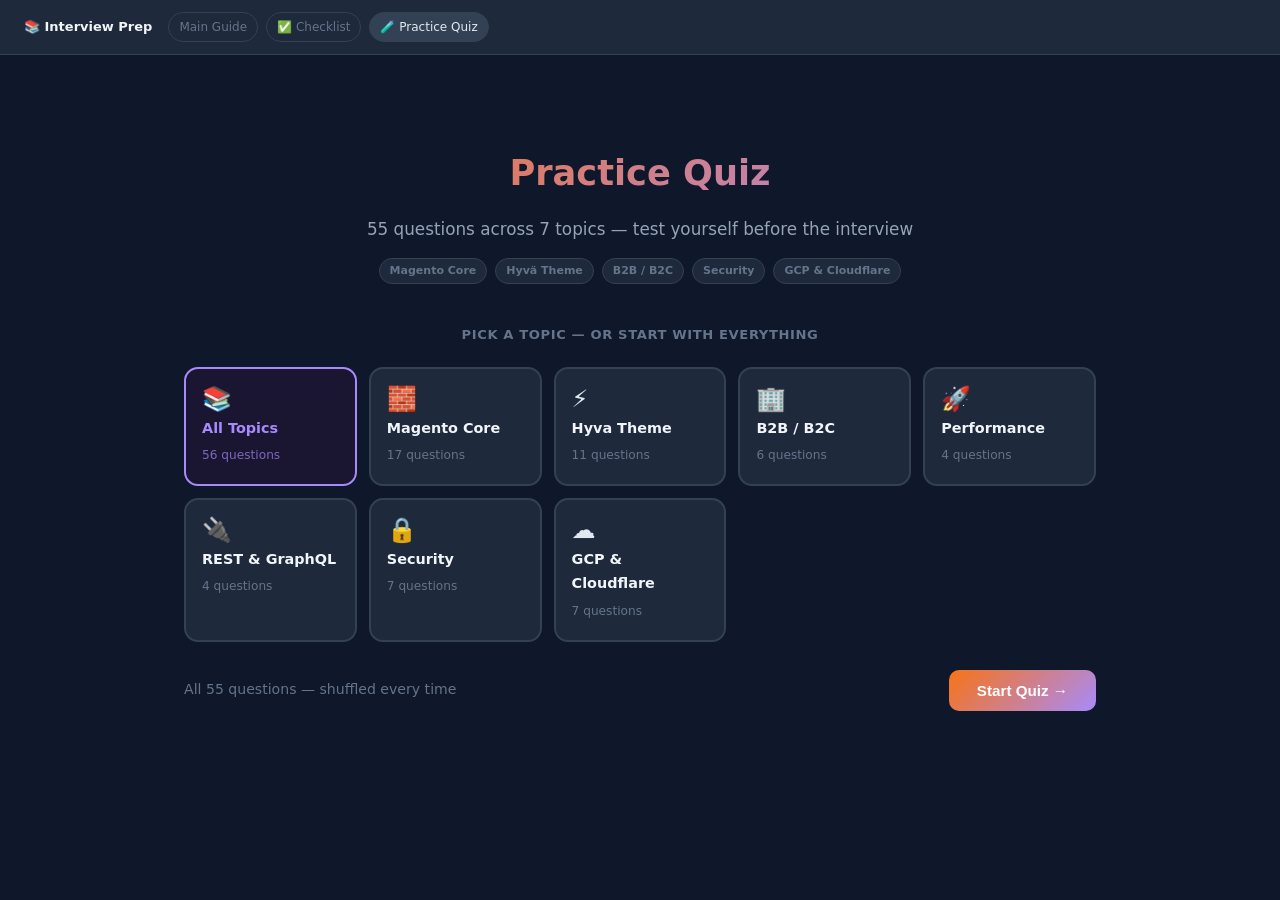
<file: quiz.html>
<!DOCTYPE html>
<html lang="en">
<head>
  <meta charset="UTF-8">
  <meta name="viewport" content="width=device-width, initial-scale=1.0">
  <link rel="icon" href="data:image/svg+xml,<svg xmlns='http://www.w3.org/2000/svg' viewBox='0 0 100 100'><text y='.9em' font-size='90'>🧠</text></svg>">
  <title>Practice Quiz — Interview Prep</title>
  <link rel="stylesheet" href="assets/css/shared.css">
  <link rel="stylesheet" href="assets/css/quiz.css">
</head>
<body>

<nav>
  <span class="logo">📚 Interview Prep</span>
  <a href="index.html">Main Guide</a>
  <a href="checklist.html">✅ Checklist</a>
  <a href="quiz.html" class="active">🧪 Practice Quiz</a>
</nav>

<div class="container">

  <div class="hero">
    <h1>Practice Quiz</h1>
    <p>55 questions across 7 topics — test yourself before the interview</p>
    <div class="hero-badges">
      <span class="badge">Magento Core</span>
      <span class="badge">Hyvä Theme</span>
      <span class="badge">B2B / B2C</span>
      <span class="badge">Security</span>
      <span class="badge">GCP &amp; Cloudflare</span>
    </div>
  </div>

  <!-- ===== START SCREEN ===== -->
  <div id="start-screen">
    <div class="start-label">Pick a topic — or start with everything</div>
    <div class="cat-grid" id="cat-grid"></div>
    <div class="start-footer">
      <div class="start-info" id="start-info">All 55 questions — shuffled every time</div>
      <button class="btn-start" onclick="startQuiz()">Start Quiz →</button>
    </div>
  </div>

  <!-- ===== QUIZ SCREEN ===== -->
  <div id="quiz-screen" style="display:none">
    <div class="qz-top">
      <div class="qz-progress-wrap">
        <div class="qz-progress-fill" id="qz-bar" style="width:0%"></div>
      </div>
      <div class="qz-meta">
        <span class="qz-badge" id="qz-badge"></span>
        <span class="qz-counter" id="qz-counter"></span>
      </div>
    </div>
    <div class="qz-card">
      <div class="qz-question" id="qz-question"></div>
      <div class="qz-options" id="qz-options"></div>
      <div class="qz-explain" id="qz-explain" style="display:none"></div>
    </div>
    <div class="qz-nav">
      <div class="qz-score-live" id="qz-score-live"></div>
      <button class="btn-next" id="btn-next" style="display:none" onclick="nextQuestion()">Next →</button>
    </div>
    <div class="kbd-hint">
      Press <kbd>1</kbd> <kbd>2</kbd> <kbd>3</kbd> <kbd>4</kbd> to pick an answer &nbsp;·&nbsp; <kbd>Enter</kbd> or <kbd>→</kbd> to advance
    </div>
  </div>

  <!-- ===== RESULT SCREEN ===== -->
  <div id="result-screen" style="display:none">
    <div class="res-hero">
      <div class="res-score-wrap">
        <div class="res-score-num" id="res-score-num"></div>
        <div class="res-score-sub">correct out of <span id="res-total"></span></div>
      </div>
      <div class="res-pct" id="res-pct"></div>
      <div class="res-msg" id="res-msg"></div>
    </div>
    <div class="res-breakdown" id="res-breakdown"></div>
    <div class="res-actions">
      <button class="btn-secondary" onclick="goToStart()">← Try Another Category</button>
      <button class="btn-primary" id="btn-retry" onclick="retryWrong()" style="display:none">Retry Wrong Answers</button>
    </div>
  </div>

</div>

<script src="assets/js/quiz.js"></script>
</body>
</html>
</file>
<file: assets/css/shared.css>
/* ── Reset ── */
* { box-sizing: border-box; margin: 0; padding: 0; }
body { font-family: 'Segoe UI', system-ui, sans-serif; background: #0f172a; color: #e2e8f0; line-height: 1.7; }

/* ── Nav ── */
nav { background: #1e293b; border-bottom: 1px solid #334155; padding: 12px 24px; position: sticky; top: 0; z-index: 100; display: flex; gap: 8px; flex-wrap: wrap; align-items: center; }
nav .logo { color: #f1f5f9; font-size: 13px; font-weight: 700; margin-right: 8px; }
nav a { color: #64748b; text-decoration: none; font-size: 12px; padding: 4px 10px; border-radius: 20px; border: 1px solid #334155; transition: all 0.2s; }
nav a:hover, nav a.active { background: #334155; color: #e2e8f0; }
nav .sep { color: #334155; }

/* ── Layout ── */
.container { max-width: 960px; margin: 0 auto; padding: 40px 24px; }

/* ── Hero ── */
.hero { text-align: center; padding: 48px 0 40px; }
.hero p { color: #94a3b8; margin-top: 12px; font-size: 1.05rem; }

/* ── Code ── */
pre, code { font-family: 'Fira Code', 'Cascadia Code', monospace; }
pre { background: #0f172a; border: 1px solid #334155; border-radius: 8px; padding: 16px; overflow-x: auto; font-size: 0.8rem; color: #a5f3fc; margin: 12px 0; line-height: 1.6; max-width: 100%; }
code { background: #0f172a; color: #a5f3fc; padding: 1px 6px; border-radius: 4px; font-size: 0.85em; word-break: break-all; }

/* ── Diagram ── */
.diagram { background: #0f172a; border: 1px solid #334155; border-radius: 10px; padding: 16px 20px; margin: 12px 0; font-family: monospace; font-size: 0.82rem; color: #7dd3fc; white-space: pre; overflow-x: auto; line-height: 1.6; max-width: 100%; }

/* ── Callout boxes ── */
.tip { background: #0c2a0c; border-left: 3px solid #4ade80; border-radius: 0 8px 8px 0; padding: 10px 14px; margin: 10px 0; }
.tip p { color: #86efac; font-size: 0.88rem; }
.tip strong { color: #4ade80; }
.warn { background: #2d1a00; border-left: 3px solid #fb923c; border-radius: 0 8px 8px 0; padding: 10px 14px; margin: 10px 0; }
.warn p { color: #fdba74; font-size: 0.88rem; }
.info { background: #0c1f3a; border-left: 3px solid #38bdf8; border-radius: 0 8px 8px 0; padding: 10px 14px; margin: 10px 0; }
.info p { color: #7dd3fc; font-size: 0.88rem; }

/* ── Table ── */
table { width: 100%; border-collapse: collapse; margin: 12px 0; font-size: 0.85rem; }
th { background: #0f172a; color: #64748b; padding: 10px 14px; text-align: left; font-size: 0.75rem; text-transform: uppercase; letter-spacing: 0.5px; border-bottom: 2px solid #334155; }
td { padding: 10px 14px; color: #cbd5e1; border-bottom: 1px solid #1e293b; vertical-align: top; }
tr:hover td { background: #1a2540; }

/* ── Grid ── */
.grid-2 { display: grid; grid-template-columns: 1fr 1fr; gap: 16px; }
.grid-2 > * { min-width: 0; }
@media (max-width: 620px) { .grid-2 { grid-template-columns: 1fr; } }
</file>
<file: assets/css/index.css>
/* ── Hero ── */
.hero { padding: 48px 0 40px; }
.hero h1 { font-size: 2.4rem; font-weight: 800; background: linear-gradient(135deg, #38bdf8, #818cf8); -webkit-background-clip: text; -webkit-text-fill-color: transparent; }
.badge { display: inline-block; background: #1e3a5f; color: #38bdf8; font-size: 11px; font-weight: 700; padding: 3px 10px; border-radius: 20px; border: 1px solid #1d4ed8; margin: 4px; }

/* ── Sections ── */
.section { margin-bottom: 48px; }
.section-header { display: flex; align-items: center; gap: 12px; margin-bottom: 20px; padding-bottom: 12px; border-bottom: 2px solid #1e293b; }
.section-icon { width: 40px; height: 40px; border-radius: 10px; display: flex; align-items: center; justify-content: center; font-size: 20px; flex-shrink: 0; }
.section-title { font-size: 1.4rem; font-weight: 700; color: #f1f5f9; }
.section-sub { color: #64748b; font-size: 0.85rem; margin-top: 2px; }
.ic-magento { background: #1e3a5f; }
.ic-hyva    { background: #2d1b69; }
.ic-b2b     { background: #2d1a1a; }
.ic-infra   { background: #1a2d2d; }
.ic-qa      { background: #1e293b; border: 1px solid #4ade80; }
.ic-proj    { background: #2a1f0a; }

/* ── Cards ── */
.card { background: #1e293b; border: 1px solid #334155; border-radius: 12px; padding: 20px 24px; margin-bottom: 16px; overflow-x: auto; }
.card h3 { color: #38bdf8; font-size: 1rem; font-weight: 700; margin-bottom: 10px; display: flex; align-items: center; gap: 8px; }
.card p, .card li { color: #cbd5e1; font-size: 0.9rem; }
.card ul, .card ol { padding-left: 20px; }
.card li { margin-bottom: 6px; }

/* ── Q&A accordion ── */
.qa { background: #1e293b; border: 1px solid #334155; border-radius: 12px; margin-bottom: 12px; overflow: hidden; }
.qa-q { padding: 16px 20px; cursor: pointer; display: flex; justify-content: space-between; align-items: flex-start; gap: 12px; }
.qa-q:hover { background: #263548; }
.qa-q-text { font-weight: 600; color: #e2e8f0; font-size: 0.95rem; }
.qa-q-tag { font-size: 10px; font-weight: 700; padding: 2px 8px; border-radius: 10px; flex-shrink: 0; margin-top: 2px; }
.tag-general   { background: #1e3a5f; color: #38bdf8; border: 1px solid #1d4ed8; }
.tag-technical { background: #1a2e1a; color: #4ade80; border: 1px solid #166534; }
.tag-hyva      { background: #2d1b69; color: #a78bfa; border: 1px solid #5b21b6; }
.tag-b2b       { background: #2d1a1a; color: #fb923c; border: 1px solid #9a3412; }
.tag-infra     { background: #1a2d2d; color: #2dd4bf; border: 1px solid #0f766e; }
.qa-arrow { color: #475569; font-size: 12px; flex-shrink: 0; padding-top: 3px; transition: transform 0.2s; }
.qa.open .qa-arrow { transform: rotate(180deg); }
.qa-a { display: none; padding: 0 20px 16px; border-top: 1px solid #263548; }
.qa.open .qa-a { display: block; }
.qa-a p, .qa-a li { color: #94a3b8; font-size: 0.88rem; margin-top: 8px; }
.qa-a ul, .qa-a ol { padding-left: 20px; }
.qa-a li { margin-bottom: 5px; }
.qa-a strong { color: #cbd5e1; }
.qa-a .answer-label { color: #4ade80; font-size: 11px; font-weight: 700; text-transform: uppercase; letter-spacing: 0.5px; margin-top: 12px; margin-bottom: 4px; }

/* ── TOC grid ── */
.toc-grid { display: grid; grid-template-columns: repeat(3, 1fr); gap: 10px; margin-top: 16px; }
@media (max-width: 600px) { .toc-grid { grid-template-columns: 1fr 1fr; } }
.toc-item { background: #1e293b; border: 1px solid #334155; border-radius: 8px; padding: 12px; text-align: center; text-decoration: none; transition: all 0.2s; }
.toc-item:hover { border-color: #38bdf8; background: #0c1f3a; }
.toc-item .toc-icon { font-size: 1.5rem; margin-bottom: 4px; }
.toc-item .toc-label { color: #94a3b8; font-size: 0.78rem; font-weight: 600; }

/* ── Project badges ── */
.project-badge { display: inline-block; font-size: 10px; font-weight: 700; padding: 2px 8px; border-radius: 4px; margin: 2px; }
.pb-sgd { background: #1e3a5f; color: #38bdf8; }
.pb-gem { background: #1a2e1a; color: #4ade80; }
.pb-sat { background: #2d1b69; color: #a78bfa; }

/* ── Checklist section ── */
.progress-section { background: #1e293b; border: 1px solid #334155; border-radius: 12px; padding: 20px 24px; margin-bottom: 32px; }
.progress-section h3 { color: #94a3b8; font-size: 0.85rem; font-weight: 700; text-transform: uppercase; letter-spacing: 0.5px; margin-bottom: 16px; }
.checklist-item { display: flex; align-items: center; gap: 10px; padding: 6px 0; cursor: pointer; }
.checklist-item input[type="checkbox"] { width: 16px; height: 16px; cursor: pointer; accent-color: #38bdf8; }
.checklist-item label { color: #cbd5e1; font-size: 0.9rem; cursor: pointer; }
.checklist-item.done label { text-decoration: line-through; color: #475569; }
</file>
<file: assets/css/checklist.css>
/* ── Hero ── */
.hero { padding: 40px 0 32px; }
.hero h1 { font-size: 2rem; font-weight: 800; background: linear-gradient(135deg, #4ade80, #38bdf8); -webkit-background-clip: text; -webkit-text-fill-color: transparent; }

/* ── Topic body text defaults ── */
h4 { color: #38bdf8; font-size: 0.88rem; font-weight: 700; margin: 16px 0 8px; text-transform: uppercase; letter-spacing: 0.4px; }
p { color: #94a3b8; font-size: 0.9rem; margin-bottom: 8px; }
p strong { color: #cbd5e1; }
ul, ol { padding-left: 20px; margin-bottom: 10px; }
li { color: #94a3b8; font-size: 0.9rem; margin-bottom: 5px; }
li strong { color: #cbd5e1; }

/* ── Topic accordion ── */
.topic { background: #1e293b; border: 1px solid #334155; border-radius: 14px; margin-bottom: 20px; overflow: hidden; }
.topic-header { padding: 18px 22px; cursor: pointer; display: flex; align-items: flex-start; gap: 14px; transition: background 0.15s; }
.topic-header:hover { background: #263548; }
.topic-num { width: 28px; height: 28px; border-radius: 50%; display: flex; align-items: center; justify-content: center; font-size: 12px; font-weight: 800; flex-shrink: 0; margin-top: 1px; }
.topic-title { flex: 1; }
.topic-title h3 { font-size: 0.97rem; font-weight: 700; color: #f1f5f9; }
.topic-title p { font-size: 0.8rem; color: #64748b; margin-top: 2px; }
.topic-status { display: flex; align-items: center; gap: 8px; flex-shrink: 0; }
.done-btn { background: transparent; border: 1px solid #334155; color: #64748b; font-size: 11px; font-weight: 700; padding: 3px 10px; border-radius: 20px; cursor: pointer; transition: all 0.2s; }
.done-btn:hover { border-color: #4ade80; color: #4ade80; }
.topic.checked .done-btn { background: #0c2a0c; border-color: #4ade80; color: #4ade80; }
.topic.checked .topic-title h3 { color: #475569; }
.chevron { color: #475569; font-size: 11px; padding-top: 1px; transition: transform 0.2s; }
.topic.open .chevron { transform: rotate(180deg); }
.topic-body { display: none; padding: 0 22px 20px; border-top: 1px solid #263548; }
.topic.open .topic-body { display: block; }

/* ── Say box ── */
.say { background: #1a1a2e; border-left: 3px solid #a78bfa; border-radius: 0 8px 8px 0; padding: 10px 14px; margin: 10px 0; }
.say-label { font-size: 10px; font-weight: 800; color: #a78bfa; text-transform: uppercase; letter-spacing: 0.5px; margin-bottom: 4px; }
.say p { color: #c4b5fd; font-size: 0.88rem; font-style: italic; margin: 0; }

/* ── Progress bar ── */
.progress-bar-wrap { background: #0f172a; border: 1px solid #334155; border-radius: 12px; padding: 16px 20px; margin-bottom: 28px; }
.progress-bar-wrap p { color: #64748b; font-size: 0.8rem; margin-bottom: 8px; }
.bar-bg { background: #1e293b; border-radius: 99px; height: 8px; }
.bar-fill { background: linear-gradient(90deg, #4ade80, #38bdf8); height: 8px; border-radius: 99px; transition: width 0.4s ease; }
.bar-label { color: #94a3b8; font-size: 0.82rem; margin-top: 6px; }

/* ── Topic number color themes ── */
.n1  .topic-num { background: #1e3a5f; color: #38bdf8; }
.n2  .topic-num { background: #2d1b69; color: #a78bfa; }
.n3  .topic-num { background: #1a2e1a; color: #4ade80; }
.n4  .topic-num { background: #2d1a1a; color: #fb923c; }
.n5  .topic-num { background: #1a2d2d; color: #2dd4bf; }
.n6  .topic-num { background: #2d1b69; color: #e879f9; }
.n7  .topic-num { background: #2d1a1a; color: #f97316; }
.n8  .topic-num { background: #1e3a5f; color: #60a5fa; }
.n9  .topic-num { background: #1a2d2d; color: #34d399; }
.n10 .topic-num { background: #2a1f0a; color: #fbbf24; }
.n11 .topic-num { background: #2d1a1a; color: #f87171; }
.n12 .topic-num { background: #1a2e1a; color: #86efac; }
.n13 .topic-num { background: #1e3a5f; color: #93c5fd; }
.n14 .topic-num { background: #2d1b69; color: #c4b5fd; }
.n15 .topic-num { background: #0c2a0c; color: #4ade80; }
</file>
<file: assets/css/quiz.css>
/* ── Hero ── */
.hero h1 {
  font-size: 2.2rem;
  font-weight: 800;
  background: linear-gradient(135deg, #f97316, #a78bfa);
  -webkit-background-clip: text;
  -webkit-text-fill-color: transparent;
}
.hero-badges { margin-top: 14px; display: flex; flex-wrap: wrap; gap: 8px; justify-content: center; }
.badge {
  background: #1e293b;
  border: 1px solid #334155;
  color: #64748b;
  font-size: 11px;
  font-weight: 600;
  padding: 3px 10px;
  border-radius: 20px;
}

/* ── Start screen ── */
.start-label {
  text-align: center;
  color: #64748b;
  font-size: 0.82rem;
  font-weight: 600;
  text-transform: uppercase;
  letter-spacing: 0.6px;
  margin-bottom: 20px;
}
.cat-grid {
  display: grid;
  grid-template-columns: repeat(auto-fill, minmax(170px, 1fr));
  gap: 12px;
  margin-bottom: 28px;
}
.cat-card {
  background: #1e293b;
  border: 2px solid #334155;
  border-radius: 14px;
  padding: 18px 16px;
  cursor: pointer;
  transition: all 0.18s;
  display: flex;
  flex-direction: column;
  gap: 5px;
}
.cat-card:hover { border-color: #475569; background: #263548; transform: translateY(-2px); }
.cat-card.selected { border-color: var(--cat-color, #a78bfa); background: var(--cat-bg, #1a1530); }
.cat-icon { font-size: 1.5rem; line-height: 1; }
.cat-name { font-size: 0.9rem; font-weight: 700; color: #f1f5f9; }
.cat-count { font-size: 0.76rem; color: #64748b; }
.cat-card.selected .cat-name { color: var(--cat-color, #a78bfa); }
.cat-card.selected .cat-count { color: var(--cat-color, #a78bfa); opacity: 0.7; }

/* Category color variables */
.cat-all     { --cat-color: #a78bfa; --cat-bg: #1a1530; }
.cat-magento { --cat-color: #38bdf8; --cat-bg: #0d1f35; }
.cat-hyva    { --cat-color: #e879f9; --cat-bg: #200d24; }
.cat-b2b     { --cat-color: #fb923c; --cat-bg: #1e1008; }
.cat-perf    { --cat-color: #4ade80; --cat-bg: #0a1e0a; }
.cat-api     { --cat-color: #2dd4bf; --cat-bg: #071a1a; }
.cat-sec     { --cat-color: #f87171; --cat-bg: #1e0a0a; }
.cat-infra   { --cat-color: #fbbf24; --cat-bg: #1a1205; }

.start-footer {
  display: flex;
  align-items: center;
  justify-content: space-between;
  gap: 16px;
  flex-wrap: wrap;
  margin-bottom: 40px;
}
.start-info { color: #64748b; font-size: 0.88rem; }
.btn-start {
  background: linear-gradient(135deg, #f97316, #a78bfa);
  color: #fff;
  font-size: 0.95rem;
  font-weight: 700;
  padding: 12px 28px;
  border: none;
  border-radius: 10px;
  cursor: pointer;
  transition: opacity 0.2s, transform 0.15s;
  white-space: nowrap;
}
.btn-start:hover { opacity: 0.88; transform: translateY(-1px); }

/* ── Quiz screen ── */
.qz-top { margin-bottom: 18px; }
.qz-progress-wrap {
  height: 5px;
  background: #1e293b;
  border-radius: 99px;
  overflow: hidden;
  margin-bottom: 12px;
}
.qz-progress-fill {
  height: 5px;
  background: linear-gradient(90deg, #f97316, #a78bfa);
  border-radius: 99px;
  transition: width 0.35s ease;
  min-width: 4px;
}
.qz-meta { display: flex; align-items: center; justify-content: space-between; }
.qz-badge {
  font-size: 11px;
  font-weight: 700;
  padding: 4px 12px;
  border-radius: 20px;
  text-transform: uppercase;
  letter-spacing: 0.4px;
  background: var(--cat-bg, #1e293b);
  color: var(--cat-color, #64748b);
  border: 1px solid var(--cat-color, #334155);
}
.qz-counter { color: #64748b; font-size: 0.85rem; font-weight: 600; }

.qz-card {
  background: #1e293b;
  border: 1px solid #334155;
  border-radius: 16px;
  padding: 28px;
  margin-bottom: 16px;
}
.qz-question {
  font-size: 1.05rem;
  font-weight: 600;
  color: #f1f5f9;
  line-height: 1.65;
  margin-bottom: 22px;
}

/* Options */
.qz-options { display: flex; flex-direction: column; gap: 10px; }
.opt-btn {
  background: #0f172a;
  border: 2px solid #334155;
  border-radius: 10px;
  padding: 12px 16px;
  color: #cbd5e1;
  font-size: 0.9rem;
  text-align: left;
  cursor: pointer;
  transition: all 0.15s;
  display: flex;
  align-items: flex-start;
  gap: 12px;
  font-family: inherit;
  line-height: 1.5;
}
.opt-btn:hover:not(:disabled) {
  border-color: #475569;
  background: #1a2540;
  color: #e2e8f0;
}
.opt-btn:disabled { cursor: default; }
.opt-label {
  width: 24px;
  height: 24px;
  border-radius: 6px;
  background: #1e293b;
  border: 1px solid #334155;
  display: flex;
  align-items: center;
  justify-content: center;
  font-size: 11px;
  font-weight: 800;
  color: #64748b;
  flex-shrink: 0;
  margin-top: 1px;
  transition: all 0.15s;
}
.opt-text { flex: 1; }

/* Answer feedback states */
.opt-btn.correct { background: #0c2a0c; border-color: #4ade80; }
.opt-btn.correct .opt-label { background: #4ade80; border-color: #4ade80; color: #0c2a0c; }
.opt-btn.correct .opt-text { color: #86efac; }

.opt-btn.wrong { background: #2d1a1a; border-color: #f87171; }
.opt-btn.wrong .opt-label { background: #f87171; border-color: #f87171; color: #2d1a1a; }
.opt-btn.wrong .opt-text { color: #fca5a5; }

.opt-btn.show-answer { background: #0c2a0c; border-color: #4ade80; border-style: dashed; }
.opt-btn.show-answer .opt-label { border-color: #4ade80; color: #4ade80; }
.opt-btn.show-answer .opt-text { color: #4ade80; }

/* Explanation */
.qz-explain {
  background: #1a1a2e;
  border-left: 3px solid #a78bfa;
  border-radius: 0 10px 10px 0;
  padding: 12px 16px;
  margin-top: 16px;
}
.qz-explain-label {
  font-size: 10px;
  font-weight: 800;
  color: #a78bfa;
  text-transform: uppercase;
  letter-spacing: 0.5px;
  margin-bottom: 5px;
}
.qz-explain p { color: #c4b5fd; font-size: 0.88rem; margin: 0; line-height: 1.6; }

/* Quiz nav */
.qz-nav {
  display: flex;
  align-items: center;
  justify-content: space-between;
  margin-bottom: 16px;
  min-height: 44px;
}
.qz-score-live { color: #64748b; font-size: 0.85rem; }
.qz-score-live strong { color: #4ade80; }
.btn-next {
  background: #1e293b;
  border: 2px solid #334155;
  color: #e2e8f0;
  font-size: 0.9rem;
  font-weight: 700;
  padding: 10px 22px;
  border-radius: 10px;
  cursor: pointer;
  transition: all 0.15s;
  font-family: inherit;
}
.btn-next:hover { border-color: #4ade80; color: #4ade80; }

.kbd-hint {
  text-align: center;
  color: #334155;
  font-size: 0.76rem;
  margin-bottom: 32px;
}
kbd {
  background: #1e293b;
  border: 1px solid #334155;
  border-radius: 4px;
  padding: 1px 5px;
  font-size: 10px;
  color: #475569;
  font-family: inherit;
}

/* ── Result screen ── */
.res-hero { text-align: center; padding: 40px 0 32px; }
.res-score-wrap { margin-bottom: 14px; }
.res-score-num {
  font-size: 5rem;
  font-weight: 900;
  background: linear-gradient(135deg, #4ade80, #38bdf8);
  -webkit-background-clip: text;
  -webkit-text-fill-color: transparent;
  line-height: 1;
}
.res-score-sub { color: #64748b; font-size: 0.85rem; margin-top: 6px; }
.res-pct { font-size: 2rem; font-weight: 800; margin-bottom: 10px; }
.res-msg { color: #94a3b8; font-size: 0.95rem; max-width: 480px; margin: 0 auto; }

.res-breakdown {
  background: #1e293b;
  border: 1px solid #334155;
  border-radius: 14px;
  padding: 22px 24px;
  margin: 24px 0;
}
.res-breakdown h3 {
  color: #64748b;
  font-size: 0.73rem;
  font-weight: 700;
  text-transform: uppercase;
  letter-spacing: 0.6px;
  margin-bottom: 18px;
}
.breakdown-row {
  display: flex;
  align-items: center;
  gap: 14px;
  margin-bottom: 14px;
}
.breakdown-row:last-child { margin-bottom: 0; }
.breakdown-cat { width: 150px; color: #94a3b8; font-size: 0.84rem; flex-shrink: 0; }
.breakdown-bar-wrap { flex: 1; height: 8px; background: #0f172a; border-radius: 99px; overflow: hidden; }
.breakdown-bar { height: 8px; border-radius: 99px; transition: width 0.6s ease; min-width: 4px; }
.breakdown-nums { color: #64748b; font-size: 0.8rem; width: 44px; text-align: right; flex-shrink: 0; }

.res-actions {
  display: flex;
  gap: 12px;
  flex-wrap: wrap;
  justify-content: center;
  margin-bottom: 48px;
}
.btn-secondary {
  background: transparent;
  border: 2px solid #334155;
  color: #94a3b8;
  font-size: 0.88rem;
  font-weight: 600;
  padding: 10px 20px;
  border-radius: 10px;
  cursor: pointer;
  transition: all 0.15s;
  font-family: inherit;
}
.btn-secondary:hover { border-color: #475569; color: #e2e8f0; }
.btn-primary {
  background: linear-gradient(135deg, #f97316, #a78bfa);
  color: #fff;
  font-size: 0.88rem;
  font-weight: 700;
  padding: 10px 20px;
  border: none;
  border-radius: 10px;
  cursor: pointer;
  transition: opacity 0.2s;
  font-family: inherit;
}
.btn-primary:hover { opacity: 0.88; }

/* ── Responsive ── */
@media (max-width: 560px) {
  .cat-grid { grid-template-columns: repeat(2, 1fr); }
  .qz-card { padding: 18px; }
  .qz-question { font-size: 0.97rem; }
  .res-score-num { font-size: 3.5rem; }
  .breakdown-cat { width: 110px; font-size: 0.78rem; }
  .start-footer { flex-direction: column; align-items: stretch; text-align: center; }
}
</file>
